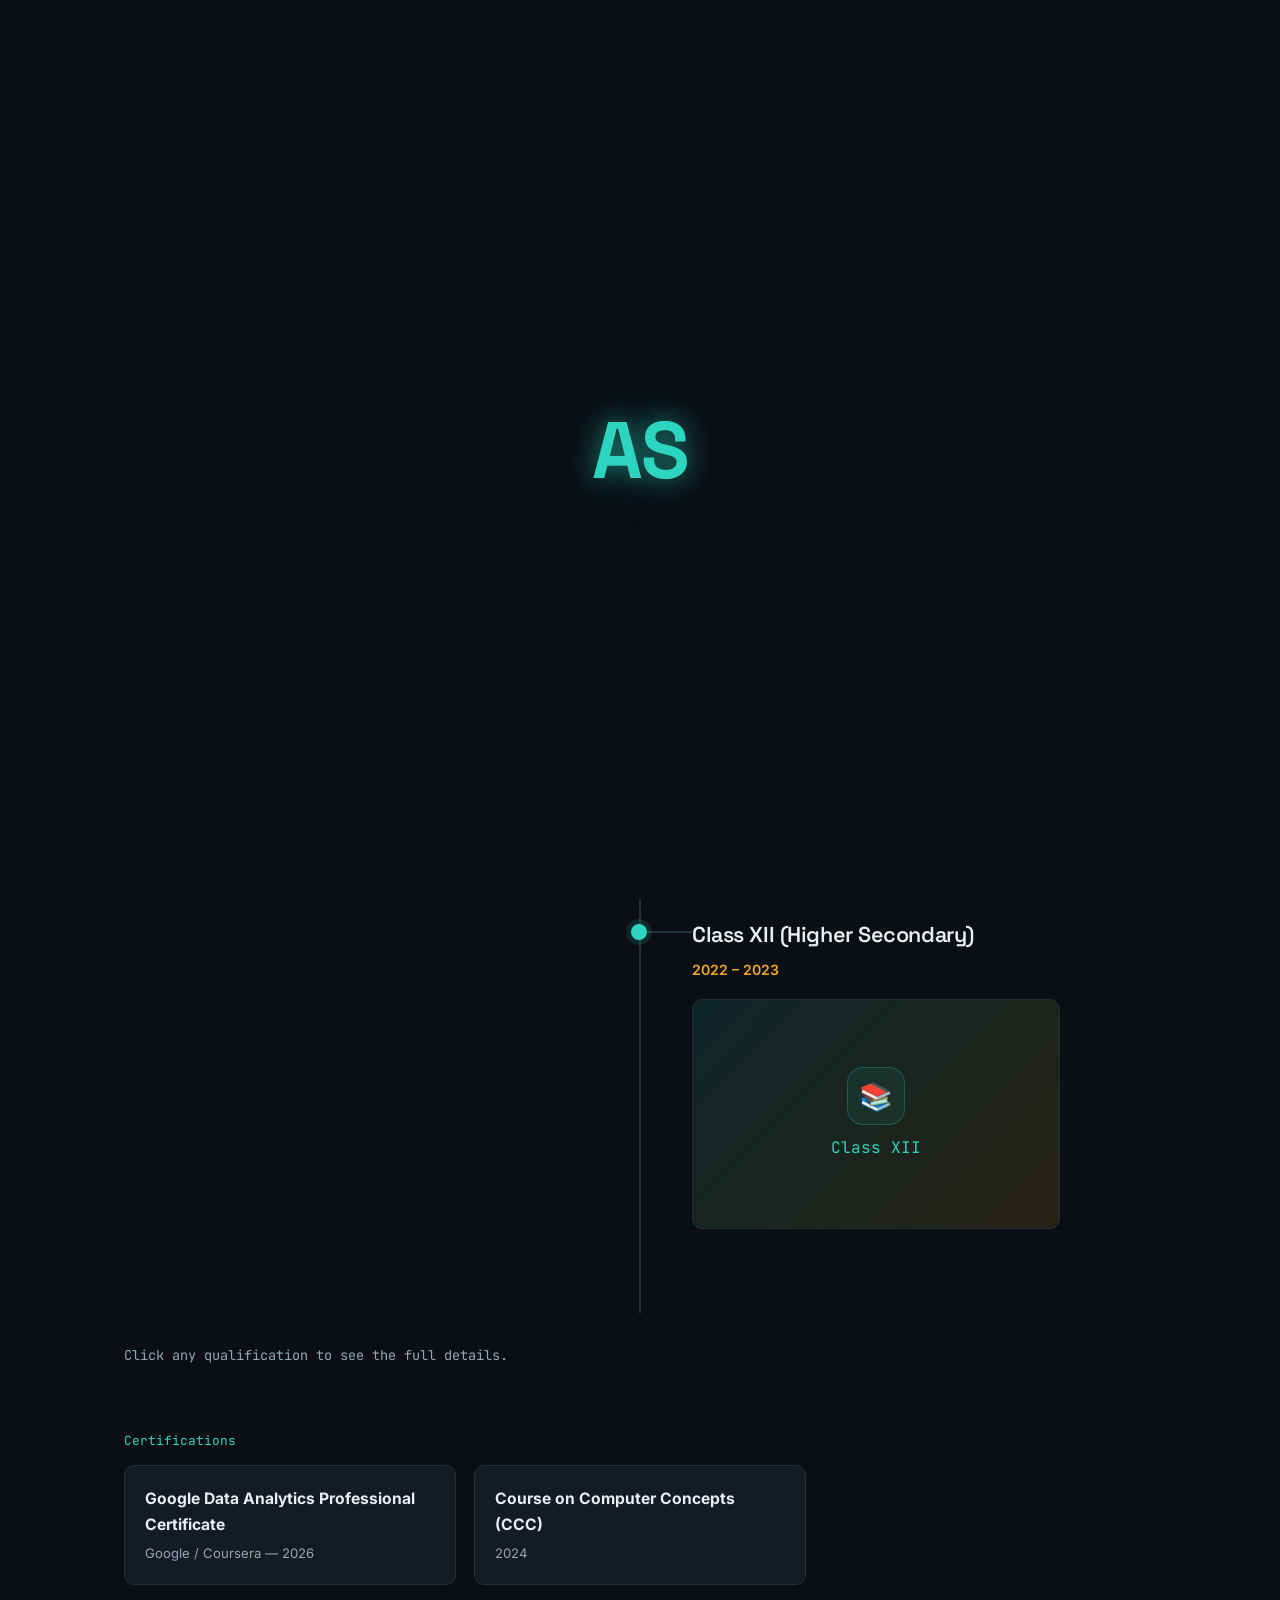
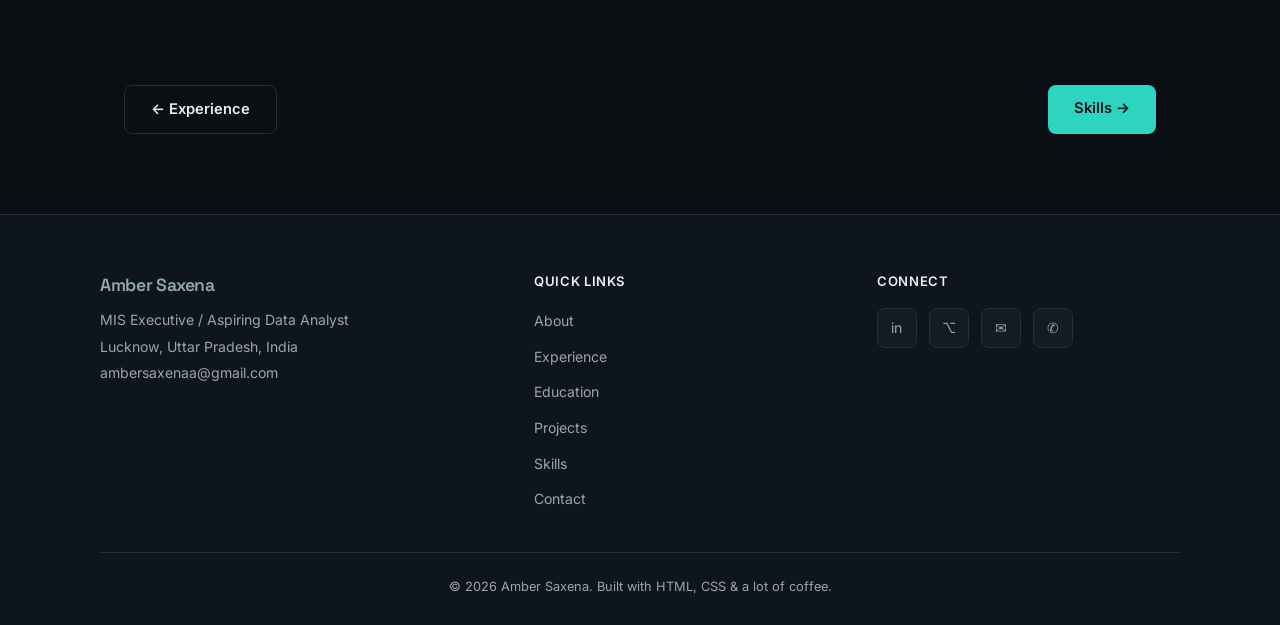
<file: education.html>
<!DOCTYPE html>
<html lang="en">
<head>
<meta charset="UTF-8">
<meta name="viewport" content="width=device-width, initial-scale=1.0">
<title>Education | Amber Saxena</title>
<link rel="preconnect" href="https://fonts.googleapis.com">
<link rel="preconnect" href="https://fonts.gstatic.com" crossorigin>
<link href="https://fonts.googleapis.com/css2?family=Space+Grotesk:wght@400;500;600;700&family=Inter:wght@400;500;600;700&family=JetBrains+Mono:wght@400;500&display=swap" rel="stylesheet">
<link rel="stylesheet" href="style.css?v=48">
</head>
<body class="page-loading">

<div class="preloader" id="preloader"><span class="preloader-logo">AS</span></div>
<script>if(sessionStorage.getItem("as_preloader_shown")){document.getElementById("preloader").classList.add("hide");}</script>

<div class="scroll-progress" id="scrollProgress"></div>
<div class="cursor-glow" id="cursorGlow"></div>
<header class="nav" id="nav">
  <a href="index.html" class="nav-logo">AS<span>.</span></a>
  <nav class="nav-links" id="navLinks">
    <a href="index.html">Home</a>
    <a href="experience.html">Experience</a>
    <a href="education.html" class="active">Education</a>
    <a href="skills.html">Skills</a>
    <a href="projects.html">Projects</a>
    <a href="index.html#contact" class="nav-cta">Let's Connect</a>
  </nav>
  <button class="nav-toggle" id="navToggle" aria-label="Toggle menu">
    <span></span><span></span><span></span>
  </button>
</header>

<section class="page-hero">
  <p class="section-eyebrow reveal-up" style="--d:0s">Academic foundation</p>
  <h1 class="reveal-up" style="--d:.1s">Education</h1>
  <p class="page-hero-desc reveal-up" style="--d:.2s">
    The coursework and academic path behind the skills on this site.
  </p>
</section>

<section class="section">
  <div class="timeline-center">

    <!-- Education 1 — LEFT -->
    <div class="timeline-center-item left reveal edu-timeline-item" data-edu="edu1" tabindex="0" role="button" aria-label="Open BCA education details">
      <div class="timeline-center-dot"></div>
      <div class="timeline-center-content">
        <h3>Bachelor of Computer Applications (BCA)</h3>
        <p class="timeline-date-big">2025 – Present</p>
        <div class="timeline-thumb-big tilt-el" data-tag="">
          <div class="education-thumb-content">
            <div class="education-icon">🎓</div>
            <span class="education-thumb-label">BCA</span>
          </div>
        </div>
      </div>
    </div>

    <!-- Education 2 — RIGHT -->
    <div class="timeline-center-item right reveal edu-timeline-item" data-edu="edu2" tabindex="0" role="button" aria-label="Open Class XII education details">
      <div class="timeline-center-dot"></div>
      <div class="timeline-center-content">
        <h3>Class XII (Higher Secondary)</h3>
        <p class="timeline-date-big">2022 – 2023</p>
        <div class="timeline-thumb-big tilt-el" data-tag="">
          <div class="education-thumb-content">
            <div class="education-icon">📚</div>
            <span class="education-thumb-label">Class XII</span>
          </div>
        </div>
      </div>
    </div>

  </div>

  <p class="projects-note">Click any qualification to see the full details.</p>

  <div class="cert-block reveal">
    <p class="stack-label">Certifications</p>
    <div class="cert-grid">
      <div class="cert-card">
        <h4>Google Data Analytics Professional Certificate</h4>
        <p>Google / Coursera — 2026</p>
      </div>
      <div class="cert-card">
        <h4>Course on Computer Concepts (CCC)</h4>
        <p>2024</p>
      </div>
    </div>
  </div>
</section>

<section class="page-nav-footer reveal">
  <a href="experience.html" class="btn btn-ghost">← Experience</a>
  <a href="skills.html" class="btn btn-primary">Skills →</a>
</section>

<footer class="footer">
  <div class="footer-grid">
    <div class="footer-brand">
      <h3>Amber Saxena</h3>
      <p>MIS Executive / Aspiring Data Analyst</p>
      <p>Lucknow, Uttar Pradesh, India</p>
      <p><a href="mailto:ambersaxenaa@gmail.com">ambersaxenaa@gmail.com</a></p>
    </div>
    <div class="footer-col">
      <h4>Quick Links</h4>
      <ul>
        <li><a href="index.html#about">About</a></li>
        <li><a href="experience.html">Experience</a></li>
        <li><a href="education.html">Education</a></li>
        <li><a href="projects.html">Projects</a></li>
        <li><a href="skills.html">Skills</a></li>
        <li><a href="index.html#contact">Contact</a></li>
      </ul>
    </div>
    <div class="footer-col">
      <h4>Connect</h4>
      <div class="footer-social">
        <a href="https://www.linkedin.com/in/amber--saxena" target="_blank" rel="noopener" class="social-btn" aria-label="LinkedIn">in</a>
        <a href="https://github.com/Amber-Saxenaa" target="_blank" rel="noopener" class="social-btn" aria-label="GitHub">⌥</a>
        <a href="https://mail.google.com/mail/?view=cm&fs=1&to=ambersaxenaa%40gmail.com&su=Portfolio%20Contact" class="social-btn" aria-label="Email" target="_blank" rel="noopener noreferrer">✉</a>
        <a href="https://wa.me/916392905853" target="_blank" rel="noopener" class="social-btn" aria-label="WhatsApp">✆</a>
      </div>
    </div>
  </div>
  <div class="footer-bottom">
    <p>© <span id="year"></span> Amber Saxena. Built with HTML, CSS &amp; a lot of coffee.</p>
  </div>
</footer>

<!-- EDUCATION DETAIL MODAL -->

<script src="script.js?v=9"></script>
<script src="card-interactions.js?v=2"></script>
<script>
/* Unified portfolio card interactions
   Makes Home, Experience, Projects and Education cards behave consistently.
*/
(() => {
  const details = {
    exp1: {
      type: 'Experience', icon: '◈', tag: 'NOW',
      title: "Dellish Baker's | MIS Executive",
      meta: 'Apr 2025 – Present',
      description: 'Current MIS role focused on turning operational data into reporting and dashboards that support day-to-day business decisions.',
      points: ['MIS reporting and recurring operational reporting workflows.', 'Working with Excel, dashboards and structured business data.', 'Translating raw information into clear, decision-ready reporting.']
    },
    exp2: {
      type: 'Experience', icon: '◈', tag: '2024',
      title: 'Know Finity | MIS Executive',
      meta: 'Aug 2024 – Apr 2025',
      description: 'MIS experience centered on reporting, data handling and building a stronger foundation in business analytics.',
      points: ['Prepared and worked with structured MIS reports.', 'Used spreadsheet-based analysis to organize operational data.', 'Built practical experience connecting data with business reporting.']
    },
    exp3: {
      type: 'Experience', icon: '◈', tag: '2024',
      title: 'Grow Enterprises | MIS Executive',
      meta: 'Nov 2024 – Dec 2024',
      description: 'A hands-on MIS experience that added practical exposure to reporting and operational data workflows.',
      points: ['Worked with business data and recurring reporting tasks.', 'Strengthened practical spreadsheet and MIS skills.', 'Gained additional exposure to real-world reporting requirements.']
    },
    edu1: {
      type: 'Education', icon: 'EDU', tag: 'BCA',
      title: 'Bachelor of Computer Applications (BCA)',
      meta: 'Amity University • 2025 – Present',
      description: 'Pursuing BCA alongside professional MIS and data analytics work, building on a foundation already applied in real reporting and dashboard projects.',
      points: ['Building a stronger foundation in programming and computer applications.', 'Developing skills that complement Excel, Power BI, SQL and Python work.', 'Applying academic learning through practical dashboards, reporting and analytics projects.']
    },
    edu2: {
      type: 'Education', icon: 'EDU', tag: 'XII',
      title: 'Class XII (Higher Secondary)',
      meta: 'Your School • 2022 – 2023',
      description: 'Completed higher secondary education and built the academic foundation that led into the current BCA and analytics journey.',
      points: ['Higher secondary academic foundation completed in 2022 – 2023.', 'Academic background as represented on the portfolio.', 'Built the foundation for continued learning in technology and data.']
    },
    proj1: {
      type: 'Project', icon: 'PRJ', tag: 'RET',
      title: 'Store Performance Analytics Dashboard', meta: 'Excel • Power BI',
      description: 'A dashboard project focused on turning store-level performance data into a clear view of business KPIs and trends.',
      points: ['Built around store performance and operational KPIs.', 'Uses Excel and Power BI for analysis and visualization.', 'Designed to make performance patterns easier to review and act on.']
    },
    proj2: {
      type: 'Project', icon: 'PRJ', tag: 'HR',
      title: 'HR Analytics Dashboard', meta: 'Excel • Power BI',
      description: 'An HR-focused dashboard concept for organizing people data into useful metrics and management views.',
      points: ['Uses Excel and Power BI for reporting and visualization.', 'Structures HR information into readable KPI views.', 'Designed to support quick comparison and trend review.']
    },
    proj3: {
      type: 'Project', icon: 'PRJ', tag: 'DASH',
      title: 'Interactive Sales Dashboard', meta: 'Power BI • DAX',
      description: 'An interactive sales reporting project using Power BI and DAX to turn sales data into dynamic business insights.',
      points: ['Built with Power BI and DAX.', 'Uses interactive reporting to explore sales performance.', 'Focuses on KPI visibility, comparisons and trend analysis.']
    },
    proj4: {
      type: 'Project', icon: 'PRJ', tag: 'ML',
      title: 'Prediction Model (Beginner ML)', meta: 'Python • Scikit-learn',
      description: 'A beginner machine-learning project using Python and Scikit-learn to explore predictive modeling.',
      points: ['Uses Python for data preparation and modeling.', 'Introduces a practical Scikit-learn workflow.', 'Designed as an entry point into applied machine learning.']
    },
    proj5: {
      type: 'Project', icon: 'PRJ', tag: 'TS',
      title: 'Time Series Forecasting', meta: 'Tools to be added',
      description: 'A planned project slot for a forecasting workflow using time-based data.',
      points: ['Project slot is already part of the portfolio structure.', 'Tools and final implementation can be added as the project is built.', 'Intended to demonstrate forecasting and trend analysis.']
    },
    proj6: {
      type: 'Project', icon: 'PRJ', tag: 'SEG',
      title: 'Customer Segmentation', meta: 'Tools to be added',
      description: 'A planned analytics project for grouping customers into meaningful segments based on their data.',
      points: ['Project slot is already part of the portfolio structure.', 'Tools and final implementation can be added later.', 'Intended to demonstrate customer analytics and segmentation.']
    },
    proj7: {
      type: 'Project', icon: 'PRJ', tag: 'ETL',
      title: 'Web Scraping / ETL Pipeline', meta: 'Tools to be added',
      description: 'A planned data-engineering style project for collecting, transforming and preparing data for analysis.',
      points: ['Project slot is already part of the portfolio structure.', 'Tools and final implementation can be added later.', 'Intended to demonstrate practical ETL and data preparation.']
    }
  };

  const cards = document.querySelectorAll('.carousel-card[data-exp], .carousel-card[data-proj], .carousel-card[data-edu], .timeline-center-item[data-exp], .timeline-center-item[data-proj], .edu-timeline-item[data-edu]');
  if (!cards.length) return;

  // Prevent the older generic modal from leaving a second overlay behind our unified modal.
  const closeLegacyModal = () => {
    const legacy = document.getElementById('detailModal');
    if (legacy) {
      legacy.classList.remove('open');
      legacy.setAttribute('aria-hidden', 'true');
    }
  };

  let modal = document.getElementById('portfolioDetailModal');
  if (!modal) {
    modal = document.createElement('div');
    modal.className = 'portfolio-detail-modal';
    modal.id = 'portfolioDetailModal';
    modal.setAttribute('aria-hidden', 'true');
    modal.innerHTML = `
      <div class="portfolio-detail-inner" role="dialog" aria-modal="true" aria-labelledby="portfolioDetailTitle">
        <button class="portfolio-detail-back" type="button" aria-label="Close details">← Back</button>
        <div class="portfolio-detail-grid">
          <div class="portfolio-detail-visual" id="portfolioDetailVisual"></div>
          <div class="portfolio-detail-copy">
            <span class="portfolio-detail-type" id="portfolioDetailType"></span>
            <h2 id="portfolioDetailTitle"></h2>
            <p class="portfolio-detail-meta" id="portfolioDetailMeta"></p>
            <p class="portfolio-detail-description" id="portfolioDetailDescription"></p>
            <ul class="portfolio-detail-list" id="portfolioDetailList"></ul>
          </div>
        </div>
      </div>`;
    document.body.appendChild(modal);
  }

  const back = modal.querySelector('.portfolio-detail-back');
  const visual = modal.querySelector('#portfolioDetailVisual');
  const type = modal.querySelector('#portfolioDetailType');
  const title = modal.querySelector('#portfolioDetailTitle');
  const meta = modal.querySelector('#portfolioDetailMeta');
  const desc = modal.querySelector('#portfolioDetailDescription');
  const list = modal.querySelector('#portfolioDetailList');
  let timers = [];
  let previousFocus = null;

  const stopTyping = () => { timers.forEach(clearTimeout); timers = []; };
  const typeText = (el, text, speed, delay) => {
    const token = document.createElement('span');
    const caret = document.createElement('span');
    token.className = 'portfolio-typewriter';
    caret.className = 'portfolio-caret';
    el.innerHTML = '';
    el.append(token, caret);
    let i = 0;
    const run = () => {
      token.textContent = text.slice(0, i++);
      if (i <= text.length) timers.push(setTimeout(run, speed));
      else caret.remove();
    };
    timers.push(setTimeout(run, delay));
  };

  const open = (key, card) => {
    const d = details[key];
    if (!d) return;
    closeLegacyModal();
    previousFocus = card || document.activeElement;
    stopTyping();
    type.textContent = d.type;
    visual.innerHTML = `<span class="portfolio-detail-icon">${d.icon}</span><span class="portfolio-detail-tag">${d.tag}</span>`;
    list.innerHTML = '';
    modal.classList.add('open');
    modal.setAttribute('aria-hidden', 'false');
    document.body.style.overflow = 'hidden';

    typeText(title, d.title, 24, 90);
    typeText(meta, d.meta, 17, 600);
    typeText(desc, d.description, 10, 980);

    d.points.forEach((point, i) => {
      const li = document.createElement('li');
      li.textContent = point;
      li.style.opacity = '0';
      li.style.transform = 'translateY(8px)';
      list.appendChild(li);
      timers.push(setTimeout(() => {
        li.style.opacity = '1';
        li.style.transform = 'translateY(0)';
      }, 1450 + i * 220));
    });
    setTimeout(() => back.focus(), 80);
  };

  const close = () => {
    modal.classList.remove('open');
    modal.setAttribute('aria-hidden', 'true');
    document.body.style.overflow = '';
    stopTyping();
    if (previousFocus && typeof previousFocus.focus === 'function') previousFocus.focus();
  };

  cards.forEach(card => {
    const key = card.dataset.exp || card.dataset.proj || card.dataset.edu;
    card.classList.add('portfolio-clickable');
    card.setAttribute('aria-label', `Open ${details[key]?.title || 'details'}`);
    card.addEventListener('click', e => { e.preventDefault(); e.stopPropagation(); open(key, card); });
    card.addEventListener('keydown', e => {
      if (e.key === 'Enter' || e.key === ' ') {
        e.preventDefault();
        e.stopPropagation();
        open(key, card);
      }
    });
  });

  back.addEventListener('click', close);
  modal.addEventListener('click', e => { if (e.target === modal) close(); });
  document.addEventListener('keydown', e => { if (e.key === 'Escape' && modal.classList.contains('open')) close(); });
})();

</script>
  <script src="drag-swipe.js?v=2"></script>
</body>
</html>
</file>
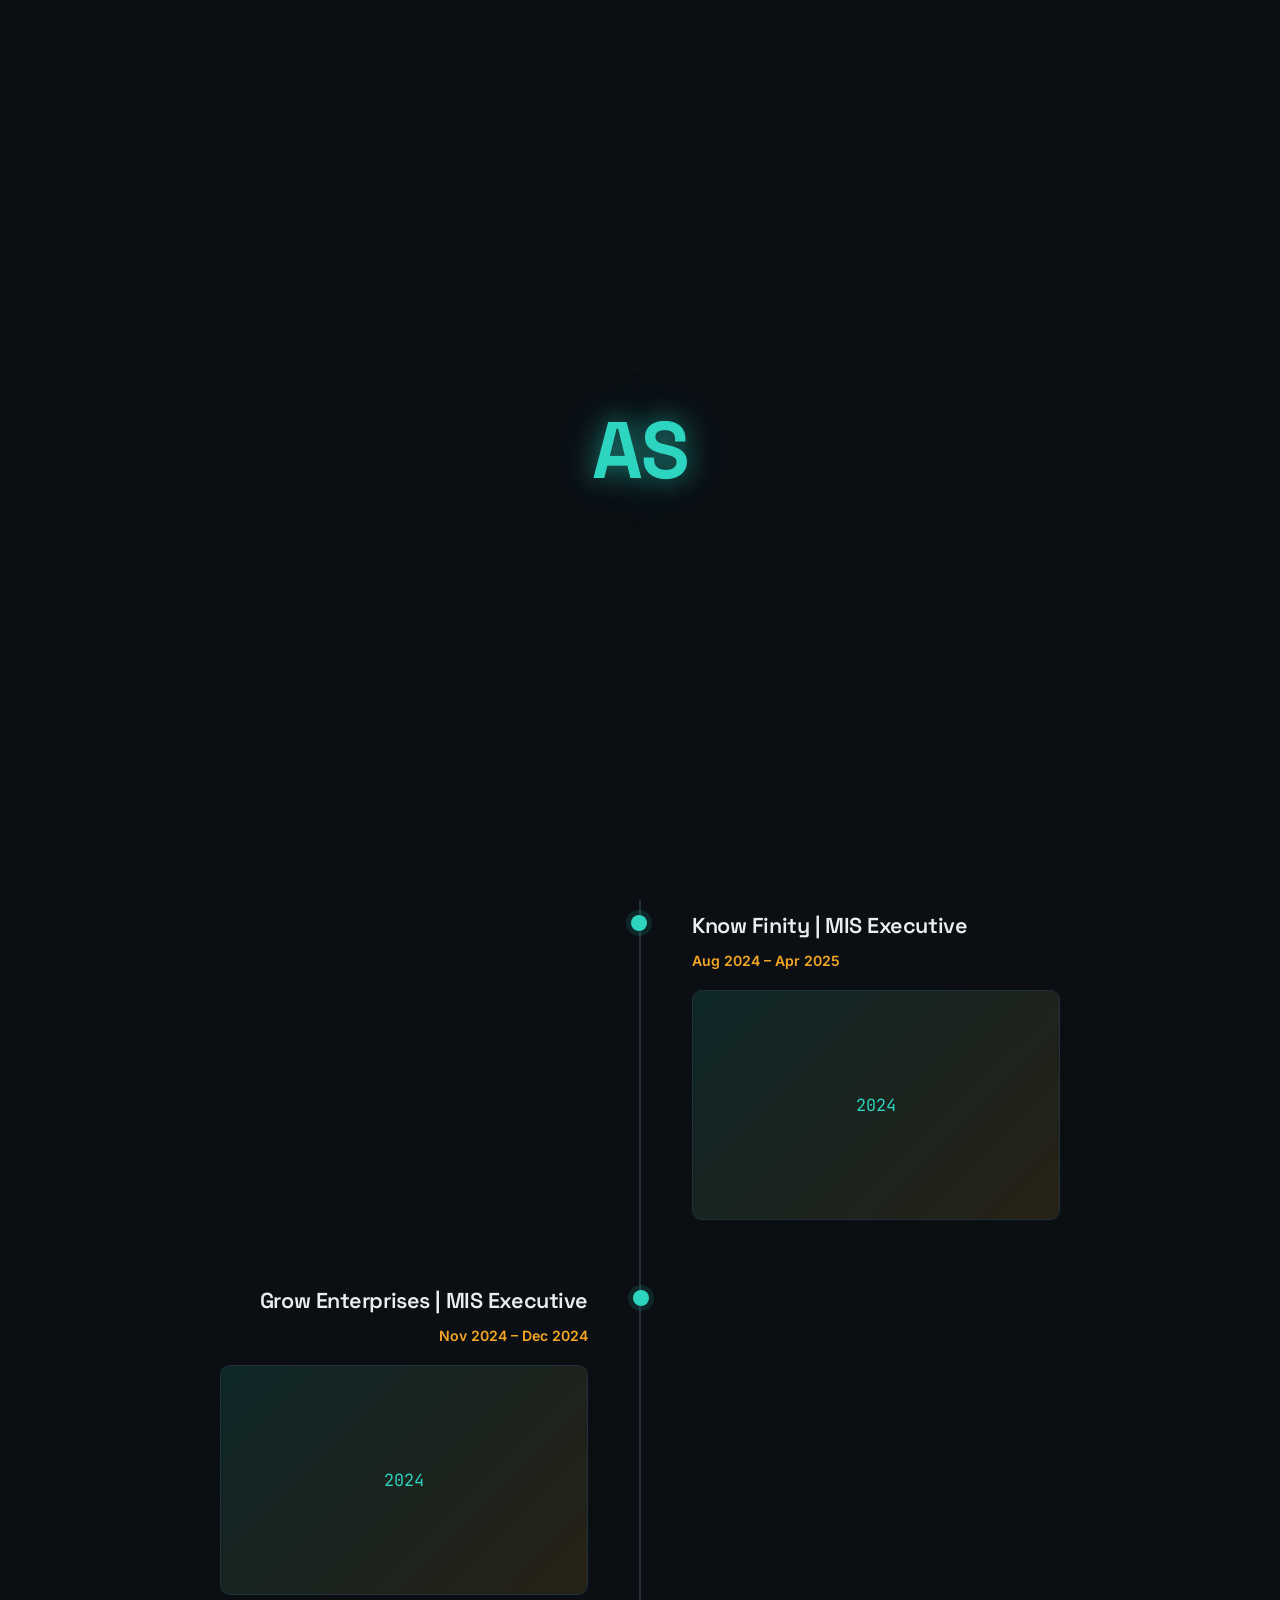
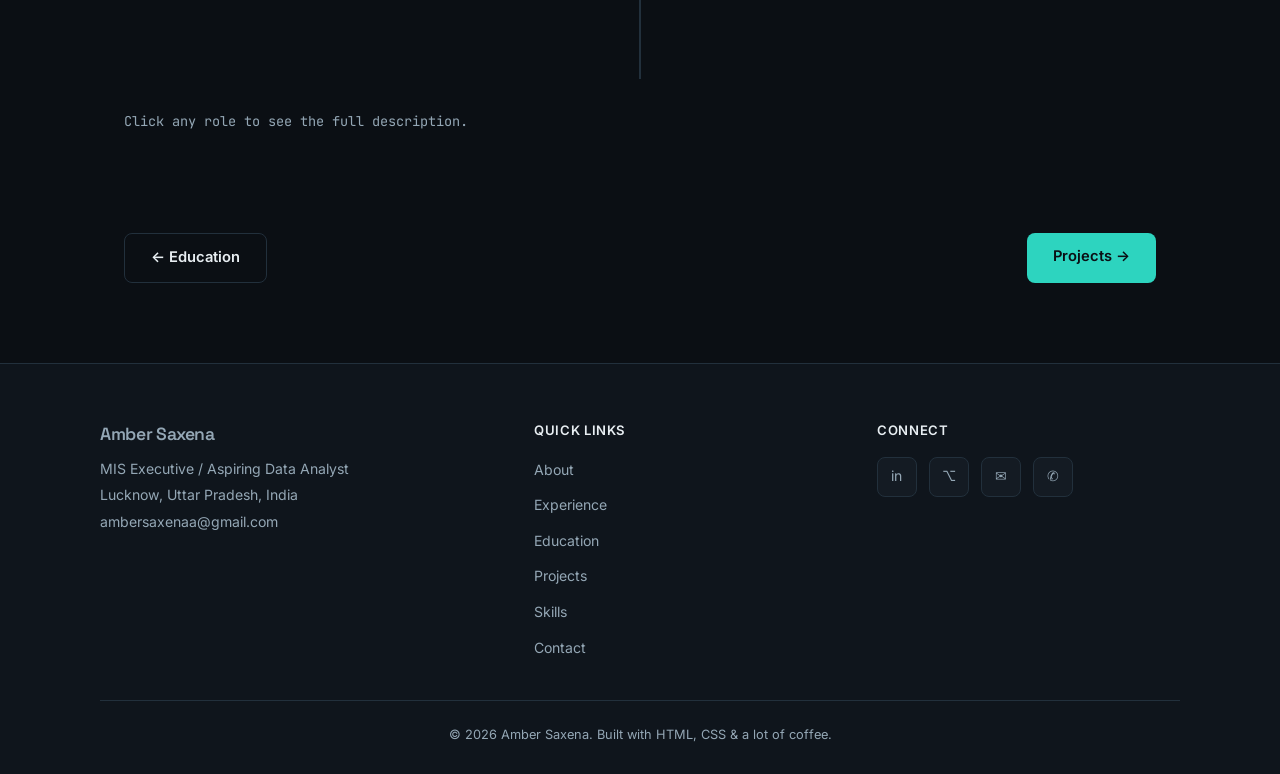
<file: experience.html>
<!DOCTYPE html>
<html lang="en">
<head>
<meta charset="UTF-8">
<meta name="viewport" content="width=device-width, initial-scale=1.0">
<title>Experience | Amber Saxena</title>
<link rel="preconnect" href="https://fonts.googleapis.com">
<link rel="preconnect" href="https://fonts.gstatic.com" crossorigin>
<link href="https://fonts.googleapis.com/css2?family=Space+Grotesk:wght@400;500;600;700&family=Inter:wght@400;500;600;700&family=JetBrains+Mono:wght@400;500&display=swap" rel="stylesheet">
<link rel="stylesheet" href="style.css?v=50">
<style>
</style>
</head>
<body class="page-loading">

<div class="preloader" id="preloader"><span class="preloader-logo">AS</span></div>
<script>if(sessionStorage.getItem("as_preloader_shown")){document.getElementById("preloader").classList.add("hide");}</script>

<div class="scroll-progress" id="scrollProgress"></div>



<div class="cursor-glow" id="cursorGlow"></div>
<header class="nav" id="nav">
  <a href="index.html" class="nav-logo">AS<span>.</span></a>
  <nav class="nav-links" id="navLinks">
    <a href="index.html">Home</a>
    <a href="experience.html" class="active">Experience</a>
    <a href="education.html">Education</a>
    <a href="skills.html">Skills</a>
    <a href="projects.html">Projects</a>
    <a href="index.html#contact" class="nav-cta">Let's Connect</a>
  </nav>
  <button class="nav-toggle" id="navToggle" aria-label="Toggle menu">
    <span></span><span></span><span></span>
  </button>
</header>

<section class="page-hero">
  <p class="section-eyebrow reveal-up" style="--d:0s">Where I've applied what I'm learning</p>
  <h1 class="reveal-up" style="--d:.1s">Experience</h1>
  <p class="page-hero-desc reveal-up" style="--d:.2s">
    Internships, freelance work, and hands-on projects that took me past tutorials
    and into real data.
  </p>
</section>

<section class="section timeline-section">
<div class="timeline-center">
    <div class="timeline-center-item left reveal" data-exp="exp1" tabindex="0" role="button">
      <div class="timeline-center-dot"></div>
      <div class="timeline-center-content">
        <h3>Dellish Baker's | MIS Executive</h3>
        <p class="timeline-date-big">Apr 2025 – Present</p>
        <div class="timeline-thumb-big tilt-el" data-tag="Now"></div>
      </div>
    </div>

    <div class="timeline-center-item right reveal" data-exp="exp2" tabindex="0" role="button">
      <div class="timeline-center-dot"></div>
      <div class="timeline-center-content">
        <h3>Know Finity | MIS Executive</h3>
        <p class="timeline-date-big">Aug 2024 – Apr 2025</p>
        <div class="timeline-thumb-big tilt-el" data-tag="2024"></div>
      </div>
    </div>

    <div class="timeline-center-item left reveal" data-exp="exp3" tabindex="0" role="button">
      <div class="timeline-center-dot"></div>
      <div class="timeline-center-content">
        <h3>Grow Enterprises | MIS Executive</h3>
        <p class="timeline-date-big">Nov 2024 – Dec 2024</p>
        <div class="timeline-thumb-big tilt-el" data-tag="2024"></div>
      </div>
    </div>
  </div>
  <p class="projects-note">Click any role to see the full description.</p>
</section>

<section class="page-nav-footer reveal">
  <a href="education.html" class="btn btn-ghost">← Education</a>
  <a href="projects.html" class="btn btn-primary">Projects →</a>
</section>

<div class="image-lightbox" id="imageLightbox" aria-hidden="true">
  <div class="image-lightbox-inner" id="lightboxInner"></div>
</div>

<div class="detail-modal" id="detailModal">
  <div class="detail-modal-inner">
    <button class="detail-back" id="detailBack">← Back</button>
    <div class="detail-content" id="detailContent"></div>
  </div>
</div>

<footer class="footer">
  <div class="footer-grid">
    <div class="footer-brand">
      <h3>Amber Saxena</h3>
      <p>MIS Executive / Aspiring Data Analyst</p>
      <p>Lucknow, Uttar Pradesh, India</p>
      <p><a href="mailto:ambersaxenaa@gmail.com">ambersaxenaa@gmail.com</a></p>
    </div>
    <div class="footer-col">
      <h4>Quick Links</h4>
      <ul>
        <li><a href="index.html#about">About</a></li>
        <li><a href="experience.html">Experience</a></li>
        <li><a href="education.html">Education</a></li>
        <li><a href="projects.html">Projects</a></li>
        <li><a href="skills.html">Skills</a></li>
        <li><a href="index.html#contact">Contact</a></li>
      </ul>
    </div>
    <div class="footer-col">
      <h4>Connect</h4>
      <div class="footer-social">
        <a href="https://www.linkedin.com/in/amber--saxena" target="_blank" rel="noopener" class="social-btn" aria-label="LinkedIn">in</a>
        <a href="https://github.com/Amber-Saxenaa" target="_blank" rel="noopener" class="social-btn" aria-label="GitHub">⌥</a>
        <a href="https://mail.google.com/mail/?view=cm&fs=1&to=ambersaxenaa%40gmail.com&su=Portfolio%20Contact" class="social-btn" aria-label="Email" target="_blank" rel="noopener noreferrer">✉</a>
        <a href="https://wa.me/916392905853" target="_blank" rel="noopener" class="social-btn" aria-label="WhatsApp">✆</a>
      </div>
    </div>
  </div>
  <div class="footer-bottom">
    <p>© <span id="year"></span> Amber Saxena. Built with HTML, CSS &amp; a lot of coffee.</p>
  </div>
</footer>

<script src="script.js?v=9"></script>
<script src="card-interactions.js?v=2"></script>
<script>
/* Unified portfolio card interactions
   Makes Home, Experience, Projects and Education cards behave consistently.
*/
(() => {
  const details = {
    exp1: {
      type: 'Experience', icon: '◈', tag: 'NOW',
      title: "Dellish Baker's | MIS Executive",
      meta: 'Apr 2025 – Present',
      description: 'Current MIS role focused on turning operational data into reporting and dashboards that support day-to-day business decisions.',
      points: ['MIS reporting and recurring operational reporting workflows.', 'Working with Excel, dashboards and structured business data.', 'Translating raw information into clear, decision-ready reporting.']
    },
    exp2: {
      type: 'Experience', icon: '◈', tag: '2024',
      title: 'Know Finity | MIS Executive',
      meta: 'Aug 2024 – Apr 2025',
      description: 'MIS experience centered on reporting, data handling and building a stronger foundation in business analytics.',
      points: ['Prepared and worked with structured MIS reports.', 'Used spreadsheet-based analysis to organize operational data.', 'Built practical experience connecting data with business reporting.']
    },
    exp3: {
      type: 'Experience', icon: '◈', tag: '2024',
      title: 'Grow Enterprises | MIS Executive',
      meta: 'Nov 2024 – Dec 2024',
      description: 'A hands-on MIS experience that added practical exposure to reporting and operational data workflows.',
      points: ['Worked with business data and recurring reporting tasks.', 'Strengthened practical spreadsheet and MIS skills.', 'Gained additional exposure to real-world reporting requirements.']
    },
    edu1: {
      type: 'Education', icon: 'EDU', tag: 'BCA',
      title: 'Bachelor of Computer Applications (BCA)',
      meta: 'Amity University • 2025 – Present',
      description: 'Pursuing BCA alongside professional MIS and data analytics work, building on a foundation already applied in real reporting and dashboard projects.',
      points: ['Building a stronger foundation in programming and computer applications.', 'Developing skills that complement Excel, Power BI, SQL and Python work.', 'Applying academic learning through practical dashboards, reporting and analytics projects.']
    },
    edu2: {
      type: 'Education', icon: 'EDU', tag: 'XII',
      title: 'Class XII (Higher Secondary)',
      meta: 'Your School • 2022 – 2023',
      description: 'Completed higher secondary education and built the academic foundation that led into the current BCA and analytics journey.',
      points: ['Higher secondary academic foundation completed in 2022 – 2023.', 'Academic background as represented on the portfolio.', 'Built the foundation for continued learning in technology and data.']
    },
    proj1: {
      type: 'Project', icon: 'PRJ', tag: 'RET',
      title: 'Store Performance Analytics Dashboard', meta: 'Excel • Power BI',
      description: 'A dashboard project focused on turning store-level performance data into a clear view of business KPIs and trends.',
      points: ['Built around store performance and operational KPIs.', 'Uses Excel and Power BI for analysis and visualization.', 'Designed to make performance patterns easier to review and act on.']
    },
    proj2: {
      type: 'Project', icon: 'PRJ', tag: 'HR',
      title: 'HR Analytics Dashboard', meta: 'Excel • Power BI',
      description: 'An HR-focused dashboard concept for organizing people data into useful metrics and management views.',
      points: ['Uses Excel and Power BI for reporting and visualization.', 'Structures HR information into readable KPI views.', 'Designed to support quick comparison and trend review.']
    },
    proj3: {
      type: 'Project', icon: 'PRJ', tag: 'DASH',
      title: 'Interactive Sales Dashboard', meta: 'Power BI • DAX',
      description: 'An interactive sales reporting project using Power BI and DAX to turn sales data into dynamic business insights.',
      points: ['Built with Power BI and DAX.', 'Uses interactive reporting to explore sales performance.', 'Focuses on KPI visibility, comparisons and trend analysis.']
    },
    proj4: {
      type: 'Project', icon: 'PRJ', tag: 'ML',
      title: 'Prediction Model (Beginner ML)', meta: 'Python • Scikit-learn',
      description: 'A beginner machine-learning project using Python and Scikit-learn to explore predictive modeling.',
      points: ['Uses Python for data preparation and modeling.', 'Introduces a practical Scikit-learn workflow.', 'Designed as an entry point into applied machine learning.']
    },
    proj5: {
      type: 'Project', icon: 'PRJ', tag: 'TS',
      title: 'Time Series Forecasting', meta: 'Tools to be added',
      description: 'A planned project slot for a forecasting workflow using time-based data.',
      points: ['Project slot is already part of the portfolio structure.', 'Tools and final implementation can be added as the project is built.', 'Intended to demonstrate forecasting and trend analysis.']
    },
    proj6: {
      type: 'Project', icon: 'PRJ', tag: 'SEG',
      title: 'Customer Segmentation', meta: 'Tools to be added',
      description: 'A planned analytics project for grouping customers into meaningful segments based on their data.',
      points: ['Project slot is already part of the portfolio structure.', 'Tools and final implementation can be added later.', 'Intended to demonstrate customer analytics and segmentation.']
    },
    proj7: {
      type: 'Project', icon: 'PRJ', tag: 'ETL',
      title: 'Web Scraping / ETL Pipeline', meta: 'Tools to be added',
      description: 'A planned data-engineering style project for collecting, transforming and preparing data for analysis.',
      points: ['Project slot is already part of the portfolio structure.', 'Tools and final implementation can be added later.', 'Intended to demonstrate practical ETL and data preparation.']
    }
  };

  const cards = document.querySelectorAll('.carousel-card[data-exp], .carousel-card[data-proj], .carousel-card[data-edu], .timeline-center-item[data-exp], .timeline-center-item[data-proj], .edu-timeline-item[data-edu]');
  if (!cards.length) return;

  // Prevent the older generic modal from leaving a second overlay behind our unified modal.
  const closeLegacyModal = () => {
    const legacy = document.getElementById('detailModal');
    if (legacy) {
      legacy.classList.remove('open');
      legacy.setAttribute('aria-hidden', 'true');
    }
  };

  let modal = document.getElementById('portfolioDetailModal');
  if (!modal) {
    modal = document.createElement('div');
    modal.className = 'portfolio-detail-modal';
    modal.id = 'portfolioDetailModal';
    modal.setAttribute('aria-hidden', 'true');
    modal.innerHTML = `
      <div class="portfolio-detail-inner" role="dialog" aria-modal="true" aria-labelledby="portfolioDetailTitle">
        <button class="portfolio-detail-back" type="button" aria-label="Close details">← Back</button>
        <div class="portfolio-detail-grid">
          <div class="portfolio-detail-visual" id="portfolioDetailVisual"></div>
          <div class="portfolio-detail-copy">
            <span class="portfolio-detail-type" id="portfolioDetailType"></span>
            <h2 id="portfolioDetailTitle"></h2>
            <p class="portfolio-detail-meta" id="portfolioDetailMeta"></p>
            <p class="portfolio-detail-description" id="portfolioDetailDescription"></p>
            <ul class="portfolio-detail-list" id="portfolioDetailList"></ul>
          </div>
        </div>
      </div>`;
    document.body.appendChild(modal);
  }

  const back = modal.querySelector('.portfolio-detail-back');
  const visual = modal.querySelector('#portfolioDetailVisual');
  const type = modal.querySelector('#portfolioDetailType');
  const title = modal.querySelector('#portfolioDetailTitle');
  const meta = modal.querySelector('#portfolioDetailMeta');
  const desc = modal.querySelector('#portfolioDetailDescription');
  const list = modal.querySelector('#portfolioDetailList');
  let timers = [];
  let previousFocus = null;

  const stopTyping = () => { timers.forEach(clearTimeout); timers = []; };
  const typeText = (el, text, speed, delay) => {
    const token = document.createElement('span');
    const caret = document.createElement('span');
    token.className = 'portfolio-typewriter';
    caret.className = 'portfolio-caret';
    el.innerHTML = '';
    el.append(token, caret);
    let i = 0;
    const run = () => {
      token.textContent = text.slice(0, i++);
      if (i <= text.length) timers.push(setTimeout(run, speed));
      else caret.remove();
    };
    timers.push(setTimeout(run, delay));
  };

  const open = (key, card) => {
    const d = details[key];
    if (!d) return;
    closeLegacyModal();
    previousFocus = card || document.activeElement;
    stopTyping();
    type.textContent = d.type;
    visual.innerHTML = `<span class="portfolio-detail-icon">${d.icon}</span><span class="portfolio-detail-tag">${d.tag}</span>`;
    list.innerHTML = '';
    modal.classList.add('open');
    modal.setAttribute('aria-hidden', 'false');
    document.body.style.overflow = 'hidden';

    typeText(title, d.title, 24, 90);
    typeText(meta, d.meta, 17, 600);
    typeText(desc, d.description, 10, 980);

    d.points.forEach((point, i) => {
      const li = document.createElement('li');
      li.textContent = point;
      li.style.opacity = '0';
      li.style.transform = 'translateY(8px)';
      list.appendChild(li);
      timers.push(setTimeout(() => {
        li.style.opacity = '1';
        li.style.transform = 'translateY(0)';
      }, 1450 + i * 220));
    });
    setTimeout(() => back.focus(), 80);
  };

  const close = () => {
    modal.classList.remove('open');
    modal.setAttribute('aria-hidden', 'true');
    document.body.style.overflow = '';
    stopTyping();
    if (previousFocus && typeof previousFocus.focus === 'function') previousFocus.focus();
  };

  cards.forEach(card => {
    const key = card.dataset.exp || card.dataset.proj || card.dataset.edu;
    card.classList.add('portfolio-clickable');
    card.setAttribute('aria-label', `Open ${details[key]?.title || 'details'}`);
    card.addEventListener('click', e => { e.preventDefault(); e.stopPropagation(); open(key, card); });
    card.addEventListener('keydown', e => {
      if (e.key === 'Enter' || e.key === ' ') {
        e.preventDefault();
        e.stopPropagation();
        open(key, card);
      }
    });
  });

  back.addEventListener('click', close);
  modal.addEventListener('click', e => { if (e.target === modal) close(); });
  document.addEventListener('keydown', e => { if (e.key === 'Escape' && modal.classList.contains('open')) close(); });
})();

</script>
  <script src="drag-swipe.js?v=2"></script>

<script>
</script>
</body>
</html>
</file>
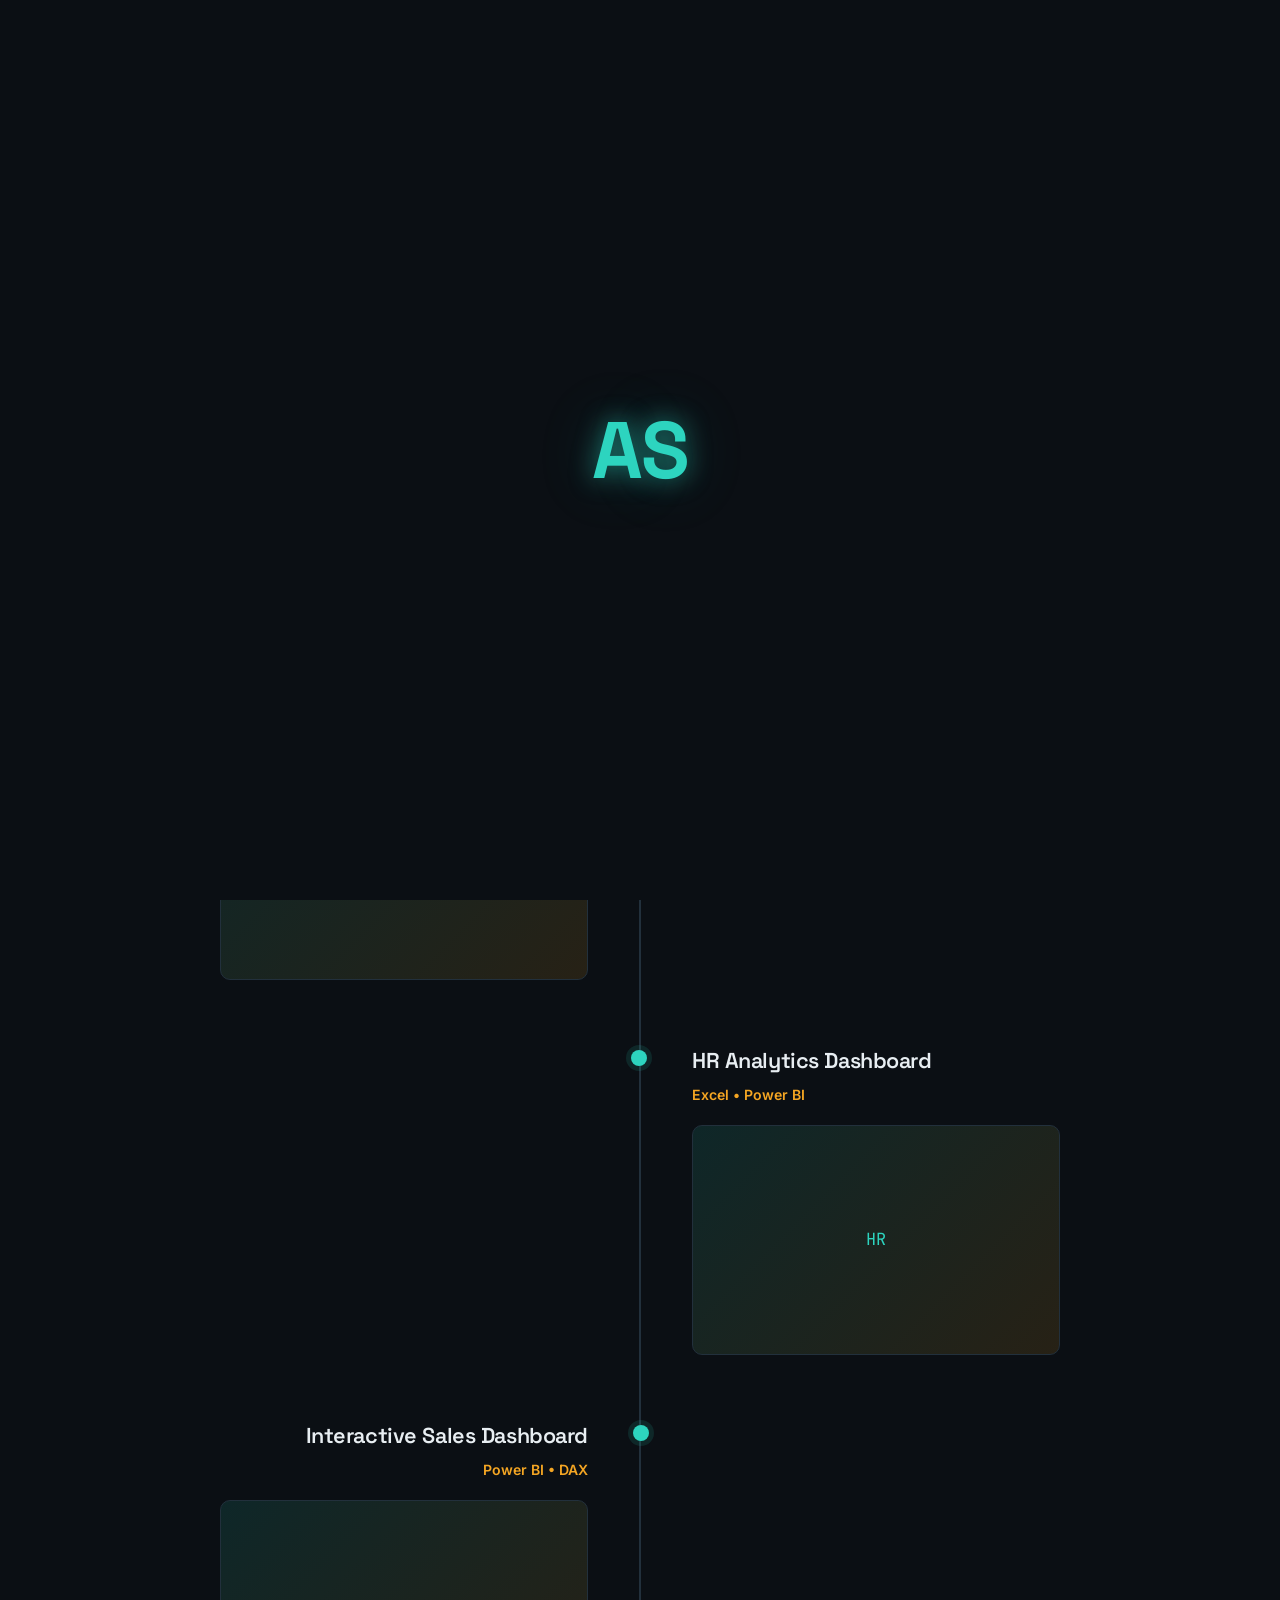
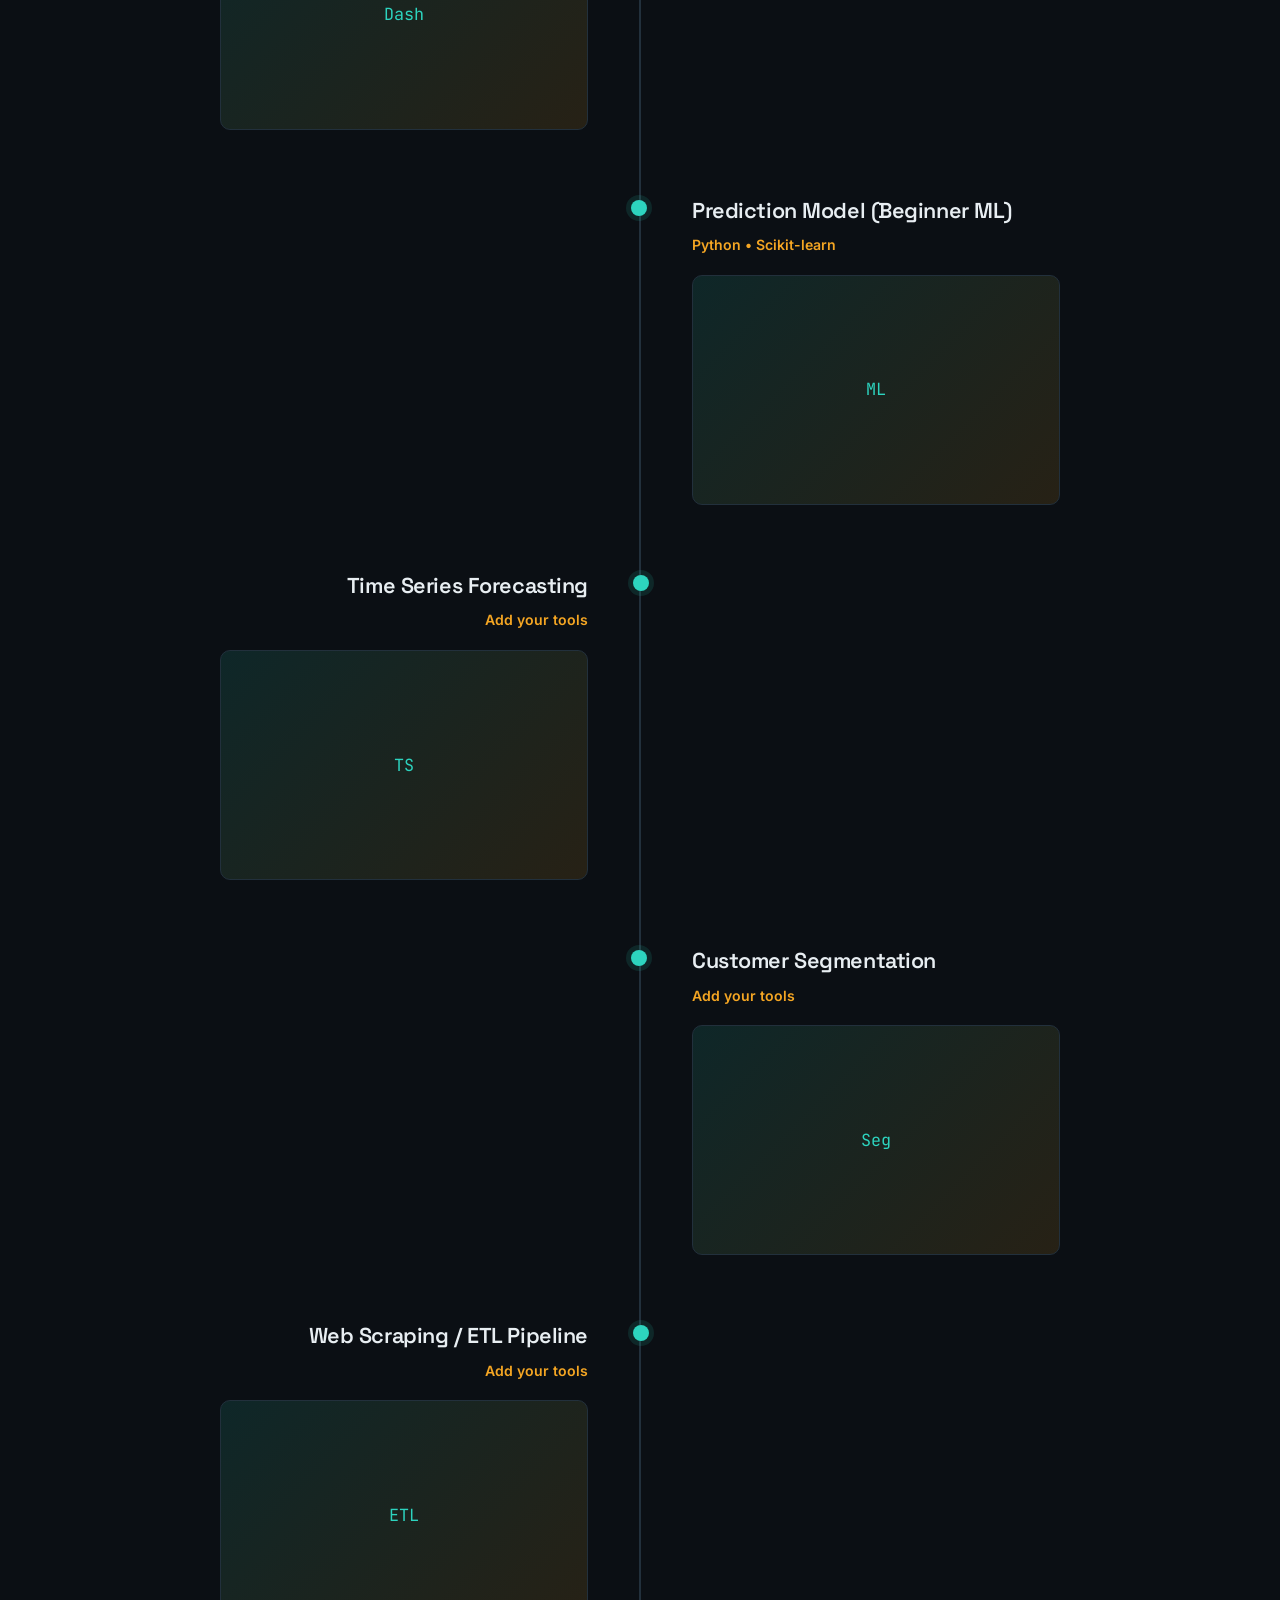
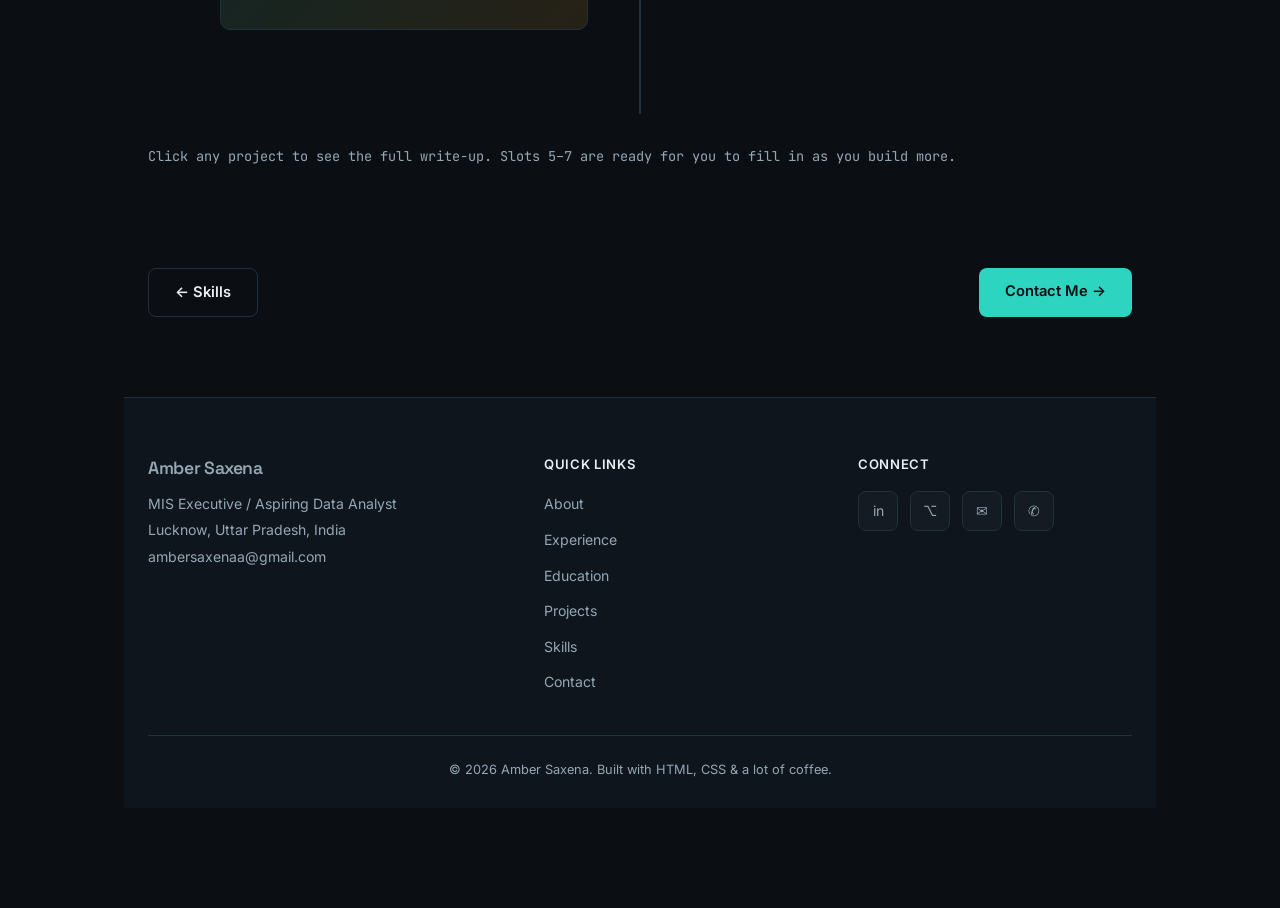
<file: projects.html>
<!DOCTYPE html>
<html lang="en">
<head>
<meta charset="UTF-8">
<meta name="viewport" content="width=device-width, initial-scale=1.0">
<title>Projects | Amber Saxena</title>
<link rel="preconnect" href="https://fonts.googleapis.com">
<link rel="preconnect" href="https://fonts.gstatic.com" crossorigin>
<link href="https://fonts.googleapis.com/css2?family=Space+Grotesk:wght@400;500;600;700&family=Inter:wght@400;500;600;700&family=JetBrains+Mono:wght@400;500&display=swap" rel="stylesheet">
<link rel="stylesheet" href="style.css?v=50">
</head>
<body class="page-loading">

<div class="preloader" id="preloader"><span class="preloader-logo">AS</span></div>
<script>if(sessionStorage.getItem("as_preloader_shown")){document.getElementById("preloader").classList.add("hide");}</script>

<div class="scroll-progress" id="scrollProgress"></div>
<div class="cursor-glow" id="cursorGlow"></div>
<header class="nav" id="nav">
  <a href="index.html" class="nav-logo">AS<span>.</span></a>
  <nav class="nav-links" id="navLinks">
    <a href="index.html">Home</a>
    <a href="experience.html">Experience</a>
    <a href="education.html">Education</a>
    <a href="skills.html">Skills</a>
    <a href="projects.html" class="active">Projects</a>
    <a href="index.html#contact" class="nav-cta">Let's Connect</a>
  </nav>
  <button class="nav-toggle" id="navToggle" aria-label="Toggle menu">
    <span></span><span></span><span></span>
  </button>
</header>

<section class="page-hero">
  <p class="section-eyebrow reveal-up" style="--d:0s">Things I've actually built</p>
  <h1 class="reveal-up" style="--d:.1s">Projects</h1>
  <p class="page-hero-desc reveal-up" style="--d:.2s">
    Start simple, add complexity as you grow — an EDA project, a SQL case study,
    a dashboard, and eventually a beginner ML model.
  </p>
</section>

<section class="section">
<section class="section">
  <div class="timeline-center">
    <div class="timeline-center-item left reveal" data-proj="proj1" tabindex="0" role="button">
      <div class="timeline-center-dot"></div>
      <div class="timeline-center-content">
        <h3>Store Performance Analytics Dashboard</h3>
        <p class="timeline-date-big">Excel • Power BI</p>
        <div class="timeline-thumb-big tilt-el" data-tag="Ret"></div>
      </div>
    </div>

    <div class="timeline-center-item right reveal" data-proj="proj2" tabindex="0" role="button">
      <div class="timeline-center-dot"></div>
      <div class="timeline-center-content">
        <h3>HR Analytics Dashboard</h3>
        <p class="timeline-date-big">Excel • Power BI</p>
        <div class="timeline-thumb-big tilt-el" data-tag="HR"></div>
      </div>
    </div>

    <div class="timeline-center-item left reveal" data-proj="proj3" tabindex="0" role="button">
      <div class="timeline-center-dot"></div>
      <div class="timeline-center-content">
        <h3>Interactive Sales Dashboard</h3>
        <p class="timeline-date-big">Power BI • DAX</p>
        <div class="timeline-thumb-big tilt-el" data-tag="Dash"></div>
      </div>
    </div>

    <div class="timeline-center-item right reveal" data-proj="proj4" tabindex="0" role="button">
      <div class="timeline-center-dot"></div>
      <div class="timeline-center-content">
        <h3>Prediction Model (Beginner ML)</h3>
        <p class="timeline-date-big">Python • Scikit-learn</p>
        <div class="timeline-thumb-big tilt-el" data-tag="ML"></div>
      </div>
    </div>

    <div class="timeline-center-item left reveal" data-proj="proj5" tabindex="0" role="button">
      <div class="timeline-center-dot"></div>
      <div class="timeline-center-content">
        <h3>Time Series Forecasting</h3>
        <p class="timeline-date-big">Add your tools</p>
        <div class="timeline-thumb-big tilt-el" data-tag="TS"></div>
      </div>
    </div>

    <div class="timeline-center-item right reveal" data-proj="proj6" tabindex="0" role="button">
      <div class="timeline-center-dot"></div>
      <div class="timeline-center-content">
        <h3>Customer Segmentation</h3>
        <p class="timeline-date-big">Add your tools</p>
        <div class="timeline-thumb-big tilt-el" data-tag="Seg"></div>
      </div>
    </div>

    <div class="timeline-center-item left reveal" data-proj="proj7" tabindex="0" role="button">
      <div class="timeline-center-dot"></div>
      <div class="timeline-center-content">
        <h3>Web Scraping / ETL Pipeline</h3>
        <p class="timeline-date-big">Add your tools</p>
        <div class="timeline-thumb-big tilt-el" data-tag="ETL"></div>
      </div>
    </div>
  </div>
  <p class="projects-note reveal">Click any project to see the full write-up. Slots 5–7 are ready for you to fill in as you build more.</p>
</section>

<section class="page-nav-footer reveal">
  <a href="skills.html" class="btn btn-ghost">← Skills</a>
  <a href="index.html#contact" class="btn btn-primary">Contact Me →</a>
</section>

<div class="image-lightbox" id="imageLightbox" aria-hidden="true">
  <div class="image-lightbox-inner" id="lightboxInner"></div>
</div>

<div class="detail-modal" id="detailModal">
  <div class="detail-modal-inner">
    <button class="detail-back" id="detailBack">← Back</button>
    <div class="detail-content" id="detailContent"></div>
  </div>
</div>

<footer class="footer">
  <div class="footer-grid">
    <div class="footer-brand">
      <h3>Amber Saxena</h3>
      <p>MIS Executive / Aspiring Data Analyst</p>
      <p>Lucknow, Uttar Pradesh, India</p>
      <p><a href="mailto:ambersaxenaa@gmail.com">ambersaxenaa@gmail.com</a></p>
    </div>
    <div class="footer-col">
      <h4>Quick Links</h4>
      <ul>
        <li><a href="index.html#about">About</a></li>
        <li><a href="experience.html">Experience</a></li>
        <li><a href="education.html">Education</a></li>
        <li><a href="projects.html">Projects</a></li>
        <li><a href="skills.html">Skills</a></li>
        <li><a href="index.html#contact">Contact</a></li>
      </ul>
    </div>
    <div class="footer-col">
      <h4>Connect</h4>
      <div class="footer-social">
        <a href="https://www.linkedin.com/in/amber--saxena" target="_blank" rel="noopener" class="social-btn" aria-label="LinkedIn">in</a>
        <a href="https://github.com/Amber-Saxenaa" target="_blank" rel="noopener" class="social-btn" aria-label="GitHub">⌥</a>
        <a href="https://mail.google.com/mail/?view=cm&fs=1&to=ambersaxenaa%40gmail.com&su=Portfolio%20Contact" class="social-btn" aria-label="Email" target="_blank" rel="noopener noreferrer">✉</a>
        <a href="https://wa.me/916392905853" target="_blank" rel="noopener" class="social-btn" aria-label="WhatsApp">✆</a>
      </div>
    </div>
  </div>
  <div class="footer-bottom">
    <p>© <span id="year"></span> Amber Saxena. Built with HTML, CSS &amp; a lot of coffee.</p>
  </div>
</footer>

<script src="script.js?v=9"></script>
<script src="card-interactions.js?v=2"></script>
<script>
/* Unified portfolio card interactions
   Makes Home, Experience, Projects and Education cards behave consistently.
*/
(() => {
  const details = {
    exp1: {
      type: 'Experience', icon: '◈', tag: 'NOW',
      title: "Dellish Baker's | MIS Executive",
      meta: 'Apr 2025 – Present',
      description: 'Current MIS role focused on turning operational data into reporting and dashboards that support day-to-day business decisions.',
      points: ['MIS reporting and recurring operational reporting workflows.', 'Working with Excel, dashboards and structured business data.', 'Translating raw information into clear, decision-ready reporting.']
    },
    exp2: {
      type: 'Experience', icon: '◈', tag: '2024',
      title: 'Know Finity | MIS Executive',
      meta: 'Aug 2024 – Apr 2025',
      description: 'MIS experience centered on reporting, data handling and building a stronger foundation in business analytics.',
      points: ['Prepared and worked with structured MIS reports.', 'Used spreadsheet-based analysis to organize operational data.', 'Built practical experience connecting data with business reporting.']
    },
    exp3: {
      type: 'Experience', icon: '◈', tag: '2024',
      title: 'Grow Enterprises | MIS Executive',
      meta: 'Nov 2024 – Dec 2024',
      description: 'A hands-on MIS experience that added practical exposure to reporting and operational data workflows.',
      points: ['Worked with business data and recurring reporting tasks.', 'Strengthened practical spreadsheet and MIS skills.', 'Gained additional exposure to real-world reporting requirements.']
    },
    edu1: {
      type: 'Education', icon: 'EDU', tag: 'BCA',
      title: 'Bachelor of Computer Applications (BCA)',
      meta: 'Amity University • 2025 – Present',
      description: 'Pursuing BCA alongside professional MIS and data analytics work, building on a foundation already applied in real reporting and dashboard projects.',
      points: ['Building a stronger foundation in programming and computer applications.', 'Developing skills that complement Excel, Power BI, SQL and Python work.', 'Applying academic learning through practical dashboards, reporting and analytics projects.']
    },
    edu2: {
      type: 'Education', icon: 'EDU', tag: 'XII',
      title: 'Class XII (Higher Secondary)',
      meta: 'Your School • 2022 – 2023',
      description: 'Completed higher secondary education and built the academic foundation that led into the current BCA and analytics journey.',
      points: ['Higher secondary academic foundation completed in 2022 – 2023.', 'Academic background as represented on the portfolio.', 'Built the foundation for continued learning in technology and data.']
    },
    proj1: {
      type: 'Project', icon: 'PRJ', tag: 'RET',
      title: 'Store Performance Analytics Dashboard', meta: 'Excel • Power BI',
      description: 'A dashboard project focused on turning store-level performance data into a clear view of business KPIs and trends.',
      points: ['Built around store performance and operational KPIs.', 'Uses Excel and Power BI for analysis and visualization.', 'Designed to make performance patterns easier to review and act on.']
    },
    proj2: {
      type: 'Project', icon: 'PRJ', tag: 'HR',
      title: 'HR Analytics Dashboard', meta: 'Excel • Power BI',
      description: 'An HR-focused dashboard concept for organizing people data into useful metrics and management views.',
      points: ['Uses Excel and Power BI for reporting and visualization.', 'Structures HR information into readable KPI views.', 'Designed to support quick comparison and trend review.']
    },
    proj3: {
      type: 'Project', icon: 'PRJ', tag: 'DASH',
      title: 'Interactive Sales Dashboard', meta: 'Power BI • DAX',
      description: 'An interactive sales reporting project using Power BI and DAX to turn sales data into dynamic business insights.',
      points: ['Built with Power BI and DAX.', 'Uses interactive reporting to explore sales performance.', 'Focuses on KPI visibility, comparisons and trend analysis.']
    },
    proj4: {
      type: 'Project', icon: 'PRJ', tag: 'ML',
      title: 'Prediction Model (Beginner ML)', meta: 'Python • Scikit-learn',
      description: 'A beginner machine-learning project using Python and Scikit-learn to explore predictive modeling.',
      points: ['Uses Python for data preparation and modeling.', 'Introduces a practical Scikit-learn workflow.', 'Designed as an entry point into applied machine learning.']
    },
    proj5: {
      type: 'Project', icon: 'PRJ', tag: 'TS',
      title: 'Time Series Forecasting', meta: 'Tools to be added',
      description: 'A planned project slot for a forecasting workflow using time-based data.',
      points: ['Project slot is already part of the portfolio structure.', 'Tools and final implementation can be added as the project is built.', 'Intended to demonstrate forecasting and trend analysis.']
    },
    proj6: {
      type: 'Project', icon: 'PRJ', tag: 'SEG',
      title: 'Customer Segmentation', meta: 'Tools to be added',
      description: 'A planned analytics project for grouping customers into meaningful segments based on their data.',
      points: ['Project slot is already part of the portfolio structure.', 'Tools and final implementation can be added later.', 'Intended to demonstrate customer analytics and segmentation.']
    },
    proj7: {
      type: 'Project', icon: 'PRJ', tag: 'ETL',
      title: 'Web Scraping / ETL Pipeline', meta: 'Tools to be added',
      description: 'A planned data-engineering style project for collecting, transforming and preparing data for analysis.',
      points: ['Project slot is already part of the portfolio structure.', 'Tools and final implementation can be added later.', 'Intended to demonstrate practical ETL and data preparation.']
    }
  };

  const cards = document.querySelectorAll('.carousel-card[data-exp], .carousel-card[data-proj], .carousel-card[data-edu], .timeline-center-item[data-exp], .timeline-center-item[data-proj], .edu-timeline-item[data-edu]');
  if (!cards.length) return;

  // Prevent the older generic modal from leaving a second overlay behind our unified modal.
  const closeLegacyModal = () => {
    const legacy = document.getElementById('detailModal');
    if (legacy) {
      legacy.classList.remove('open');
      legacy.setAttribute('aria-hidden', 'true');
    }
  };

  let modal = document.getElementById('portfolioDetailModal');
  if (!modal) {
    modal = document.createElement('div');
    modal.className = 'portfolio-detail-modal';
    modal.id = 'portfolioDetailModal';
    modal.setAttribute('aria-hidden', 'true');
    modal.innerHTML = `
      <div class="portfolio-detail-inner" role="dialog" aria-modal="true" aria-labelledby="portfolioDetailTitle">
        <button class="portfolio-detail-back" type="button" aria-label="Close details">← Back</button>
        <div class="portfolio-detail-grid">
          <div class="portfolio-detail-visual" id="portfolioDetailVisual"></div>
          <div class="portfolio-detail-copy">
            <span class="portfolio-detail-type" id="portfolioDetailType"></span>
            <h2 id="portfolioDetailTitle"></h2>
            <p class="portfolio-detail-meta" id="portfolioDetailMeta"></p>
            <p class="portfolio-detail-description" id="portfolioDetailDescription"></p>
            <ul class="portfolio-detail-list" id="portfolioDetailList"></ul>
          </div>
        </div>
      </div>`;
    document.body.appendChild(modal);
  }

  const back = modal.querySelector('.portfolio-detail-back');
  const visual = modal.querySelector('#portfolioDetailVisual');
  const type = modal.querySelector('#portfolioDetailType');
  const title = modal.querySelector('#portfolioDetailTitle');
  const meta = modal.querySelector('#portfolioDetailMeta');
  const desc = modal.querySelector('#portfolioDetailDescription');
  const list = modal.querySelector('#portfolioDetailList');
  let timers = [];
  let previousFocus = null;

  const stopTyping = () => { timers.forEach(clearTimeout); timers = []; };
  const typeText = (el, text, speed, delay) => {
    const token = document.createElement('span');
    const caret = document.createElement('span');
    token.className = 'portfolio-typewriter';
    caret.className = 'portfolio-caret';
    el.innerHTML = '';
    el.append(token, caret);
    let i = 0;
    const run = () => {
      token.textContent = text.slice(0, i++);
      if (i <= text.length) timers.push(setTimeout(run, speed));
      else caret.remove();
    };
    timers.push(setTimeout(run, delay));
  };

  const open = (key, card) => {
    const d = details[key];
    if (!d) return;
    closeLegacyModal();
    previousFocus = card || document.activeElement;
    stopTyping();
    type.textContent = d.type;
    visual.innerHTML = `<span class="portfolio-detail-icon">${d.icon}</span><span class="portfolio-detail-tag">${d.tag}</span>`;
    list.innerHTML = '';
    modal.classList.add('open');
    modal.setAttribute('aria-hidden', 'false');
    document.body.style.overflow = 'hidden';

    typeText(title, d.title, 24, 90);
    typeText(meta, d.meta, 17, 600);
    typeText(desc, d.description, 10, 980);

    d.points.forEach((point, i) => {
      const li = document.createElement('li');
      li.textContent = point;
      li.style.opacity = '0';
      li.style.transform = 'translateY(8px)';
      list.appendChild(li);
      timers.push(setTimeout(() => {
        li.style.opacity = '1';
        li.style.transform = 'translateY(0)';
      }, 1450 + i * 220));
    });
    setTimeout(() => back.focus(), 80);
  };

  const close = () => {
    modal.classList.remove('open');
    modal.setAttribute('aria-hidden', 'true');
    document.body.style.overflow = '';
    stopTyping();
    if (previousFocus && typeof previousFocus.focus === 'function') previousFocus.focus();
  };

  cards.forEach(card => {
    const key = card.dataset.exp || card.dataset.proj || card.dataset.edu;
    card.classList.add('portfolio-clickable');
    card.setAttribute('aria-label', `Open ${details[key]?.title || 'details'}`);
    card.addEventListener('click', e => { e.preventDefault(); e.stopPropagation(); open(key, card); });
    card.addEventListener('keydown', e => {
      if (e.key === 'Enter' || e.key === ' ') {
        e.preventDefault();
        e.stopPropagation();
        open(key, card);
      }
    });
  });

  back.addEventListener('click', close);
  modal.addEventListener('click', e => { if (e.target === modal) close(); });
  document.addEventListener('keydown', e => { if (e.key === 'Escape' && modal.classList.contains('open')) close(); });
})();

</script>
  <script src="drag-swipe.js?v=2"></script>
</body>
</html>
</file>
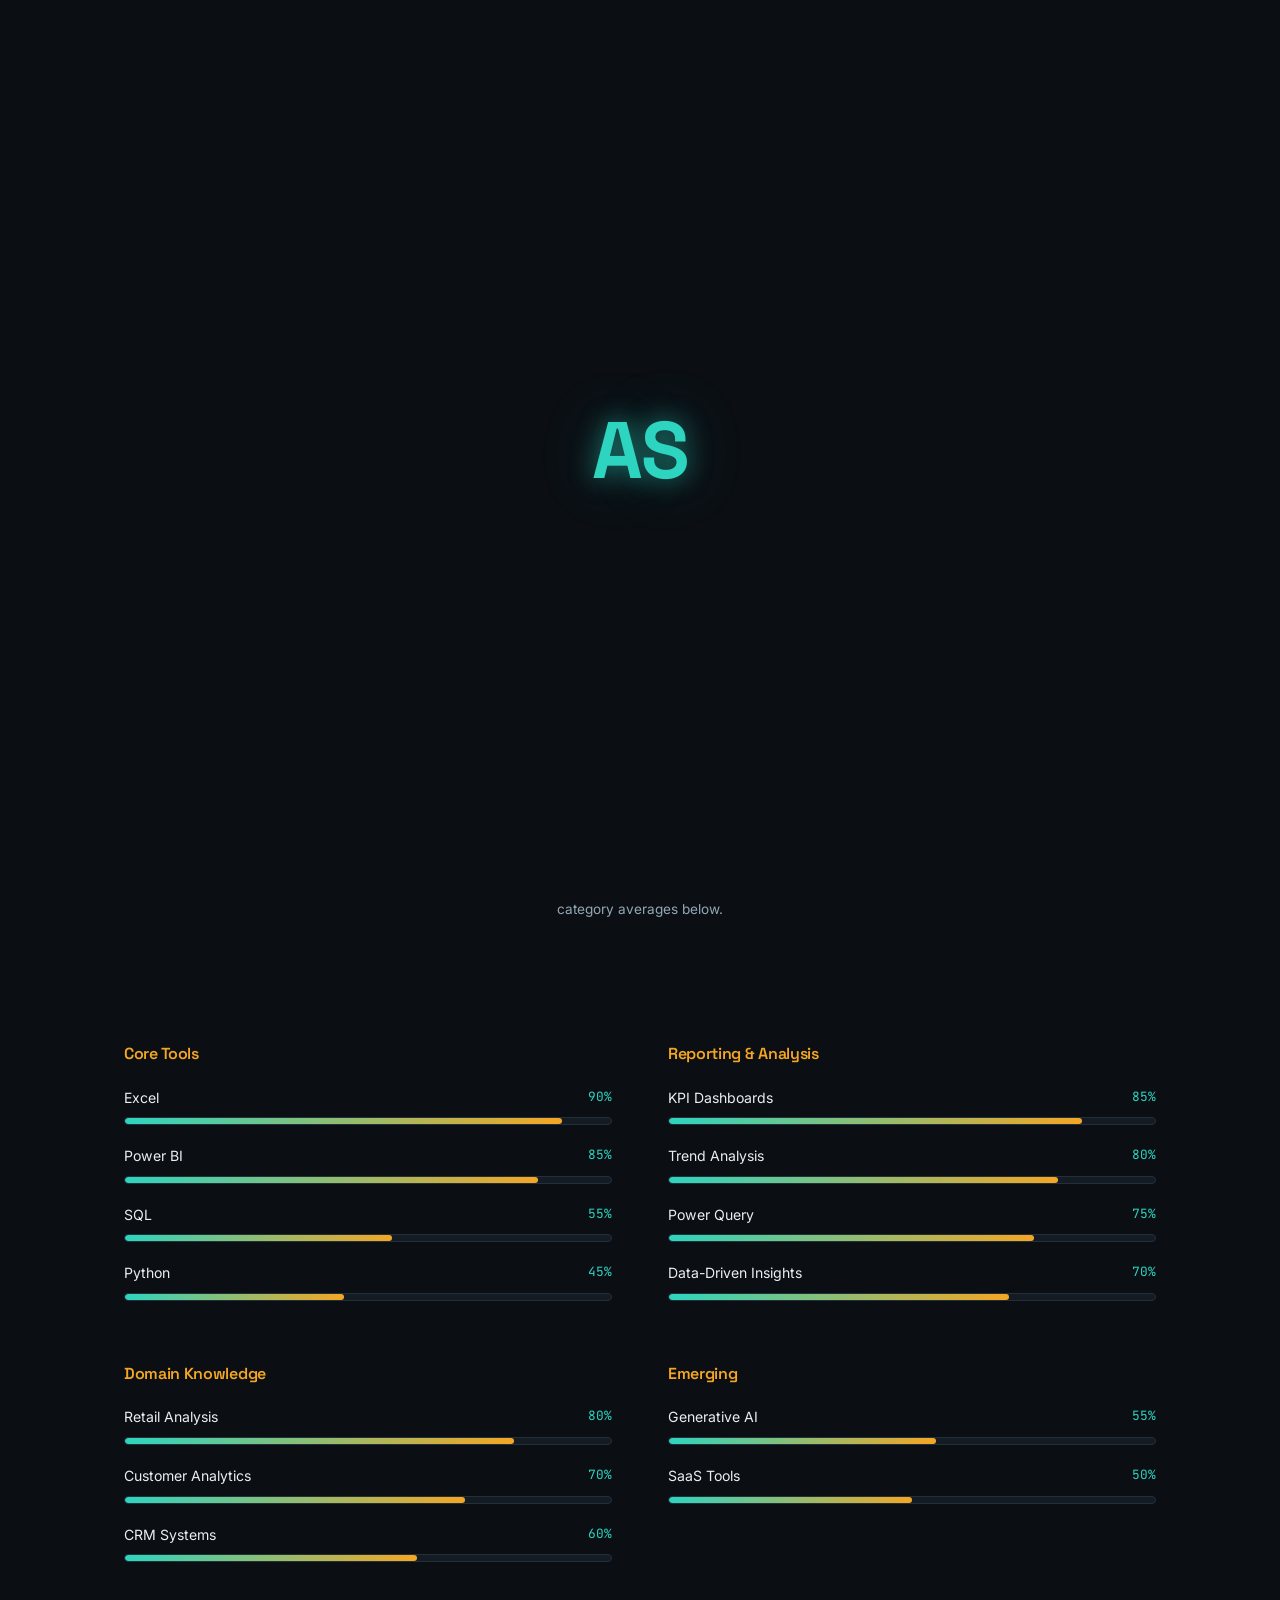
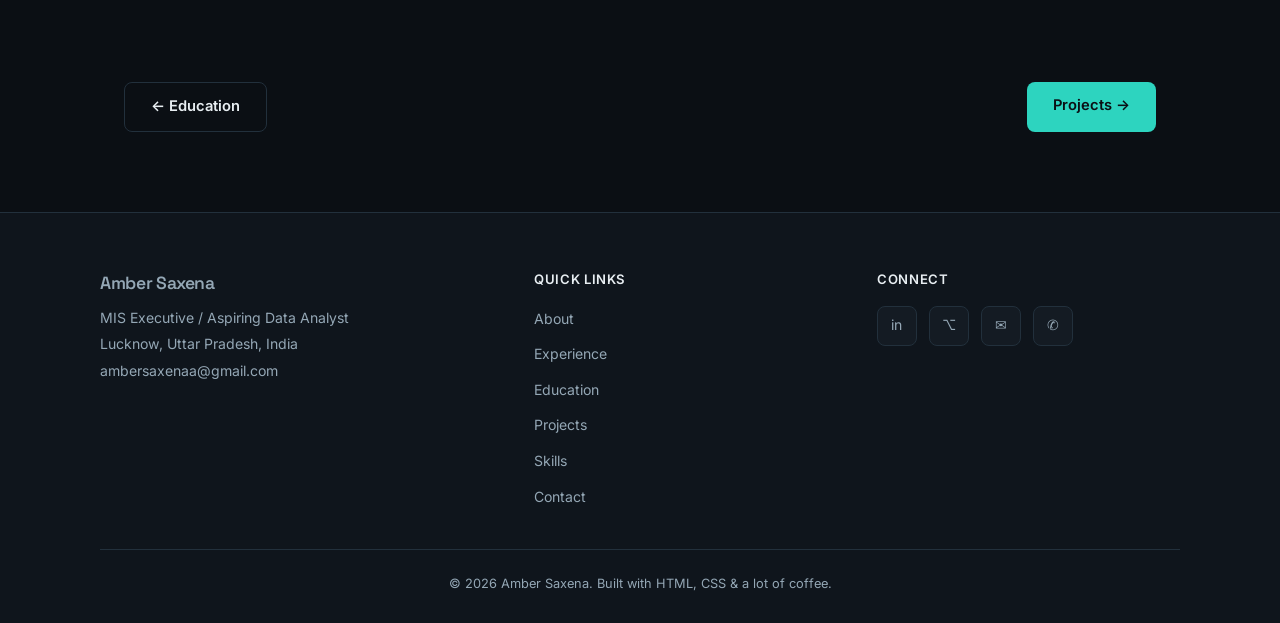
<file: skills.html>
<!DOCTYPE html>
<html lang="en">
<head>
<meta charset="UTF-8">
<meta name="viewport" content="width=device-width, initial-scale=1.0">
<title>Skills | Amber Saxena</title>
<link rel="preconnect" href="https://fonts.googleapis.com">
<link rel="preconnect" href="https://fonts.gstatic.com" crossorigin>
<link href="https://fonts.googleapis.com/css2?family=Space+Grotesk:wght@400;500;600;700&family=Inter:wght@400;500;600;700&family=JetBrains+Mono:wght@400;500&display=swap" rel="stylesheet">
<link rel="stylesheet" href="style.css?v=50">
</head>
<body class="page-loading">

<div class="preloader" id="preloader"><span class="preloader-logo">AS</span></div>
<script>if(sessionStorage.getItem("as_preloader_shown")){document.getElementById("preloader").classList.add("hide");}</script>

<div class="scroll-progress" id="scrollProgress"></div>
<div class="cursor-glow" id="cursorGlow"></div>
<header class="nav" id="nav">
  <a href="index.html" class="nav-logo">AS<span>.</span></a>
  <nav class="nav-links" id="navLinks">
    <a href="index.html">Home</a>
    <a href="experience.html">Experience</a>
    <a href="education.html">Education</a>
    <a href="skills.html" class="active">Skills</a>
    <a href="projects.html">Projects</a>
    <a href="index.html#contact" class="nav-cta">Let's Connect</a>
  </nav>
  <button class="nav-toggle" id="navToggle" aria-label="Toggle menu">
    <span></span><span></span><span></span>
  </button>
</header>

<section class="page-hero">
  <p class="section-eyebrow reveal-up" style="--d:0s">What I bring to the table</p>
  <h1 class="reveal-up" style="--d:.1s">Skills</h1>
  <p class="page-hero-desc reveal-up" style="--d:.2s">
    Honest levels, not inflated ones — bars fill based on how comfortable I
    actually am with each tool, so update the data-level values as you grow.
  </p>
</section>

<section class="section radar-section">
  <div class="radar-wrap reveal">
    <svg class="radar-chart" viewBox="0 0 300 300" xmlns="http://www.w3.org/2000/svg">
      <!-- background grid rings -->
      <polygon points="150,60 240,150 150,240 60,150" class="radar-grid" />
      <polygon points="150,82.5 217.5,150 150,217.5 82.5,150" class="radar-grid" />
      <polygon points="150,105 195,150 150,195 105,150" class="radar-grid" />
      <polygon points="150,127.5 172.5,150 150,172.5 127.5,150" class="radar-grid" />
      <!-- axis lines -->
      <line x1="150" y1="150" x2="150" y2="60" class="radar-axis" />
      <line x1="150" y1="150" x2="240" y2="150" class="radar-axis" />
      <line x1="150" y1="150" x2="150" y2="240" class="radar-axis" />
      <line x1="150" y1="150" x2="60" y2="150" class="radar-axis" />
      <!-- data polygon: Core Tools (top) 69%, Reporting (right) 78%, Domain (bottom) 70%, Emerging (left) 53% -->
      <polygon points="150,67.2 243.6,150 150,234 86.4,150" class="radar-shape" />
      <circle cx="150" cy="67.2" r="4" class="radar-point" />
      <circle cx="243.6" cy="150" r="4" class="radar-point" />
      <circle cx="150" cy="234" r="4" class="radar-point" />
      <circle cx="86.4" cy="150" r="4" class="radar-point" />
      <!-- labels -->
      <text x="150" y="42" class="radar-label" text-anchor="middle">Core Tools</text>
      <text x="262" y="154" class="radar-label" text-anchor="start">Reporting</text>
      <text x="150" y="266" class="radar-label" text-anchor="middle">Domain</text>
      <text x="38" y="154" class="radar-label" text-anchor="end">Emerging</text>
    </svg>
    <p class="radar-caption">A rough shape of where my strengths sit today — based on the category averages below.</p>
  </div>
</section>


<section class="section skills-page">
  <div class="skill-block reveal">
    <h3>Core Tools</h3>
    <div class="skill-bar" data-level="90"><div class="skill-bar-label"><span>Excel</span><span class="skill-pct"></span></div><div class="skill-bar-track"><div class="skill-bar-fill"></div></div></div>
    <div class="skill-bar" data-level="85"><div class="skill-bar-label"><span>Power BI</span><span class="skill-pct"></span></div><div class="skill-bar-track"><div class="skill-bar-fill"></div></div></div>
    <div class="skill-bar" data-level="55"><div class="skill-bar-label"><span>SQL</span><span class="skill-pct"></span></div><div class="skill-bar-track"><div class="skill-bar-fill"></div></div></div>
    <div class="skill-bar" data-level="45"><div class="skill-bar-label"><span>Python</span><span class="skill-pct"></span></div><div class="skill-bar-track"><div class="skill-bar-fill"></div></div></div>
  </div>

  <div class="skill-block reveal">
    <h3>Reporting & Analysis</h3>
    <div class="skill-bar" data-level="85"><div class="skill-bar-label"><span>KPI Dashboards</span><span class="skill-pct"></span></div><div class="skill-bar-track"><div class="skill-bar-fill"></div></div></div>
    <div class="skill-bar" data-level="80"><div class="skill-bar-label"><span>Trend Analysis</span><span class="skill-pct"></span></div><div class="skill-bar-track"><div class="skill-bar-fill"></div></div></div>
    <div class="skill-bar" data-level="75"><div class="skill-bar-label"><span>Power Query</span><span class="skill-pct"></span></div><div class="skill-bar-track"><div class="skill-bar-fill"></div></div></div>
    <div class="skill-bar" data-level="70"><div class="skill-bar-label"><span>Data-Driven Insights</span><span class="skill-pct"></span></div><div class="skill-bar-track"><div class="skill-bar-fill"></div></div></div>
  </div>

  <div class="skill-block reveal">
    <h3>Domain Knowledge</h3>
    <div class="skill-bar" data-level="80"><div class="skill-bar-label"><span>Retail Analysis</span><span class="skill-pct"></span></div><div class="skill-bar-track"><div class="skill-bar-fill"></div></div></div>
    <div class="skill-bar" data-level="70"><div class="skill-bar-label"><span>Customer Analytics</span><span class="skill-pct"></span></div><div class="skill-bar-track"><div class="skill-bar-fill"></div></div></div>
    <div class="skill-bar" data-level="60"><div class="skill-bar-label"><span>CRM Systems</span><span class="skill-pct"></span></div><div class="skill-bar-track"><div class="skill-bar-fill"></div></div></div>
  </div>

  <div class="skill-block reveal">
    <h3>Emerging</h3>
    <div class="skill-bar" data-level="55"><div class="skill-bar-label"><span>Generative AI</span><span class="skill-pct"></span></div><div class="skill-bar-track"><div class="skill-bar-fill"></div></div></div>
    <div class="skill-bar" data-level="50"><div class="skill-bar-label"><span>SaaS Tools</span><span class="skill-pct"></span></div><div class="skill-bar-track"><div class="skill-bar-fill"></div></div></div>
  </div>
</section>

<section class="page-nav-footer reveal">
  <a href="education.html" class="btn btn-ghost">← Education</a>
  <a href="projects.html" class="btn btn-primary">Projects →</a>
</section>

<footer class="footer">
  <div class="footer-grid">
    <div class="footer-brand">
      <h3>Amber Saxena</h3>
      <p>MIS Executive / Aspiring Data Analyst</p>
      <p>Lucknow, Uttar Pradesh, India</p>
      <p><a href="mailto:ambersaxenaa@gmail.com">ambersaxenaa@gmail.com</a></p>
    </div>
    <div class="footer-col">
      <h4>Quick Links</h4>
      <ul>
        <li><a href="index.html#about">About</a></li>
        <li><a href="experience.html">Experience</a></li>
        <li><a href="education.html">Education</a></li>
        <li><a href="projects.html">Projects</a></li>
        <li><a href="skills.html">Skills</a></li>
        <li><a href="index.html#contact">Contact</a></li>
      </ul>
    </div>
    <div class="footer-col">
      <h4>Connect</h4>
      <div class="footer-social">
        <a href="https://www.linkedin.com/in/amber--saxena" target="_blank" rel="noopener" class="social-btn" aria-label="LinkedIn">in</a>
        <a href="https://github.com/Amber-Saxenaa" target="_blank" rel="noopener" class="social-btn" aria-label="GitHub">⌥</a>
        <a href="https://mail.google.com/mail/?view=cm&fs=1&to=ambersaxenaa%40gmail.com&su=Portfolio%20Contact" class="social-btn" aria-label="Email" target="_blank" rel="noopener noreferrer">✉</a>
        <a href="https://wa.me/916392905853" target="_blank" rel="noopener" class="social-btn" aria-label="WhatsApp">✆</a>
      </div>
    </div>
  </div>
  <div class="footer-bottom">
    <p>© <span id="year"></span> Amber Saxena. Built with HTML, CSS &amp; a lot of coffee.</p>
  </div>
</footer>


<script src="script.js?v=9"></script>
  <script src="drag-swipe.js?v=2"></script>
</body>
</html>
</file>
<file: style.css>
:root{
  --bg:#0b0f14;
  --bg-alt:#0f151c;
  --surface:#141b23;
  --border:#22303c;
  --text:#e8eef2;
  --text-dim:#94a7b5;
  --accent:#2dd4bf;
  --accent-soft:rgba(45,212,191,.12);
  --amber:#f5a623;
  --radius:10px;
  --maxw:1080px;
}

*{box-sizing:border-box; margin:0; padding:0;}
html{scroll-behavior:smooth;}
body{
  background:var(--bg);
  color:var(--text);
  font-family:'Inter', sans-serif;
  line-height:1.6;
  -webkit-font-smoothing:antialiased;
  overflow-x:hidden;
}
body.page-loading{animation:pageFade .6s ease both;}
@keyframes pageFade{from{opacity:0;} to{opacity:1;}}

img{max-width:100%; display:block;}
a{color:inherit; text-decoration:none;}
ul{list-style:none;}

h1,h2,h3{font-family:'Space Grotesk', sans-serif; font-weight:600; letter-spacing:-0.02em;}

.section{
  max-width:var(--maxw);
  margin:0 auto;
  padding:100px 24px;
}
.section.alt{
  max-width:none;
  background:var(--bg-alt);
  border-top:1px solid var(--border);
  border-bottom:1px solid var(--border);
}
.section.alt > *{
  max-width:var(--maxw);
  margin-left:auto;
  margin-right:auto;
}
.section-head{margin-bottom:56px;}
.section-eyebrow{
  font-family:'JetBrains Mono', monospace;
  font-size:.8rem;
  color:var(--accent);
  letter-spacing:.08em;
  margin-bottom:10px;
}
.section-head h2{font-size:clamp(1.6rem, 3vw, 2.3rem);}

/* ===== SCROLL REVEAL SYSTEM ===== */
.reveal, .reveal-up, .from-left, .from-right{
  opacity:0;
  transition:opacity .7s cubic-bezier(.2,.7,.2,1), transform .7s cubic-bezier(.2,.7,.2,1);
  transition-delay:var(--d, 0s);
}
.reveal{transform:translateY(24px);}
.reveal-up{transform:translateY(18px);}
.from-left{transform:translateX(-32px);}
.from-right{transform:translateX(32px);}
.reveal.in-view, .reveal-up.in-view, .from-left.in-view, .from-right.in-view{
  opacity:1;
  transform:translate(0,0);
}
@media (prefers-reduced-motion:reduce){
  .reveal, .reveal-up, .from-left, .from-right{opacity:1; transform:none; transition:none;}
}

/* cursor glow */
.cursor-glow{
  position:fixed; width:340px; height:340px; border-radius:50%;
  background:radial-gradient(circle, rgba(45,212,191,.08), transparent 70%);
  pointer-events:none; z-index:1; transform:translate(-50%,-50%);
  left:50%; top:30%; transition:left .15s ease-out, top .15s ease-out;
}
@media (max-width:860px){.cursor-glow{display:none;}}

/* peeking robot (home page only) */
.peeking-robot{
  position:fixed; top:100px; left:24px; z-index:150;
  width:120px; height:150px; pointer-events:auto; cursor:pointer;
  transition:top .15s linear;
  animation:robotBob 3.6s ease-in-out infinite;
}
@keyframes robotBob{
  0%,100%{transform:translateY(0);}
  50%{transform:translateY(-8px);}
}
.peeking-robot:focus-visible{outline:2px solid var(--accent); outline-offset:4px; border-radius:20px;}
.robot-body{
  position:relative; width:100%; height:100%;
}
.robot-body::before{
  /* soft ground shadow for depth */
  content:''; position:absolute; left:50%; bottom:8px; width:70px; height:14px;
  background:radial-gradient(ellipse, rgba(0,0,0,.35), transparent 70%);
  transform:translateX(-50%);
}
.robot-face{
  position:absolute; left:26px; top:34px; width:82px; height:78px;
  background:linear-gradient(145deg, #2a3540, #161d24);
  border:2px solid rgba(45,212,191,.35);
  border-radius:34px 40px 40px 34px;
  box-shadow:inset -6px -6px 14px rgba(0,0,0,.4), inset 6px 6px 14px rgba(255,255,255,.04), 0 8px 24px rgba(0,0,0,.5);
  display:flex; align-items:center; justify-content:center; gap:12px;
  transition:transform .4s ease;
}
[data-state="education"] .robot-face{animation:robotNod 1.6s ease-in-out infinite;}
@keyframes robotNod{0%,100%{transform:rotate(0deg);} 50%{transform:rotate(5deg);}}
.robot-eye{
  width:14px; height:18px; border-radius:50%;
  background:var(--accent);
  box-shadow:0 0 10px rgba(45,212,191,.7);
  animation:robotBlink 4.5s ease-in-out infinite;
}
.robot-eye:nth-child(2){animation-delay:.1s;}
@keyframes robotBlink{
  0%,92%,100%{transform:scaleY(1);}
  95%{transform:scaleY(.1);}
}
.robot-mouth{
  position:absolute; bottom:16px; left:50%; transform:translateX(-50%);
  width:22px; height:8px; border-radius:0 0 10px 10px;
  background:rgba(245,166,35,.5);
  transition:all .3s ease;
}
[data-state="projects"] .robot-mouth{
  width:32px; height:16px; border-radius:0 0 18px 18px; background:var(--amber);
  box-shadow:0 0 10px rgba(245,166,35,.6);
}
.robot-ear{
  position:absolute; width:12px; height:22px; border-radius:6px;
  background:linear-gradient(145deg, #2a3540, #161d24);
  border:2px solid rgba(45,212,191,.25);
  left:20px;
}
.robot-ear-top{top:38px;}
.robot-ear-bottom{top:70px;}
.robot-arm{
  position:absolute; left:96px; top:88px; width:26px; height:14px;
  background:linear-gradient(145deg, #2a3540, #161d24);
  border:2px solid rgba(45,212,191,.3);
  border-radius:10px;
  transform-origin:left center;
  animation:robotWave 3.2s ease-in-out infinite;
}
@keyframes robotWave{
  0%,60%,100%{transform:rotate(0deg);}
  70%{transform:rotate(-18deg);}
  80%{transform:rotate(6deg);}
  90%{transform:rotate(-12deg);}
}
[data-state="experience"] .robot-arm{animation:robotType .35s ease-in-out infinite;}
@keyframes robotType{0%,100%{transform:rotate(-8deg);} 50%{transform:rotate(8deg);}}

/* click-to-wave-and-say-hi interaction */
.peeking-robot.waving .robot-arm{animation:robotWaveBig .7s ease 2;}
@keyframes robotWaveBig{
  0%,100%{transform:rotate(0deg);}
  25%{transform:rotate(-38deg);}
  50%{transform:rotate(12deg);}
  75%{transform:rotate(-30deg);}
}
.robot-speech{
  position:absolute; top:14px; left:100%; margin-left:6px;
  background:var(--surface); border:1px solid var(--accent); border-radius:12px 12px 12px 2px;
  padding:6px 12px; font-size:.82rem; color:var(--text); white-space:nowrap;
  opacity:0; z-index:5;
}
.robot-speech.show{animation:speechPop 2.2s ease forwards;}
@keyframes speechPop{
  0%{opacity:0; transform:scale(.7) translateX(-6px);}
  15%{opacity:1; transform:scale(1.05) translateX(0);}
  25%{transform:scale(1) translateX(0);}
  82%{opacity:1;}
  100%{opacity:0;}
}

/* section-reactive props */
.robot-prop{
  position:absolute; opacity:0; transform:scale(.5);
  font-size:26px; line-height:1; pointer-events:none;
  transition:opacity .4s ease, transform .4s ease;
  filter:drop-shadow(0 0 6px rgba(0,0,0,.4));
}
.robot-prop-bulb{top:-22px; left:52px;}
[data-state="about"] .robot-prop-bulb{
  opacity:1; transform:scale(1);
  animation:bulbGlow 1.4s ease-in-out infinite;
}
@keyframes bulbGlow{
  0%,100%{filter:drop-shadow(0 0 4px rgba(245,208,96,.5));}
  50%{filter:drop-shadow(0 0 14px rgba(245,208,96,1));}
}
.robot-prop-laptop{bottom:6px; left:8px; font-size:30px;}
[data-state="experience"] .robot-prop-laptop{opacity:1; transform:scale(1);}
.robot-prop-book{bottom:8px; left:6px; font-size:28px;}
[data-state="education"] .robot-prop-book{
  opacity:1; transform:scale(1);
  animation:bookWiggle 1.8s ease-in-out infinite;
}
@keyframes bookWiggle{
  0%,100%{transform:scale(1) rotate(0deg);}
  50%{transform:scale(1) rotate(-4deg);}
}
.robot-prop-crown{top:-24px; left:48px; font-size:30px;}
[data-state="projects"] .robot-prop-crown{
  opacity:1; transform:scale(1);
  animation:crownBounce 1.6s ease-in-out infinite;
}
@keyframes crownBounce{
  0%,100%{transform:scale(1) translateY(0);}
  50%{transform:scale(1) translateY(-4px);}
}

@media (max-width:860px){
  .peeking-robot{width:88px; height:110px; left:-24px;}
  .robot-face{left:18px; top:24px; width:60px; height:56px; border-radius:24px 28px 28px 24px;}
  .robot-eye{width:10px; height:13px;}
  .robot-ear{width:9px; height:16px; left:14px;}
  .robot-ear-top{top:26px;} .robot-ear-bottom{top:50px;}
  .robot-arm{left:70px; top:62px; width:18px; height:10px;}
  .robot-prop{font-size:18px;}
  .robot-prop-laptop, .robot-prop-book{font-size:20px;}
  .robot-speech{font-size:.72rem; padding:5px 10px;}
}
@media (prefers-reduced-motion:reduce){
  .peeking-robot, .robot-eye, .robot-arm, .robot-face,
  .robot-prop-bulb, .robot-prop-book, .robot-prop-crown{animation:none;}
}

/* 3D scroll companion cube */
.scroll-companion{
  position:fixed; top:90px; left:28px; z-index:150;
  width:56px; height:56px; perspective:600px;
  pointer-events:none;
  transition:top .12s linear;
}
.companion-cube{
  position:relative; width:100%; height:100%;
  transform-style:preserve-3d;
  transform:rotateX(-20deg) rotateY(30deg);
  transition:transform .15s linear;
}
.companion-cube.wobble{animation:companionWobble .5s ease;}
@keyframes companionWobble{
  0%,100%{}
  30%{transform:rotateX(-20deg) rotateY(30deg) scale(1.18);}
}
.cube-face{
  position:absolute; width:56px; height:56px;
  display:flex; align-items:center; justify-content:center;
  font-family:'JetBrains Mono', monospace; font-weight:600; font-size:.7rem;
  color:var(--accent); background:rgba(20,27,35,.92);
  border:1px solid rgba(45,212,191,.4);
  box-shadow:0 0 16px rgba(45,212,191,.15) inset;
}
.face-front{transform:translateZ(28px);}
.face-back{transform:translateZ(-28px) rotateY(180deg);}
.face-right{transform:rotateY(90deg) translateZ(28px);}
.face-left{transform:rotateY(-90deg) translateZ(28px);}
.face-top{transform:rotateX(90deg) translateZ(28px); color:var(--amber); border-color:rgba(245,166,35,.4);}
.face-bottom{transform:rotateX(-90deg) translateZ(28px); color:var(--amber); border-color:rgba(245,166,35,.4);}
@media (max-width:640px){
  .scroll-companion{width:44px; height:44px; top:70px; left:18px;}
  .cube-face{width:44px; height:44px; font-size:.6rem;}
  .face-front{transform:translateZ(22px);}
  .face-back{transform:translateZ(-22px) rotateY(180deg);}
  .face-right{transform:rotateY(90deg) translateZ(22px);}
  .face-left{transform:rotateY(-90deg) translateZ(22px);}
  .face-top{transform:rotateX(90deg) translateZ(22px);}
  .face-bottom{transform:rotateX(-90deg) translateZ(22px);}
}
@media (prefers-reduced-motion:reduce){
  .scroll-companion{animation:none;}
  .companion-cube{transition:none;}
}

/* scroll progress */
.scroll-progress{
  position:fixed; top:0; left:0; height:3px; width:0%;
  background:var(--accent); z-index:200; transition:width .1s ease-out;
}

/* PRELOADER */
.preloader{
  position:fixed; inset:0; z-index:9999;
  background:var(--bg);
  display:flex; align-items:center; justify-content:center;
  transition:opacity .6s ease, visibility .6s ease;
}
.preloader.hide{opacity:0; visibility:hidden; pointer-events:none;}
.preloader-logo{
  font-family:'Space Grotesk', sans-serif; font-weight:700;
  font-size:clamp(3rem, 8vw, 5rem);
  color:var(--accent);
  text-shadow:0 0 24px rgba(45,212,191,.55), 0 0 60px rgba(45,212,191,.25);
  letter-spacing:-0.02em;
  animation:preloaderPulse 1.4s ease-in-out infinite;
}
@keyframes preloaderPulse{
  0%,100%{opacity:.75; transform:scale(1);}
  50%{opacity:1; transform:scale(1.04);}
}
@media (prefers-reduced-motion:reduce){
  .preloader-logo{animation:none;}
}

/* DETAIL MODAL (experience card expand) */
.detail-modal{
  position:fixed; inset:0; z-index:500;
  background:rgba(11,15,20,.78); backdrop-filter:blur(6px);
  display:flex; align-items:center; justify-content:center; padding:40px 20px;
  opacity:0; visibility:hidden;
  transition:opacity .25s ease, visibility .25s ease, backdrop-filter .25s ease;
}
.detail-modal.open{opacity:1; visibility:visible; backdrop-filter:blur(10px);}
.detail-modal-inner{
  background:var(--surface); border:1px solid var(--border); border-radius:16px;
  max-width:980px; width:92%; max-height:88vh; overflow-y:auto;
  padding:44px; position:relative;
  /* transform/opacity/filter are fully controlled by JS for the morph — no fixed values here */
}
.detail-modal-inner::before{
  content:'';
  position:absolute; top:0; left:0; right:0; height:3px;
  background:linear-gradient(90deg, var(--accent), var(--amber));
  border-radius:16px 16px 0 0;
  transform:scaleX(0); transform-origin:center;
  transition:transform .5s ease .2s;
}
.detail-modal.open .detail-modal-inner::before{transform:scaleX(1);}
.detail-back{
  display:inline-flex; align-items:center; gap:6px;
  background:none; border:1px solid var(--border); border-radius:8px;
  color:var(--text-dim); padding:8px 16px; font-size:.85rem; cursor:pointer;
  margin-bottom:24px; transition:border-color .2s, color .2s;
  position:relative; z-index:2;
}
.detail-back:hover{border-color:var(--accent); color:var(--accent);}
.detail-body{display:grid; grid-template-columns:280px 1fr; gap:36px; align-items:start;}
.detail-body.no-thumb{grid-template-columns:1fr;}
.detail-thumb{
  aspect-ratio:3/4; border-radius:12px; overflow:hidden; border:1px solid var(--border);
  background:linear-gradient(135deg, var(--accent-soft), rgba(245,166,35,.12));
  display:flex; align-items:center; justify-content:center;
  font-family:'JetBrains Mono', monospace; color:var(--accent); font-size:1rem;
  position:sticky; top:0; cursor:zoom-in;
  transition:transform .25s ease, filter .25s ease;
}
.detail-thumb:hover{transform:scale(1.02); filter:brightness(1.1);}
#detailContent{
  opacity:0; transform:translateY(8px); position:relative; z-index:1;
  transition:opacity .35s ease .12s, transform .35s ease .12s;
}
.detail-modal.open #detailContent{opacity:1; transform:translateY(0);}
.detail-content h2{font-size:1.5rem; margin-bottom:8px; line-height:1.25;}
.detail-meta{color:var(--amber); font-size:.88rem; font-weight:600; margin-bottom:22px;}
.detail-bullets li{
  color:var(--text-dim); font-size:.94rem; padding:4px 10px 4px 18px; position:relative;
  margin-bottom:12px; margin-left:-10px; line-height:1.6; border-radius:8px;
  min-height:1.6em;
  transition:transform .22s ease, background .22s ease, color .22s ease;
}
.detail-bullets li:hover{
  transform:translateX(6px);
  background:rgba(45,212,191,.07);
  color:var(--text);
}
.detail-bullets li::before{
  content:''; position:absolute; left:0; top:13px; width:5px; height:5px; border-radius:50%;
  background:var(--accent);
}
.detail-tech-label{
  font-size:.85rem; color:var(--accent); margin:26px 0 12px;
  font-family:'JetBrains Mono', monospace;
}
.tech-fade{opacity:0; transform:translateY(6px); transition:opacity .4s ease, transform .4s ease;}
.tech-fade.show{opacity:1; transform:translateY(0);}
@media (max-width:640px){
  .detail-body{grid-template-columns:1fr;}
  .detail-thumb{aspect-ratio:16/9; position:static;}
  .detail-modal-inner{padding:28px 20px;}
}

/* card press feedback + click ring */
.carousel-card, .timeline-center-item, .timeline-item-big{
  transition:transform .15s ease, border-color .25s ease, box-shadow .25s ease;
}
.carousel-card.card-pressed{transform:scale(.96) !important;}
.timeline-center-item.card-pressed .timeline-center-content,
.timeline-item-big.card-pressed{transform:scale(.97);}
.carousel-card.click-ring,
.timeline-item-big.click-ring .timeline-thumb-big,
.timeline-center-item.click-ring .timeline-thumb-big{
  box-shadow:0 0 0 3px var(--accent), 0 0 24px rgba(45,212,191,.4);
}

/* hover hint removed — cards use a clean visual treatment */
/* image lightbox */
.image-lightbox{
  position:fixed; inset:0; z-index:600;
  background:rgba(5,8,11,.92);
  display:flex; align-items:center; justify-content:center; padding:40px;
  opacity:0; visibility:hidden; cursor:zoom-out;
  transition:opacity .3s ease, visibility .3s ease;
}
.image-lightbox.open{opacity:1; visibility:visible;}
.image-lightbox-inner{
  max-width:820px; width:100%; aspect-ratio:4/3; border-radius:20px; overflow:hidden;
  background:linear-gradient(135deg, var(--accent-soft), rgba(245,166,35,.15));
  background-size:cover; background-position:center;
  border:1px solid var(--border);
  display:flex; align-items:center; justify-content:center;
  font-family:'JetBrains Mono', monospace; color:var(--accent); font-size:2.2rem;
  transform:scale(.82);
  transition:transform .4s cubic-bezier(.2,.85,.25,1);
}
.image-lightbox.open .image-lightbox-inner{transform:scale(1);}
@media (prefers-reduced-motion:reduce){
  .detail-thumb, .image-lightbox-inner, .detail-bullets li{transition:none;}
}

/* NAV */
.nav{
  position:sticky; top:0; z-index:100;
  display:flex; align-items:center; justify-content:space-between;
  padding:18px 32px;
  background:rgba(11,15,20,.85);
  backdrop-filter:blur(10px);
  border-bottom:1px solid var(--border);
}
.nav-logo{font-family:'Space Grotesk'; font-weight:700; font-size:1.2rem;}
.nav-logo span{color:var(--accent);}
.nav-links{display:flex; align-items:center; gap:28px; font-size:.92rem;}
.nav-links a{color:var(--text-dim); transition:color .2s; position:relative;}
.nav-links a::after{
  content:''; position:absolute; left:0; bottom:-6px; height:2px; width:0;
  background:var(--accent); transition:width .25s ease;
}
.nav-links a:hover{color:var(--text);}
.nav-links a:hover::after, .nav-links a.active::after{width:100%;}
.nav-links a.active{color:var(--text);}
.nav-cta{
  color:var(--bg) !important;
  background:var(--accent);
  padding:8px 16px;
  border-radius:100px;
  font-weight:600;
  transition:transform .2s, box-shadow .2s;
}
.nav-cta::after{display:none;}
.nav-cta:hover{transform:translateY(-2px); box-shadow:0 8px 20px rgba(45,212,191,.25);}
.nav-toggle{display:none; flex-direction:column; gap:5px; background:none; border:none; cursor:pointer;}
.nav-toggle span{width:22px; height:2px; background:var(--text); transition:transform .25s, opacity .25s;}

/* HERO */
.hero{
  position:relative;
  min-height:92vh;
  display:flex; flex-direction:column; align-items:center; justify-content:center;
  text-align:center;
  padding:120px 24px 60px;
  overflow:hidden;
}
.hero-bg{position:absolute; inset:0; opacity:.35; pointer-events:none;}
.grid-overlay{
  position:absolute; inset:0;
  background-image:linear-gradient(rgba(45,212,191,.05) 1px, transparent 1px),
    linear-gradient(90deg, rgba(45,212,191,.05) 1px, transparent 1px);
  background-size:48px 48px;
  mask-image:radial-gradient(ellipse at center, black 0%, transparent 70%);
}
.pulse-line{width:100%; height:100%;}
.pulse-line path{
  fill:none; stroke:var(--accent); stroke-width:2;
  stroke-dasharray:2400; stroke-dashoffset:2400;
  animation:draw 3.5s ease-out forwards, glow 4s ease-in-out 3.5s infinite;
}
@keyframes draw{to{stroke-dashoffset:0;}}
@keyframes glow{0%,100%{opacity:.7;} 50%{opacity:1;}}
.hero-inner{position:relative; z-index:2; max-width:680px;}
.hero-eyebrow{
  font-family:'JetBrains Mono', monospace;
  color:var(--accent); font-size:.85rem; margin-bottom:18px;
}
.hero-title{font-size:clamp(2.6rem, 7vw, 4.4rem); line-height:1.05;}
.accent-text{color:var(--accent);}
.hero-role{
  font-size:clamp(1.1rem, 2vw, 1.4rem);
  color:var(--amber); font-weight:600; margin-top:10px;
}
.hero-desc{color:var(--text-dim); max-width:560px; margin:22px auto 26px;}
.hero-links{
  display:flex; gap:20px; justify-content:center; flex-wrap:wrap;
  font-family:'JetBrains Mono', monospace; font-size:.85rem; color:var(--text-dim);
  margin-bottom:32px;
}
.hero-links a:hover{color:var(--accent);}
.hero-actions{display:flex; gap:14px; justify-content:center; flex-wrap:wrap;}

.btn{
  display:inline-block; padding:12px 26px; border-radius:8px;
  font-weight:600; font-size:.92rem; transition:transform .18s, background .2s, border-color .2s, box-shadow .2s;
}
.btn-primary{background:var(--accent); color:var(--bg);}
.btn-primary:hover{transform:translateY(-3px); box-shadow:0 10px 24px rgba(45,212,191,.25);}
.btn-ghost{border:1px solid var(--border); color:var(--text);}
.btn-ghost:hover{border-color:var(--accent); color:var(--accent); transform:translateY(-3px);}

.scroll-cue{
  position:absolute; bottom:28px; left:50%; transform:translateX(-50%);
  width:24px; height:38px; border:2px solid var(--border); border-radius:20px;
}
.scroll-cue span{
  display:block; width:4px; height:8px; background:var(--accent);
  border-radius:2px; margin:6px auto 0; animation:bounce 1.8s infinite;
}
@keyframes bounce{
  0%,100%{transform:translateY(0); opacity:1;}
  50%{transform:translateY(10px); opacity:0;}
}

/* HERO SPLIT (home page) — full-bleed image blending into dark bg */
.hero-split{
  min-height:76vh; text-align:left; padding:88px 24px 40px;
  display:flex; align-items:center; position:relative; overflow:hidden;
}
.hero-split-bg{
  position:absolute; inset:0; z-index:0;
  background-size:cover; background-position:center right;
  background-repeat:no-repeat;
}
.hero-split-bg::before{
  content:'';
  position:absolute; inset:0;
  background:
    linear-gradient(90deg, var(--bg) 0%, var(--bg) 22%, rgba(11,15,20,.88) 40%, rgba(11,15,20,.45) 60%, rgba(11,15,20,.05) 82%),
    linear-gradient(0deg, var(--bg) 0%, transparent 18%, transparent 82%, var(--bg) 100%);
}
.hero-split-inner--overlay{
  position:relative; z-index:2;
  max-width:1180px; margin:0 auto; width:100%;
}
.hero-text{max-width:600px;}
.hero-text .hero-title{font-size:clamp(2.4rem, 5.5vw, 3.6rem);}
.hero-text .hero-desc{margin:20px 0 26px; max-width:520px;}
.hero-social{display:flex; gap:12px; margin-bottom:30px;}
.social-btn{
  width:40px; height:40px; border-radius:8px; display:flex; align-items:center; justify-content:center;
  background:var(--surface); border:1px solid var(--border); font-size:.95rem;
  transition:border-color .2s, transform .2s, color .2s;
}
.social-btn:hover{border-color:var(--accent); color:var(--accent); transform:translateY(-3px);}
.btn-big{padding:14px 32px; font-size:1rem;}
@media (max-width:860px){
  .hero-split{text-align:center; align-items:flex-end; min-height:100vh;}
  .hero-split-bg{background-position:center 20%;}
  .hero-split-bg::before{
    background:
      linear-gradient(0deg, var(--bg) 0%, var(--bg) 38%, rgba(11,15,20,.85) 58%, rgba(11,15,20,.2) 78%);
  }
  .hero-text{max-width:none; margin:0 auto;}
  .hero-text .hero-desc{margin-left:auto; margin-right:auto;}
  .hero-social{justify-content:center;}
}

/* CAROUSEL (home page previews) */
.carousel-section{padding-top:64px; padding-bottom:64px;}
.carousel-head{
  display:flex; align-items:baseline; justify-content:space-between; margin-bottom:32px;
  max-width:var(--maxw); margin-left:auto; margin-right:auto; padding:0 24px;
}
.carousel-head h2{font-size:clamp(1.5rem, 3vw, 2rem);}
.see-all{
  font-family:'JetBrains Mono', monospace; font-size:.82rem; color:var(--accent);
  transition:transform .2s;
}
.see-all:hover{transform:translateX(4px);}
.carousel-wrap{
  position:relative; max-width:var(--maxw); margin:0 auto; padding:0 24px;
}
.carousel-track{
  display:flex; gap:20px; overflow-x:auto; scroll-behavior:smooth; scroll-snap-type:x proximity;
  padding-bottom:8px; scrollbar-width:none;
}
.carousel-track::-webkit-scrollbar{display:none;}
/* fitted variant: spread items evenly to fill the section, no scrolling */
.carousel-track--fit{
  display:grid; grid-template-columns:repeat(3, 1fr); gap:24px; overflow:visible;
}
.carousel-track--fit .carousel-card{flex:none; width:auto;}
.carousel-track--fit .carousel-thumb{height:160px;}
@media (max-width:860px){
  .carousel-track--fit{grid-template-columns:1fr;}
  .carousel-track--fit .carousel-thumb{height:180px;}
}
.carousel-card{
  flex:0 0 260px; scroll-snap-align:start;
  background:var(--surface); border:1px solid var(--border); border-radius:var(--radius);
  padding:20px; transition:border-color .25s, transform .25s;
}
.carousel-card:hover{border-color:var(--accent); transform:translateY(-10px) scale(1.03); box-shadow:0 16px 32px -14px rgba(45,212,191,.35);}

.carousel-card-text{flex-basis:230px; display:flex; flex-direction:column; justify-content:center; min-height:110px;}
.carousel-card h3{font-size:1rem; margin-bottom:6px;}
.carousel-card p{color:var(--text-dim); font-size:.85rem;}
.carousel-thumb{
  height:110px; border-radius:8px; margin-bottom:16px;
  background:linear-gradient(135deg, var(--accent-soft), rgba(245,166,35,.1));
  display:flex; align-items:center; justify-content:center;
  font-family:'JetBrains Mono', monospace; color:var(--accent); font-size:.8rem;
}
.carousel-thumb::after{content:attr(data-tag);}
.carousel-arrow{
  position:absolute; top:50%; transform:translateY(-50%);
  width:38px; height:38px; border-radius:50%; border:1px solid var(--border);
  background:var(--bg-alt); color:var(--text); font-size:1.2rem; cursor:pointer;
  display:flex; align-items:center; justify-content:center; z-index:3;
  transition:border-color .2s, color .2s;
}
.carousel-arrow:hover{border-color:var(--accent); color:var(--accent);}
.carousel-arrow.prev{left:-6px;}
.carousel-arrow.next{right:-6px;}
@media (max-width:640px){
  .carousel-arrow{display:none;}
  .carousel-wrap{padding:0 20px;}
}

/* PAGE HERO (sub-pages) */
.page-hero{
  max-width:var(--maxw); margin:0 auto; padding:120px 24px 40px;
}
.page-hero h1{font-size:clamp(2.2rem, 5vw, 3.2rem);}
.page-hero-desc{color:var(--text-dim); max-width:560px; margin-top:14px;}

/* STATS */
.stats-section{padding-top:56px; padding-bottom:56px;}
.stats-grid{
  max-width:var(--maxw); margin:0 auto; padding:0 24px;
  display:grid; grid-template-columns:repeat(4, 1fr); gap:24px;
}
.stat-item{text-align:center;}
.stat-number{
  display:block; font-family:'Space Grotesk', sans-serif; font-weight:700;
  font-size:clamp(2.2rem, 4.5vw, 3rem); color:var(--accent);
  text-shadow:0 0 30px rgba(45,212,191,.25);
}
.stat-item p{color:var(--text-dim); font-size:.88rem; margin-top:8px;}
@media (max-width:700px){
  .stats-grid{grid-template-columns:repeat(2, 1fr); gap:32px 20px;}
}

/* ABOUT */
.about-grid{display:grid; grid-template-columns:260px 1fr; gap:56px; align-items:start;}
.photo-frame{
  aspect-ratio:1; border-radius:var(--radius); overflow:hidden;
  border:1px solid var(--border); position:relative;
  background:var(--surface);
  transition:border-color .3s, transform .3s;
}
.photo-frame:hover{border-color:var(--accent); transform:translateY(-4px);}
.photo-fallback{
  display:none; position:absolute; inset:0; align-items:center; justify-content:center;
  text-align:center; font-family:'JetBrains Mono', monospace; font-size:.8rem;
  color:var(--text-dim); padding:16px;
}
.about-text p{color:var(--text-dim); margin-bottom:16px;}
.about-text strong{color:var(--text);}
.stack-label{
  font-family:'JetBrains Mono', monospace; font-size:.8rem; color:var(--accent);
  margin:24px 0 10px;
}
.chip-row{display:flex; flex-wrap:wrap; gap:8px;}
.chip{
  background:var(--accent-soft); color:var(--accent);
  border:1px solid rgba(45,212,191,.25);
  font-family:'JetBrains Mono', monospace; font-size:.78rem;
  padding:5px 12px; border-radius:100px;
  transition:transform .2s, background .2s;
}
.chip:hover{transform:translateY(-2px); background:rgba(45,212,191,.2);}
.chip-row.small .chip{font-size:.72rem; padding:4px 10px;}
.about-actions{display:flex; gap:14px; margin-top:28px;}

/* HIGHLIGHT CARDS (home page nav-out cards) */
.highlight-grid{display:grid; grid-template-columns:repeat(4,1fr); gap:20px;}
.highlight-card{
  background:var(--surface); border:1px solid var(--border); border-radius:var(--radius);
  padding:26px; position:relative; display:block;
  transition:border-color .25s, transform .25s, background .25s;
}
.highlight-card:hover{border-color:var(--accent); transform:translateY(-6px); background:#171f28;}
.highlight-num{
  font-family:'JetBrains Mono', monospace; color:var(--accent); font-size:.8rem;
}
.highlight-card h3{margin:14px 0 8px; font-size:1.1rem;}
.highlight-card p{color:var(--text-dim); font-size:.86rem;}
.highlight-arrow{
  position:absolute; top:24px; right:24px; color:var(--accent);
  opacity:0; transform:translateX(-6px); transition:opacity .25s, transform .25s;
}
.highlight-card:hover .highlight-arrow{opacity:1; transform:translateX(0);}

/* TIMELINE (centered, alternating) */
.timeline-center{position:relative; max-width:840px; margin:0 auto; padding:20px 0;}
.timeline-center::before{
  content:''; position:absolute; left:50%; top:0; bottom:0; width:2px;
  background:var(--border); transform:translateX(-1px);
}
.timeline-center-item{
  position:relative; width:50%; padding-bottom:64px; cursor:pointer;
}
.timeline-center-item.left{left:0; padding-right:52px; text-align:right;}
.timeline-center-item.right{left:50%; padding-left:52px; text-align:left;}
.timeline-center-dot{
  position:absolute; top:6px; width:16px; height:16px; border-radius:50%;
  background:var(--accent); box-shadow:0 0 0 5px var(--accent-soft); z-index:2;
  transition:transform .25s;
}
.timeline-center-item.left .timeline-center-dot{right:-9px;}
.timeline-center-item.right .timeline-center-dot{left:-9px;}
.timeline-center-item:hover .timeline-center-dot{transform:scale(1.2);}
.timeline-center-content h3{
  font-size:clamp(1.05rem, 2.2vw, 1.35rem); margin-bottom:6px; transition:color .2s;
}
.timeline-center-item:hover .timeline-center-content h3{color:var(--accent);}
.timeline-date-big{color:var(--amber); font-weight:600; font-size:.88rem; margin-bottom:18px;}
.timeline-thumb-big{
  width:100%; max-width:440px; height:230px; border-radius:var(--radius); overflow:hidden;
  background:linear-gradient(135deg, var(--accent-soft), rgba(245,166,35,.12));
  border:1px solid var(--border);
  display:flex; align-items:center; justify-content:center;
  font-family:'JetBrains Mono', monospace; color:var(--accent); font-size:1.05rem;
  transition:border-color .25s, transform .25s;
}
.timeline-thumb-big::after{content:attr(data-tag);}
.timeline-center-item.left .timeline-thumb-big{margin-left:auto;}
.timeline-center-item.right .timeline-thumb-big{margin-right:auto;}
.timeline-center-item:hover .timeline-thumb-big{border-color:var(--accent); transform:translateY(-4px);}
@media (max-width:700px){
  .timeline-center::before{left:16px;}
  .timeline-center-item, .timeline-center-item.left, .timeline-center-item.right{
    width:100%; left:0; text-align:left; padding-left:44px; padding-right:0;
  }
  .timeline-center-item.left .timeline-center-dot,
  .timeline-center-item.right .timeline-center-dot{left:9px; right:auto;}
  .timeline-center-item.left .timeline-thumb-big,
  .timeline-center-item.right .timeline-thumb-big{margin-left:0; margin-right:auto; max-width:100%;}
}

.timeline{position:relative; padding-left:28px; border-left:2px solid var(--border);}
.timeline-item{position:relative; padding-bottom:44px;}
.timeline-item:last-child{padding-bottom:0;}
.timeline-dot{
  position:absolute; left:-35px; top:4px; width:12px; height:12px;
  border-radius:50%; background:var(--accent); box-shadow:0 0 0 4px var(--accent-soft);
}
.timeline-date{
  font-family:'JetBrains Mono', monospace; font-size:.78rem; color:var(--accent);
  margin-bottom:6px;
}
.timeline-card{
  background:var(--surface); border:1px solid var(--border); border-radius:var(--radius);
  padding:22px 24px; transition:border-color .25s, transform .25s;
}
.timeline-card:hover{border-color:var(--accent); transform:translateX(4px);}
.timeline-card h3{font-size:1.15rem; margin-bottom:4px;}
.timeline-org{color:var(--amber); font-size:.88rem; margin-bottom:10px; font-weight:600;}
.timeline-desc{color:var(--text-dim); font-size:.94rem; margin-bottom:12px; max-width:620px;}
.timeline-points{margin-bottom:14px;}
.timeline-points li{
  color:var(--text-dim); font-size:.88rem; padding-left:16px; position:relative; margin-bottom:6px;
}
.timeline-points li::before{
  content:''; position:absolute; left:0; top:9px; width:5px; height:5px; border-radius:50%;
  background:var(--accent);
}

/* CERTS */
.cert-block{margin-top:64px;}
.cert-grid{display:grid; grid-template-columns:repeat(3,1fr); gap:18px; margin-top:14px;}
.cert-card{
  background:var(--surface); border:1px solid var(--border); border-radius:var(--radius);
  padding:20px; transition:border-color .25s, transform .25s;
}
.cert-card:hover{border-color:var(--amber); transform:translateY(-4px);}
.cert-card h4{font-size:.98rem; margin-bottom:6px;}
.cert-card p{color:var(--text-dim); font-size:.82rem;}

/* PROJECTS */
.project-grid{
  display:grid; grid-template-columns:repeat(2, 1fr); gap:24px;
}
.project-card{
  background:var(--surface); border:1px solid var(--border); border-radius:var(--radius);
  padding:24px; transition:border-color .25s, transform .1s ease-out, box-shadow .25s;
  transform-style:preserve-3d; will-change:transform;
}
.project-card:hover{border-color:var(--accent); box-shadow:0 20px 40px -20px rgba(45,212,191,.3);}
.project-thumb{
  height:110px; border-radius:8px; margin-bottom:18px;
  background:linear-gradient(135deg, var(--accent-soft), rgba(245,166,35,.1));
  display:flex; align-items:center; justify-content:center;
  font-family:'JetBrains Mono', monospace; color:var(--accent); font-size:.8rem;
  position:relative; overflow:hidden;
}
.project-thumb::after{content:attr(data-tag);}
.project-card h3{font-size:1.1rem; margin-bottom:8px;}
.project-card p{color:var(--text-dim); font-size:.9rem; margin-bottom:14px;}
.project-link{
  display:inline-block; margin-top:14px; font-size:.86rem; font-weight:600; color:var(--accent);
  transition:transform .2s;
}
.project-link:hover{transform:translateX(4px);}
.projects-note{
  margin-top:32px; color:var(--text-dim); font-size:.85rem; font-family:'JetBrains Mono', monospace;
}

/* RADAR CHART */
.radar-section{padding-top:20px; padding-bottom:20px;}
.radar-wrap{max-width:420px; margin:0 auto; text-align:center;}
.radar-chart{width:100%; height:auto;}
.radar-grid{fill:none; stroke:var(--border); stroke-width:1;}
.radar-axis{stroke:var(--border); stroke-width:1;}
.radar-shape{
  fill:var(--accent-soft); stroke:var(--accent); stroke-width:2;
  transform-origin:150px 150px; transform:scale(0);
  transition:transform 1s cubic-bezier(.2,.8,.2,1);
}
.radar-wrap.in-view .radar-shape{transform:scale(1);}
.radar-point{fill:var(--accent); opacity:0; transition:opacity .4s ease .8s;}
.radar-wrap.in-view .radar-point{opacity:1;}
.radar-label{
  fill:var(--text-dim); font-family:'JetBrains Mono', monospace; font-size:11px;
  text-transform:uppercase; letter-spacing:.04em;
}
.radar-caption{color:var(--text-dim); font-size:.85rem; margin-top:16px;}

/* SKILLS PAGE */
.skills-page{display:grid; grid-template-columns:repeat(2,1fr); gap:40px 56px;}
.skill-block h3{font-size:1rem; color:var(--amber); margin-bottom:20px;}
.skill-bar{margin-bottom:20px;}
.skill-bar-label{
  display:flex; justify-content:space-between; font-size:.88rem; margin-bottom:8px; color:var(--text-dim);
}
.skill-bar-label span:first-child{color:var(--text);}
.skill-pct{font-family:'JetBrains Mono', monospace; color:var(--accent); font-size:.8rem;}
.skill-bar-track{
  height:8px; border-radius:100px; background:var(--surface); border:1px solid var(--border); overflow:hidden;
}
.skill-bar-fill{
  height:100%; width:0%; border-radius:100px;
  background:linear-gradient(90deg, var(--accent), var(--amber));
  transition:width 1.1s cubic-bezier(.2,.8,.2,1);
}

/* CONTACT */
.contact--illustrated{position:relative; overflow:hidden;}
.contact-bg{
  position:absolute; inset:0; z-index:0;
  background-size:cover; background-position:center 25%;
  background-repeat:no-repeat;
  opacity:.28;
}
.contact-bg::before{
  content:'';
  position:absolute; inset:0;
  background:
    radial-gradient(ellipse at center, transparent 0%, var(--bg) 78%),
    linear-gradient(0deg, var(--bg) 0%, transparent 25%, transparent 75%, var(--bg) 100%);
}
.contact--illustrated .section-head,
.contact--illustrated .contact-form{position:relative; z-index:1;}
.contact-grid{display:grid; grid-template-columns:1fr 1fr; gap:56px;}
.contact-info p, .contact-info a.contact-row{
  display:flex; flex-direction:column; gap:2px;
  padding:14px 4px; border-top:1px solid var(--border); font-size:.95rem;
}
.contact-info p:first-child, .contact-info a.contact-row:first-child{border-top:none;}
.contact-info span{
  font-family:'JetBrains Mono', monospace; font-size:.75rem; color:var(--accent);
  text-transform:uppercase; letter-spacing:.06em;
}
.contact-info a.contact-row{
  border-radius:8px; margin:0 -4px; transition:background .2s, transform .2s;
}
.contact-info a.contact-row:hover{background:var(--surface); transform:translateX(4px);}
.contact-info a.contact-row:hover .contact-value{color:var(--accent);}
.contact-value{transition:color .2s;}
.contact-info--full{max-width:640px;}
.contact-info--full .contact-row, .contact-info--full p{
  padding:20px 8px; font-size:1rem;
}
.contact-info--full .contact-value{font-size:1.05rem;}
.contact-form{display:flex; flex-direction:column; gap:16px;}
.contact-form--full{max-width:640px;}
.contact-form--full textarea{min-height:140px;}
.contact-form--full button{align-self:flex-start; padding:14px 34px;}
.contact-form label{display:flex; flex-direction:column; gap:6px; font-size:.85rem; color:var(--text-dim);}
.contact-form input, .contact-form textarea{
  background:var(--surface); border:1px solid var(--border); border-radius:8px;
  padding:11px 14px; color:var(--text); font-family:inherit; font-size:.9rem;
  resize:vertical; transition:border-color .2s;
}
.contact-form input:focus, .contact-form textarea:focus{outline:none; border-color:var(--accent);}
.contact-form button{align-self:flex-start; border:none; cursor:pointer;}
.form-note{font-size:.78rem; color:var(--text-dim); font-family:'JetBrains Mono', monospace;}

/* PAGE NAV FOOTER (prev/next between pages) */
.page-nav-footer{
  max-width:var(--maxw); margin:0 auto; padding:0 24px 80px;
  display:flex; justify-content:space-between; gap:16px; flex-wrap:wrap;
}

/* FOOTER */
.footer{
  border-top:1px solid var(--border); background:var(--bg-alt);
  padding:56px 24px 28px;
}
.footer-grid{
  max-width:var(--maxw); margin:0 auto;
  display:grid; grid-template-columns:1.3fr 1fr 1fr; gap:40px;
}
.footer-brand h3{font-size:1.1rem; margin-bottom:10px; color:var(--text-dim); font-weight:600;}
.footer-brand p{color:var(--text-dim); font-size:.88rem; margin-bottom:4px;}
.footer-brand a{transition:color .2s;}
.footer-brand a:hover{color:var(--accent);}
.footer-col h4{
  font-size:.82rem; color:var(--text); margin-bottom:16px;
  text-transform:uppercase; letter-spacing:.05em; font-weight:600;
}
.footer-col ul{display:flex; flex-direction:column; gap:10px;}
.footer-col a{color:var(--text-dim); font-size:.88rem; transition:color .2s;}
.footer-col a:hover{color:var(--accent);}
.footer-social{display:flex; gap:12px;}
.footer-bottom{
  max-width:var(--maxw); margin:40px auto 0; padding-top:24px;
  border-top:1px solid var(--border);
  text-align:center; color:var(--text-dim); font-size:.8rem;
}
@media (max-width:700px){
  .footer-grid{grid-template-columns:1fr; gap:32px;}
}

/* RESPONSIVE */
@media (max-width:860px){
  .about-grid{grid-template-columns:1fr;}
  .photo-frame{max-width:220px;}
  .highlight-grid{grid-template-columns:repeat(2,1fr);}
  .project-grid{grid-template-columns:1fr;}
  .skills-page{grid-template-columns:1fr;}
  .cert-grid{grid-template-columns:1fr;}
  .contact-grid{grid-template-columns:1fr; gap:36px;}
  .nav-links{
    position:fixed; top:64px; right:0; height:calc(100vh - 64px); width:min(78vw, 300px);
    background:var(--bg-alt); border-left:1px solid var(--border);
    flex-direction:column; align-items:flex-start; padding:32px 28px; gap:22px;
    transform:translateX(100%); transition:transform .3s ease; z-index:99;
  }
  .nav-links.open{transform:translateX(0);}
  .nav-toggle{display:flex;}
  .nav-toggle.open span:nth-child(1){transform:translateY(7px) rotate(45deg);}
  .nav-toggle.open span:nth-child(2){opacity:0;}
  .nav-toggle.open span:nth-child(3){transform:translateY(-7px) rotate(-45deg);}
}
@media (max-width:480px){
  .highlight-grid{grid-template-columns:1fr;}
  .section{padding:70px 20px;}
  .page-hero{padding:100px 20px 30px;}
}

@media (prefers-reduced-motion:reduce){
  *{animation:none !important; transition:none !important;}
}

/* =========================================================
   EDUCATION — INTERACTIVE TIMELINE ENHANCEMENTS
   ========================================================= */
.edu-timeline-item .timeline-center-content{
  transition:transform .25s ease, filter .25s ease;
}

.edu-timeline-item:hover .timeline-center-content{
  transform:translateY(-4px);
}

/* Glowing connector from the center line to the hovered card */
.edu-timeline-item::after{
  content:'';
  position:absolute;
  top:13px;
  height:2px;
  width:52px;
  background:var(--border);
  transition:background .25s ease, box-shadow .25s ease, width .25s ease;
  pointer-events:none;
}
.edu-timeline-item.left::after{right:0;}
.edu-timeline-item.right::after{left:0;}
.edu-timeline-item:hover::after{
  background:var(--accent);
  box-shadow:0 0 12px rgba(45,212,191,.7);
}

.edu-timeline-item:hover .timeline-center-dot{
  background:#fff;
  box-shadow:0 0 0 5px var(--accent-soft), 0 0 18px rgba(45,212,191,.85);
}

/* Keep the education thumbnail feeling like the existing experience cards */
.education-thumb-content{
  display:flex;
  flex-direction:column;
  align-items:center;
  justify-content:center;
  gap:10px;
  height:100%;
  width:100%;
}
.education-icon{
  width:58px;
  height:58px;
  display:flex;
  align-items:center;
  justify-content:center;
  border-radius:16px;
  border:1px solid rgba(45,212,191,.28);
  background:rgba(45,212,191,.08);
  font-size:27px;
  transition:transform .25s ease, box-shadow .25s ease;
}
.edu-timeline-item:hover .education-icon{
  transform:translateY(-3px) scale(1.05);
  box-shadow:0 0 22px rgba(45,212,191,.16);
}
.education-thumb-label{
  font-family:'JetBrains Mono', monospace;
  color:var(--accent);
  font-size:1rem;
}

/* Education detail modal */
.education-detail-modal{
  position:fixed;
  inset:0;
  z-index:700;
  display:flex;
  align-items:center;
  justify-content:center;
  padding:40px 20px;
  background:rgba(5,8,11,.80);
  backdrop-filter:blur(7px);
  opacity:0;
  visibility:hidden;
  transition:opacity .28s ease, visibility .28s ease;
}
.education-detail-modal.open{
  opacity:1;
  visibility:visible;
}
.education-detail-inner{
  width:min(920px, 94vw);
  max-height:88vh;
  overflow:auto;
  position:relative;
  padding:42px;
  border:1px solid var(--border);
  border-radius:18px;
  background:var(--surface);
  box-shadow:0 30px 90px rgba(0,0,0,.5);
  transform:translateY(18px) scale(.97);
  transition:transform .38s cubic-bezier(.2,.85,.25,1);
}
.education-detail-modal.open .education-detail-inner{
  transform:translateY(0) scale(1);
}
.education-detail-inner::before{
  content:'';
  position:absolute;
  top:0;
  left:0;
  right:0;
  height:3px;
  border-radius:18px 18px 0 0;
  background:linear-gradient(90deg,var(--accent),var(--amber));
  transform:scaleX(0);
  transform-origin:center;
  transition:transform .55s ease .12s;
}
.education-detail-modal.open .education-detail-inner::before{transform:scaleX(1);}

.education-detail-back{
  display:inline-flex;
  align-items:center;
  gap:6px;
  background:none;
  border:1px solid var(--border);
  border-radius:8px;
  color:var(--text-dim);
  padding:8px 16px;
  font-size:.85rem;
  cursor:pointer;
  margin-bottom:28px;
  transition:border-color .2s,color .2s,transform .2s;
}
.education-detail-back:hover{
  border-color:var(--accent);
  color:var(--accent);
  transform:translateX(-2px);
}

.education-detail-grid{
  display:grid;
  grid-template-columns:230px 1fr;
  gap:34px;
  align-items:start;
}
.education-detail-visual{
  min-height:300px;
  border:1px solid var(--border);
  border-radius:14px;
  background:linear-gradient(145deg,rgba(45,212,191,.11),rgba(245,166,35,.10));
  display:flex;
  align-items:center;
  justify-content:center;
  flex-direction:column;
  gap:14px;
  color:var(--accent);
  font-family:'JetBrains Mono',monospace;
  font-size:1.15rem;
}
.education-detail-visual .big-icon{font-size:54px;filter:drop-shadow(0 0 14px rgba(45,212,191,.25));}
.education-detail-content h2{
  font-size:clamp(1.5rem,3vw,2.2rem);
  line-height:1.2;
  margin-bottom:8px;
}
.education-detail-meta{
  color:var(--amber);
  font-weight:600;
  font-size:.9rem;
  margin-bottom:20px;
}
.education-detail-description{
  color:var(--text-dim);
  font-size:.96rem;
  line-height:1.75;
  margin-bottom:22px;
}
.education-detail-list{
  display:grid;
  gap:10px;
  margin-top:10px;
}
.education-detail-list li{
  position:relative;
  padding:11px 14px 11px 34px;
  border:1px solid transparent;
  border-radius:9px;
  color:var(--text-dim);
  background:transparent;
  transition:background .2s ease,border-color .2s ease,color .2s ease,transform .2s ease;
}
.education-detail-list li::before{
  content:'→';
  position:absolute;
  left:13px;
  color:var(--accent);
  opacity:.7;
  transition:transform .2s ease,opacity .2s ease;
}
/* Highlight the exact line under the cursor */
.education-detail-list li:hover{
  background:rgba(45,212,191,.075);
  border-color:rgba(45,212,191,.22);
  color:var(--text);
  transform:translateX(5px);
}
.education-detail-list li:hover::before{
  transform:translateX(3px);
  opacity:1;
}

/* Typewriter / writing animation */
.edu-typewriter{
  display:inline;
  white-space:pre-wrap;
}
.edu-caret{
  display:inline-block;
  width:2px;
  height:1em;
  margin-left:3px;
  vertical-align:-2px;
  background:var(--accent);
  animation:eduCaretBlink .75s step-end infinite;
}
@keyframes eduCaretBlink{50%{opacity:0;}}

@media (max-width:700px){
  .edu-timeline-item::after{display:none;}
  .education-detail-grid{grid-template-columns:1fr;}
  .education-detail-visual{min-height:170px;}
  .education-detail-inner{padding:28px 20px;}
}

@media (prefers-reduced-motion:reduce){
  .edu-caret{animation:none;}
  .education-detail-inner,.edu-timeline-item .timeline-center-content{transition:none;}
}


/* =========================================================
   UNIFIED CLICKABLE CARDS — Home / Experience / Projects / Education
   ========================================================= */
.portfolio-clickable{cursor:pointer;}
.portfolio-clickable:focus-visible{outline:2px solid var(--accent);outline-offset:5px;}

/* subtle line/connector response on hover */
.timeline-center-item{position:relative;}
.timeline-center-item.left:hover::after,
.timeline-center-item.right:hover::after{
  content:''; position:absolute; top:50%; height:1px; width:70px;
  background:linear-gradient(90deg, transparent, var(--accent));
  box-shadow:0 0 12px rgba(45,212,191,.55);
  pointer-events:none;
}
.timeline-center-item.left:hover::after{right:-70px;}
.timeline-center-item.right:hover::after{left:-70px;transform:scaleX(-1);}
.timeline-center-item:hover .timeline-center-dot{transform:scale(1.35);box-shadow:0 0 0 6px var(--accent-soft),0 0 22px rgba(45,212,191,.65);}

.carousel-card:hover,
.timeline-center-item:hover .timeline-center-content,
.edu-timeline-item:hover .timeline-center-content{
  border-color:var(--accent);
}

/* One consistent detail window for every portfolio box */
.portfolio-detail-modal{
  position:fixed;inset:0;z-index:900;background:rgba(5,8,11,.82);
  backdrop-filter:blur(12px);display:flex;align-items:center;justify-content:center;
  padding:28px;opacity:0;visibility:hidden;transition:opacity .28s ease,visibility .28s ease;
}
.portfolio-detail-modal.open{opacity:1;visibility:visible;}
.portfolio-detail-inner{
  width:min(980px,100%);max-height:min(760px,90vh);overflow:auto;position:relative;
  background:linear-gradient(145deg,rgba(18,25,32,.98),rgba(10,15,20,.99));
  border:1px solid var(--border);border-radius:22px;padding:26px;
  box-shadow:0 30px 90px rgba(0,0,0,.55);transform:translateY(20px) scale(.97);
  transition:transform .35s cubic-bezier(.2,.85,.25,1);
}
.portfolio-detail-modal.open .portfolio-detail-inner{transform:translateY(0) scale(1);}
.portfolio-detail-inner::before{
  content:'';position:absolute;top:0;left:0;right:0;height:2px;border-radius:22px 22px 0 0;
  background:linear-gradient(90deg,transparent,var(--accent),var(--amber),transparent);
  transform:scaleX(.15);transform-origin:center;transition:transform .55s ease;
}
.portfolio-detail-modal.open .portfolio-detail-inner::before{transform:scaleX(1);}
.portfolio-detail-back{
  appearance:none;border:1px solid var(--border);background:rgba(255,255,255,.025);color:var(--text);
  border-radius:9px;padding:8px 13px;cursor:pointer;font:500 .86rem 'JetBrains Mono',monospace;
  transition:transform .2s,border-color .2s,color .2s;margin-bottom:24px;
}
.portfolio-detail-back:hover{border-color:var(--accent);color:var(--accent);transform:translateX(-3px);}
.portfolio-detail-grid{display:grid;grid-template-columns:minmax(220px,300px) 1fr;gap:34px;align-items:start;}
.portfolio-detail-visual{
  min-height:270px;border-radius:18px;border:1px solid var(--border);
  background:linear-gradient(135deg,var(--accent-soft),rgba(245,166,35,.11));
  display:flex;flex-direction:column;align-items:center;justify-content:center;gap:14px;
  font-family:'JetBrains Mono',monospace;color:var(--accent);position:relative;overflow:hidden;
}
.portfolio-detail-visual::before,.portfolio-detail-visual::after{content:'';position:absolute;border:1px solid rgba(45,212,191,.15);border-radius:50%;}
.portfolio-detail-visual::before{width:190px;height:190px;}
.portfolio-detail-visual::after{width:250px;height:250px;}
.portfolio-detail-icon{font:700 2.1rem 'JetBrains Mono',monospace;letter-spacing:.08em;z-index:1;}
.portfolio-detail-tag{font-size:.75rem;letter-spacing:.18em;color:var(--amber);z-index:1;}
.portfolio-detail-type{display:inline-block;color:var(--accent);font:600 .72rem 'JetBrains Mono',monospace;letter-spacing:.16em;text-transform:uppercase;margin-bottom:8px;}
.portfolio-detail-copy h2{font-size:clamp(1.65rem,4vw,2.35rem);line-height:1.12;margin:0 0 8px;}
.portfolio-detail-meta{color:var(--amber);font-weight:600;font-size:.9rem;min-height:1.4em;margin-bottom:18px;}
.portfolio-detail-description{color:var(--text-dim);line-height:1.75;min-height:3.2em;margin-bottom:18px;}
.portfolio-detail-list{list-style:none;padding:0;margin:0;display:grid;gap:9px;}
.portfolio-detail-list li{
  position:relative;padding:11px 13px 11px 29px;border:1px solid transparent;border-radius:10px;
  color:var(--text-dim);transition:background .2s,border-color .2s,color .2s,transform .2s;line-height:1.55;
}
.portfolio-detail-list li::before{content:'→';position:absolute;left:11px;color:var(--accent);font-family:'JetBrains Mono',monospace;}
.portfolio-detail-list li:hover{background:rgba(45,212,191,.075);border-color:rgba(45,212,191,.22);color:var(--text);transform:translateX(5px);}
.portfolio-typewriter{white-space:pre-wrap;}
.portfolio-caret{display:inline-block;width:2px;height:1em;background:var(--accent);margin-left:3px;vertical-align:-.12em;animation:portfolioCaret .7s steps(1) infinite;}
@keyframes portfolioCaret{50%{opacity:0;}}

@media(max-width:700px){
  .portfolio-detail-modal{padding:14px;}
  .portfolio-detail-inner{padding:19px;border-radius:17px;max-height:92vh;}
  .portfolio-detail-grid{grid-template-columns:1fr;gap:20px;}
  .portfolio-detail-visual{min-height:150px;}
  .portfolio-detail-back{margin-bottom:16px;}
  .timeline-center-item.left:hover::after,.timeline-center-item.right:hover::after{display:none;}
}
@media(prefers-reduced-motion:reduce){
  .portfolio-detail-modal,.portfolio-detail-inner,.portfolio-detail-back,.portfolio-detail-list li{transition:none;}
  .portfolio-caret{animation:none;}
}


/* Glass Data Orb */
.hero-split-inner--overlay{min-height:520px;display:flex;align-items:center}
.glass-data-orb{
  --orb-size:min(38vw,430px);position:absolute;right:1.5%;top:50%;
  width:var(--orb-size);height:var(--orb-size);transform:translateY(-50%);
  z-index:1;perspective:900px;transform-style:preserve-3d;pointer-events:auto;
  transition:transform .18s ease-out;filter:drop-shadow(0 18px 45px rgba(0,0,0,.24))
}
.orb-aura{position:absolute;inset:-10%;border-radius:50%;background:radial-gradient(circle,rgba(45,212,191,.13),rgba(45,212,191,0) 66%);filter:blur(18px);animation:orbAura 5s ease-in-out infinite}
.orb-core{
  position:absolute;inset:13%;border-radius:50%;display:flex;flex-direction:column;align-items:center;justify-content:center;overflow:hidden;
  background:radial-gradient(circle at 35% 25%,rgba(255,255,255,.12),transparent 24%),radial-gradient(circle at 62% 68%,rgba(45,212,191,.11),transparent 38%),rgba(15,23,30,.44);
  border:1px solid rgba(255,255,255,.18);box-shadow:inset 0 0 40px rgba(255,255,255,.045),inset -18px -22px 50px rgba(0,0,0,.26),0 0 0 1px rgba(45,212,191,.06),0 18px 50px rgba(0,0,0,.2);
  backdrop-filter:blur(7px);-webkit-backdrop-filter:blur(7px);animation:orbFloat 6s ease-in-out infinite
}
.orb-core::before{content:"";position:absolute;width:42%;height:22%;top:12%;left:20%;border-radius:50%;background:rgba(255,255,255,.12);filter:blur(12px);transform:rotate(-24deg)}
.orb-core-label{position:relative;z-index:2;font-family:'JetBrains Mono',monospace;font-size:clamp(1.05rem,2vw,1.45rem);letter-spacing:.24em;color:var(--text);margin-left:.24em}
.orb-core-sub{position:relative;z-index:2;margin-top:7px;font-family:'JetBrains Mono',monospace;font-size:.58rem;letter-spacing:.22em;color:var(--muted);margin-left:.22em}
.orb-ring{position:absolute;border-radius:50%;border:1px solid rgba(45,212,191,.18);pointer-events:none}
.orb-ring-1{inset:7%;transform:rotate(22deg) scaleY(.28);animation:orbSpin1 9s linear infinite}
.orb-ring-2{inset:3%;border-color:rgba(245,166,35,.13);transform:rotate(-30deg) scaleY(.22);animation:orbSpin2 12s linear infinite}
.orb-particles{position:absolute;inset:15%;transform-style:preserve-3d}
.orb-particles i{position:absolute;left:var(--x);top:var(--y);width:6px;height:6px;border-radius:50%;background:var(--accent);box-shadow:0 0 10px rgba(45,212,191,.75);transform:translate(-50%,-50%) translateZ(var(--z));animation:orbParticle 3.4s ease-in-out var(--d) infinite}
.orb-particles i:nth-child(3n){width:4px;height:4px;background:var(--accent-2);box-shadow:0 0 9px rgba(245,166,35,.65)}
.orb-label{position:absolute;padding:5px 9px;border:1px solid rgba(255,255,255,.12);border-radius:999px;background:rgba(11,15,20,.58);color:var(--muted);font:500 .56rem/1 'JetBrains Mono',monospace;letter-spacing:.1em;backdrop-filter:blur(8px);-webkit-backdrop-filter:blur(8px);transition:color .2s,border-color .2s,transform .2s}
.glass-data-orb:hover .orb-label{color:var(--text);border-color:rgba(45,212,191,.28)}
.orb-label-1{left:2%;top:31%}.orb-label-2{right:-2%;top:42%}.orb-label-3{left:20%;bottom:3%}.orb-label-4{right:19%;top:4%}
.glass-data-orb:hover .orb-label-1{transform:translateX(-4px)}.glass-data-orb:hover .orb-label-2{transform:translateX(4px)}.glass-data-orb:hover .orb-label-3{transform:translateY(4px)}.glass-data-orb:hover .orb-label-4{transform:translateY(-4px)}
@keyframes orbAura{0%,100%{transform:scale(.94);opacity:.65}50%{transform:scale(1.05);opacity:1}}
@keyframes orbFloat{0%,100%{transform:translateY(0)}50%{transform:translateY(-8px)}}
@keyframes orbParticle{0%,100%{opacity:.35;transform:translate(-50%,-50%) translateZ(var(--z)) scale(.75)}50%{opacity:1;transform:translate(-50%,-50%) translateZ(calc(var(--z) + 18px)) scale(1.15)}}
@keyframes orbSpin1{from{transform:rotate(22deg) scaleY(.28)}to{transform:rotate(382deg) scaleY(.28)}}
@keyframes orbSpin2{from{transform:rotate(-30deg) scaleY(.22)}to{transform:rotate(-390deg) scaleY(.22)}}
@media (max-width:860px){
  .hero-split-inner--overlay{min-height:650px;align-items:flex-end}
  .glass-data-orb{--orb-size:min(70vw,320px);right:50%;top:27%;transform:translate(50%,-50%) scale(.88);opacity:.82}
  .hero-text{position:relative;z-index:3}
}
@media (max-width:520px){
  .hero-split-inner--overlay{min-height:690px}.glass-data-orb{--orb-size:250px;top:24%;transform:translate(50%,-50%) scale(.82)}.orb-label{font-size:.5rem}
}
@media (prefers-reduced-motion:reduce){.glass-data-orb,.orb-aura,.orb-core,.orb-ring,.orb-particles i{animation:none!important;transition:none!important}}

/* ===== GLASS DATA ORB — enhanced contrast ===== */
.glass-data-orb{
  --orb-size:min(40vw,450px);
  right:0%;
  filter:
    drop-shadow(0 0 18px rgba(45,212,191,.22))
    drop-shadow(0 22px 55px rgba(0,0,0,.42));
}
.glass-data-orb::after{
  content:"";
  position:absolute;
  inset:7%;
  border-radius:50%;
  background:radial-gradient(circle, rgba(45,212,191,.09) 0%, rgba(37,99,235,.07) 38%, transparent 68%);
  box-shadow:0 0 55px rgba(45,212,191,.10), inset 0 0 35px rgba(255,255,255,.035);
  pointer-events:none;
  z-index:-1;
}
.orb-aura{
  inset:-18%;
  background:
    radial-gradient(circle at 50% 48%, rgba(45,212,191,.20), transparent 48%),
    radial-gradient(circle at 55% 45%, rgba(59,130,246,.13), transparent 70%);
  filter:blur(22px);
}
.orb-core{
  inset:10%;
  background:
    radial-gradient(circle at 31% 22%, rgba(255,255,255,.19), transparent 18%),
    radial-gradient(circle at 58% 62%, rgba(45,212,191,.20), transparent 40%),
    radial-gradient(circle at 45% 45%, rgba(30,64,175,.15), transparent 62%),
    rgba(8,16,24,.68);
  border:1px solid rgba(160,245,235,.34);
  box-shadow:
    inset 0 0 48px rgba(255,255,255,.07),
    inset -22px -28px 60px rgba(0,0,0,.38),
    0 0 0 1px rgba(45,212,191,.11),
    0 0 45px rgba(45,212,191,.16),
    0 22px 60px rgba(0,0,0,.35);
}
.orb-core-label{
  color:#f4ffff;
  text-shadow:0 0 18px rgba(45,212,191,.42);
}
.orb-core-sub{
  color:#b8d9df;
}
.orb-ring-1{border-color:rgba(45,212,191,.34)}
.orb-ring-2{border-color:rgba(245,166,35,.26)}
.orb-particles i{
  width:7px;height:7px;
  box-shadow:0 0 13px rgba(45,212,191,.95);
}
.orb-label{
  color:#d8e8eb;
  background:rgba(5,12,18,.76);
  border-color:rgba(126,230,219,.24);
  box-shadow:0 8px 22px rgba(0,0,0,.22);
}
@media (max-width:860px){
  .glass-data-orb{
    --orb-size:min(74vw,340px);
    right:50%;
    top:27%;
    transform:translate(50%,-50%) scale(.88);
  }
}

@media (max-width:760px){
  .skill-network{height:520px}
  .skill-node{width:104px;height:104px}
  .skill-node-center{width:130px;height:130px}
  .skill-node strong{font-size:.85rem}
  .skill-node small{font-size:.52rem}
  .node-icon{font-size:1.15rem}
  .network-flow{grid-template-columns:1fr 1fr;gap:12px}
  .network-flow > b{display:none}
}
@media (max-width:480px){
  .skill-network{height:470px;border-radius:18px}
  .skill-node{width:86px;height:86px}
  .skill-node-center{width:112px;height:112px}
  .skill-node strong{font-size:.73rem}
  .skill-node small{font-size:.45rem}
  .node-icon{font-size:1rem}
  .node-kicker{font-size:.44rem}
}

/* ===== GLASS DATA ORB — darker + richer color treatment ===== */
.glass-data-orb{
  --orb-size:min(40vw,450px);
  filter:
    drop-shadow(0 0 24px rgba(45,212,191,.24))
    drop-shadow(0 0 42px rgba(96,70,255,.16))
    drop-shadow(0 24px 58px rgba(0,0,0,.55));
}
.glass-data-orb::after{
  background:
    radial-gradient(circle at 32% 35%, rgba(45,212,191,.12), transparent 27%),
    radial-gradient(circle at 70% 30%, rgba(124,58,237,.16), transparent 31%),
    radial-gradient(circle at 66% 72%, rgba(245,166,35,.10), transparent 29%),
    radial-gradient(circle at 38% 70%, rgba(59,130,246,.13), transparent 30%);
  box-shadow:
    0 0 70px rgba(45,212,191,.12),
    0 0 85px rgba(124,58,237,.08),
    inset 0 0 38px rgba(255,255,255,.025);
}
.orb-aura{
  inset:-20%;
  background:
    radial-gradient(circle at 38% 38%, rgba(45,212,191,.18), transparent 38%),
    radial-gradient(circle at 68% 30%, rgba(124,58,237,.18), transparent 42%),
    radial-gradient(circle at 70% 72%, rgba(245,166,35,.12), transparent 38%),
    radial-gradient(circle at 30% 72%, rgba(59,130,246,.16), transparent 42%);
  filter:blur(26px);
  opacity:.9;
}
.orb-core{
  inset:9%;
  background:
    radial-gradient(circle at 29% 21%, rgba(255,255,255,.12), transparent 16%),
    radial-gradient(circle at 72% 27%, rgba(124,58,237,.18), transparent 25%),
    radial-gradient(circle at 65% 70%, rgba(45,212,191,.16), transparent 29%),
    radial-gradient(circle at 32% 73%, rgba(59,130,246,.13), transparent 26%),
    rgba(3,8,13,.82);
  border:1px solid rgba(140,245,236,.30);
  box-shadow:
    inset 0 0 58px rgba(0,0,0,.52),
    inset 0 0 28px rgba(255,255,255,.025),
    0 0 0 1px rgba(124,58,237,.08),
    0 0 48px rgba(45,212,191,.12),
    0 0 80px rgba(76,60,180,.09),
    0 24px 65px rgba(0,0,0,.48);
}
.orb-core-label{
  color:#f3ffff;
  text-shadow:
    0 0 10px rgba(45,212,191,.65),
    0 0 24px rgba(124,58,237,.30);
}
.orb-core-sub{
  color:#9bc6ce;
  text-shadow:0 0 10px rgba(45,212,191,.22);
}
.orb-ring-1{
  border-color:rgba(45,212,191,.38);
  box-shadow:0 0 12px rgba(45,212,191,.10);
}
.orb-ring-2{
  border-color:rgba(124,58,237,.32);
  box-shadow:0 0 12px rgba(124,58,237,.08);
}
.orb-particles i{
  width:7px;
  height:7px;
  background:#45e6d0;
  box-shadow:
    0 0 7px rgba(45,230,208,.95),
    0 0 16px rgba(45,212,191,.62);
}
.orb-particles i:nth-child(3n){
  background:#b47cff;
  box-shadow:
    0 0 8px rgba(180,124,255,.95),
    0 0 17px rgba(124,58,237,.58);
}
.orb-particles i:nth-child(4n){
  background:#ffc45c;
  box-shadow:
    0 0 8px rgba(255,196,92,.95),
    0 0 16px rgba(245,166,35,.55);
}
.orb-label{
  color:#d9eef0;
  background:rgba(2,7,12,.84);
  border-color:rgba(126,230,219,.22);
  box-shadow:
    0 9px 24px rgba(0,0,0,.36),
    0 0 15px rgba(45,212,191,.05);
}
@media (max-width:860px){
  .glass-data-orb{
    --orb-size:min(74vw,340px);
    right:50%;
    top:27%;
    transform:translate(50%,-50%) scale(.88);
  }
}



/* =========================================================
   MINI DATA DROID — About-section companion
   Hidden until About, then follows the viewport while scrolling
   ========================================================= */
.mini-data-robot{
  position:fixed;
  left:24px;
  top:50%;
  width:126px;
  height:184px;
  z-index:999;
  cursor:pointer;
  user-select:none;
  -webkit-user-select:none;
  opacity:0;
  visibility:hidden;
  pointer-events:none;
  transform:translateY(-50%) translateX(-28px) scale(.92);
  filter:drop-shadow(0 18px 28px rgba(0,0,0,.48));
  transition:opacity .45s ease, visibility .45s ease, transform .45s ease;
}
.mini-data-robot.robot-visible{
  opacity:1;
  visibility:visible;
  pointer-events:auto;
  transform:translateY(-50%) translateX(0) scale(1);
}
.mini-data-robot.robot-visible .droid{
  animation:droidFloat 4.5s ease-in-out infinite;
}
.robot-speech{
  position:absolute;
  left:101px;
  bottom:122px;
  width:max-content;
  max-width:185px;
  padding:9px 12px;
  border:1px solid rgba(83,235,219,.28);
  border-radius:14px 14px 14px 3px;
  background:linear-gradient(145deg,rgba(10,24,31,.96),rgba(3,10,16,.93));
  color:#e6fffc;
  font:600 9px/1.2 'JetBrains Mono',monospace;
  box-shadow:0 14px 30px rgba(0,0,0,.38),0 0 22px rgba(45,212,191,.08);
  opacity:0;
  transform:translateY(7px) scale(.95);
  pointer-events:none;
  transition:opacity .22s ease,transform .22s ease;
}
.robot-speech.show{opacity:1;transform:translateY(0) scale(1)}

.droid{
  position:absolute;
  left:15px;
  bottom:17px;
  width:96px;
  height:151px;
  transform-style:preserve-3d;
}
.droid-aura{
  position:absolute;
  inset:4px -10px 8px;
  border-radius:45%;
  background:
    radial-gradient(circle at 50% 30%,rgba(45,212,191,.12),transparent 38%),
    radial-gradient(circle at 35% 65%,rgba(124,58,237,.11),transparent 38%);
  filter:blur(12px);
}
.droid-antenna{
  position:absolute;
  left:45px;
  top:0;
  width:6px;
  height:19px;
  border-left:2px solid #73939b;
}
.droid-antenna span{
  position:absolute;
  left:-5px;
  top:-7px;
  width:10px;height:10px;
  border-radius:50%;
  background:radial-gradient(circle at 35% 25%,#eaffff,#55ead9 38%,#7c3aed);
  box-shadow:0 0 10px rgba(45,212,191,.9),0 0 18px rgba(124,58,237,.32);
  animation:droidPulse 2.5s ease-in-out infinite;
}
.droid-head{
  position:absolute;
  left:14px;
  top:14px;
  width:68px;
  height:53px;
  border-radius:22px 22px 18px 18px;
  background:
    linear-gradient(155deg,#30444c 0%,#15272e 35%,#071117 78%);
  border:1px solid rgba(172,244,237,.38);
  box-shadow:
    inset 7px 6px 12px rgba(255,255,255,.06),
    inset -10px -11px 18px rgba(0,0,0,.45),
    0 0 20px rgba(45,212,191,.10);
}
.droid-head::before{
  content:"";
  position:absolute;
  left:8px;right:8px;top:5px;
  height:1px;
  background:linear-gradient(90deg,transparent,rgba(255,255,255,.14),transparent);
}
.droid-visor{
  position:absolute;
  left:9px;top:13px;
  width:50px;height:25px;
  border-radius:12px;
  background:linear-gradient(180deg,#071b20,#020a0f);
  border:1px solid rgba(92,234,220,.30);
  box-shadow:inset 0 0 13px rgba(45,212,191,.08),0 0 10px rgba(45,212,191,.05);
}
.visor-eye{
  position:absolute;
  top:8px;
  width:7px;height:8px;
  border-radius:50%;
  background:#6cfae9;
  box-shadow:0 0 8px rgba(45,212,191,.95);
  animation:droidBlink 4.8s infinite;
}
.visor-eye-left{left:12px}.visor-eye-right{right:12px}
.visor-glint{
  position:absolute;
  left:7px;top:4px;
  width:12px;height:2px;
  border-radius:50%;
  background:rgba(255,255,255,.18);
  transform:rotate(-10deg);
}
.droid-smile{
  position:absolute;
  left:27px;top:39px;
  width:14px;height:5px;
  border-bottom:2px solid #75eadd;
  border-radius:0 0 50% 50%;
  transition:.2s ease;
}
.droid-collar{
  position:absolute;
  left:36px;top:66px;
  width:25px;height:8px;
  border-radius:5px;
  background:#08151b;
  border:1px solid rgba(172,244,237,.18);
}
.droid-core{
  position:absolute;
  left:18px;top:70px;
  width:60px;height:48px;
  border-radius:17px 17px 20px 20px;
  background:linear-gradient(155deg,#203941,#08131a 74%);
  border:1px solid rgba(172,244,237,.27);
  box-shadow:
    inset 7px 7px 13px rgba(255,255,255,.035),
    inset -9px -10px 17px rgba(0,0,0,.42);
}
.core-screen{
  position:absolute;
  left:12px;top:9px;
  width:34px;height:25px;
  border-radius:7px;
  background:#02090e;
  border:1px solid rgba(45,212,191,.27);
  display:flex;
  align-items:center;
  justify-content:center;
  gap:3px;
  box-shadow:inset 0 0 11px rgba(45,212,191,.05);
}
.core-screen .core-bar{
  display:block;
  width:3px;
  height:7px;
  border-radius:2px;
  background:#52e5d5;
  box-shadow:0 0 5px rgba(45,212,191,.6);
}
.core-screen .core-bar:nth-child(2){height:11px;background:#9b78ff}
.core-screen .core-bar:nth-child(3){height:5px;background:#f4bd59}
.core-screen b{
  position:absolute;
  bottom:3px;
  font:500 4px/1 'JetBrains Mono',monospace;
  color:#7edfd4;
  letter-spacing:.08em;
}
.core-dot{
  position:absolute;
  right:8px;
  width:4px;height:4px;
  border-radius:50%;
  box-shadow:0 0 7px currentColor;
}
.core-dot-a{top:11px;background:#52e5d5;color:#52e5d5}
.core-dot-b{top:22px;background:#9b78ff;color:#9b78ff}
.droid-shoulder{
  position:absolute;
  top:77px;
  width:13px;height:17px;
  border-radius:7px;
  background:#142a32;
  border:1px solid rgba(172,244,237,.18);
}
.droid-shoulder-left{left:9px}.droid-shoulder-right{right:9px}
.droid-hand{
  position:absolute;
  top:89px;
  width:17px;height:32px;
  border-radius:9px;
  background:linear-gradient(#19323a,#09151b);
  border:1px solid rgba(172,244,237,.20);
  transform-origin:top center;
  transition:transform .2s ease;
}
.droid-hand-left{left:3px;transform:rotate(9deg)}
.droid-hand-right{right:3px;transform:rotate(-9deg)}
.droid-hand i{
  position:absolute;
  bottom:-4px;
  width:4px;height:9px;
  border-radius:4px;
  background:#25434c;
  border:1px solid rgba(172,244,237,.13);
}
.droid-hand i:nth-child(1){left:0}.droid-hand i:nth-child(2){left:5px}.droid-hand i:nth-child(3){right:-1px}
.droid-base{
  position:absolute;
  left:25px;top:118px;
  width:47px;height:25px;
  border-radius:12px 12px 16px 16px;
  background:linear-gradient(160deg,#172d35,#071117);
  border:1px solid rgba(172,244,237,.20);
  box-shadow:inset 0 -6px 12px rgba(0,0,0,.32);
}
.droid-base span{
  position:absolute;
  bottom:5px;
  width:5px;height:3px;
  border-radius:3px;
  background:#4fe1d2;
  box-shadow:0 0 7px rgba(45,212,191,.75);
}
.droid-base span:nth-child(1){left:10px}.droid-base span:nth-child(2){left:21px;background:#9b78ff;box-shadow:0 0 7px rgba(124,58,237,.75)}.droid-base span:nth-child(3){left:32px;background:#f4bd59;box-shadow:0 0 7px rgba(245,166,35,.65)}
.droid-shadow{
  position:absolute;
  left:25px;bottom:9px;
  width:75px;height:12px;
  border-radius:50%;
  background:rgba(0,0,0,.45);
  filter:blur(4px);
}
.robot-stars{position:absolute;inset:0;opacity:0;pointer-events:none}
.robot-stars span{
  position:absolute;color:#ffd36a;
  text-shadow:0 0 9px rgba(245,166,35,.8);
  font-size:13px;
}
.robot-stars span:nth-child(1){left:5px;top:43px}
.robot-stars span:nth-child(2){right:3px;top:61px}
.robot-stars span:nth-child(3){left:18px;top:88px}

.mini-data-robot.wave .droid-hand-right{animation:droidWave .55s ease-in-out 4}
.mini-data-robot.wave .droid-smile{height:9px}
.mini-data-robot.wave .visor-eye{transform:scaleY(.78)}
.mini-data-robot.knockout{
  animation:droidKnockout 1.1s cubic-bezier(.72,-.08,.28,1) forwards;
}
.mini-data-robot.knockout .droid{animation:droidFall 1s ease-in forwards}
.mini-data-robot.knockout .robot-stars{opacity:1;animation:starsPop 1s ease-out forwards}
.mini-data-robot.recover{animation:droidRecover .9s ease-out}
.mini-data-robot.recover .droid{animation:droidShake .65s ease-out}

@keyframes droidFloat{0%,100%{transform:translateY(0) rotate(0)}50%{transform:translateY(-6px) rotate(-1deg)}}
@keyframes droidPulse{0%,100%{transform:scale(.82)}50%{transform:scale(1.12)}}
@keyframes droidBlink{0%,43%,47%,100%{transform:scaleY(1)}45%{transform:scaleY(.12)}}
@keyframes droidWave{0%,100%{transform:rotate(-9deg)}50%{transform:rotate(-72deg)}}
@keyframes starsPop{0%{transform:scale(.2) rotate(0);opacity:0}28%{transform:scale(1.2) rotate(30deg);opacity:1}100%{transform:scale(1.7) rotate(90deg);opacity:0}}
@keyframes droidFall{0%{transform:rotate(0) translate(0,0)}42%{transform:rotate(-8deg) translate(-3px,3px)}100%{transform:rotate(80deg) translate(-7px,20px)}}
@keyframes droidKnockout{0%{opacity:1}70%{opacity:1}100%{opacity:0;transform:translateY(20px) scale(.82)}}
@keyframes droidRecover{0%{opacity:0;transform:translateY(20px) scale(.82)}100%{opacity:1;transform:translateY(0) scale(1)}}
@keyframes droidShake{0%,100%{transform:rotate(0)}25%{transform:rotate(-5deg)}50%{transform:rotate(5deg)}75%{transform:rotate(-3deg)}}

@media (max-width:700px){
  .mini-data-robot{left:9px;width:112px;height:164px}
  .robot-speech{left:86px;max-width:155px}
}
@media (prefers-reduced-motion:reduce){
  .mini-data-robot,.droid,.droid-antenna span,.visor-eye,
  .mini-data-robot.wave .droid-hand-right,.mini-data-robot.knockout,
  .mini-data-robot.recover,.mini-data-robot.recover .droid{animation:none!important}
}


/* =========================================================
   MINI DATA ROBOT V5
   Uses the user's exact uploaded robot image.
   Hidden above About, then follows the viewport on the left.
   ========================================================= */
.mini-data-robot{
  position:fixed;
  left:10px;
  top:56%;
  width:230px;
  height:230px;
  z-index:9999;
  cursor:pointer;
  user-select:none;
  -webkit-user-select:none;
  opacity:0;
  visibility:hidden;
  pointer-events:none;
  transform:translateY(22px) scale(.86);
  transform-origin:left center;
  transition:opacity .45s ease,transform .55s cubic-bezier(.2,.8,.2,1),visibility .45s ease;
  filter:drop-shadow(0 22px 30px rgba(0,0,0,.48));
}
.mini-data-robot.robot-visible{
  opacity:1;
  visibility:visible;
  pointer-events:auto;
  transform:translateY(-50%) scale(.86);
}
.robot-image-wrap{
  position:absolute;
  inset:0;
  display:flex;
  align-items:center;
  justify-content:center;
}
.robot-image{
  width:100%;
  height:100%;
  object-fit:contain;
  display:block;
  border-radius:44%;
  /* Softly fades the square edges into the portfolio background. */
  -webkit-mask-image:radial-gradient(ellipse 64% 65% at 51% 52%,#000 49%,rgba(0,0,0,.96) 59%,transparent 78%);
  mask-image:radial-gradient(ellipse 64% 65% at 51% 52%,#000 49%,rgba(0,0,0,.96) 59%,transparent 78%);
  animation:robotImageFloat 4s ease-in-out infinite;
  transition:transform .25s ease,filter .25s ease;
}
.robot-glow{
  position:absolute;
  width:145px;
  height:145px;
  border-radius:50%;
  background:radial-gradient(circle,rgba(93,72,220,.20) 0%,rgba(45,212,191,.10) 34%,transparent 70%);
  filter:blur(17px);
  opacity:.9;
  pointer-events:none;
}
.robot-speech{
  position:absolute;
  left:178px;
  top:28px;
  width:max-content;
  max-width:180px;
  padding:9px 12px;
  border:1px solid rgba(87,238,220,.28);
  border-radius:13px 13px 13px 4px;
  background:linear-gradient(145deg,rgba(10,22,29,.96),rgba(3,9,14,.94));
  color:#e7fffc;
  font:600 9px/1.2 'JetBrains Mono',monospace;
  box-shadow:0 14px 32px rgba(0,0,0,.38),0 0 24px rgba(45,212,191,.08);
  opacity:0;
  transform:translateY(7px) scale(.95);
  pointer-events:none;
  transition:opacity .2s ease,transform .2s ease;
}
.robot-speech.show{opacity:1;transform:translateY(0) scale(1)}
.robot-stars{position:absolute;inset:15px;opacity:0;pointer-events:none}
.robot-stars span{
  position:absolute;
  color:#ffd46f;
  text-shadow:0 0 9px rgba(245,166,35,.8);
  font-size:15px;
}
.robot-stars span:nth-child(1){left:20px;top:70px}
.robot-stars span:nth-child(2){right:12px;top:88px}
.robot-stars span:nth-child(3){left:42px;top:130px}

.mini-data-robot.wave .robot-image{
  animation:robotWaveImage .55s ease-in-out 4;
  filter:brightness(1.10) drop-shadow(0 0 14px rgba(84,232,216,.20));
}
.mini-data-robot.wave .robot-glow{
  animation:robotGlowPulse .55s ease-in-out 4;
}
.mini-data-robot.knockout{
  animation:robotKnockoutImage 1.15s cubic-bezier(.72,-.08,.28,1) forwards;
}
.mini-data-robot.knockout .robot-image{
  animation:robotFallImage 1.05s ease-in forwards;
}
.mini-data-robot.knockout .robot-stars{
  opacity:1;
  animation:starsPopImage 1.05s ease-out forwards;
}
.mini-data-robot.recover{
  animation:robotRecoverImage .9s ease-out;
}
.mini-data-robot.recover .robot-image{
  animation:robotRecoverShake .65s ease-out;
}

@keyframes robotImageFloat{
  0%,100%{transform:translateY(0) rotate(0deg)}
  50%{transform:translateY(-6px) rotate(-1deg)}
}
@keyframes robotWaveImage{
  0%,100%{transform:translateY(0) rotate(0deg) scale(1)}
  50%{transform:translateY(-8px) rotate(-5deg) scale(1.025)}
}
@keyframes robotGlowPulse{
  50%{transform:scale(1.18);opacity:1}
}
@keyframes starsPopImage{
  0%{transform:scale(.2) rotate(0);opacity:0}
  28%{transform:scale(1.2) rotate(30deg);opacity:1}
  100%{transform:scale(1.7) rotate(90deg);opacity:0}
}
@keyframes robotFallImage{
  0%{transform:rotate(0) translate(0,0)}
  45%{transform:rotate(-8deg) translate(-4px,5px)}
  100%{transform:rotate(22deg) translate(-15px,35px)}
}
@keyframes robotKnockoutImage{
  0%{opacity:1;transform:translateY(-50%) scale(.86)}
  70%{opacity:1}
  100%{opacity:0;transform:translateY(-35%) scale(.68)}
}
@keyframes robotRecoverImage{
  0%{opacity:0;transform:translateY(-35%) scale(.68)}
  100%{opacity:1;transform:translateY(-50%) scale(.86)}
}
@keyframes robotRecoverShake{
  0%,100%{transform:translateY(0) rotate(0)}
  25%{transform:translateY(-2px) rotate(-3deg)}
  50%{transform:translateY(0) rotate(3deg)}
  75%{transform:translateY(-2px) rotate(-2deg)}
}
@media(max-width:900px){
  .mini-data-robot{
    left:0;
    top:62%;
    width:185px;
    height:185px;
  }
  .mini-data-robot.robot-visible{
    transform:translateY(-50%) scale(.88);
  }
  .robot-speech{
    left:135px;
    top:12px;
    max-width:155px;
  }
}
@media(prefers-reduced-motion:reduce){
  .robot-image,.mini-data-robot.wave .robot-image,.mini-data-robot.knockout,
  .mini-data-robot.knockout .robot-image,.mini-data-robot.recover,
  .mini-data-robot.recover .robot-image,.robot-glow,.robot-stars{
    animation:none!important;
  }
}

/* =========================================================
   MINI DATA ROBOT V6 — REAL WEBGL / THREE.JS ROBOT
   ========================================================= */
.mini-data-robot{
  position:fixed;
  left:8px;
  top:56%;
  width:245px;
  height:245px;
  z-index:9999;
  cursor:pointer;
  user-select:none;
  -webkit-user-select:none;
  opacity:0;
  visibility:hidden;
  pointer-events:none;
  transform:translateY(22px) scale(.88);
  transform-origin:left center;
  transition:opacity .45s ease,transform .55s cubic-bezier(.2,.8,.2,1),visibility .45s ease;
}
.mini-data-robot.robot-visible{
  opacity:1;
  visibility:visible;
  pointer-events:auto;
  transform:translateY(-50%) scale(.88);
}
.robot-3d-wrap{
  position:absolute;
  inset:0;
  border-radius:50%;
}
#robot3DCanvas{
  display:block;
  width:100%;
  height:100%;
  outline:none;
  touch-action:none;
}
.robot-speech{
  position:absolute;
  left:180px;
  top:28px;
  width:max-content;
  max-width:180px;
  padding:9px 12px;
  border:1px solid rgba(87,238,220,.28);
  border-radius:13px 13px 13px 4px;
  background:linear-gradient(145deg,rgba(10,22,29,.96),rgba(3,9,14,.94));
  color:#e7fffc;
  font:600 9px/1.2 'JetBrains Mono',monospace;
  box-shadow:0 14px 32px rgba(0,0,0,.38),0 0 24px rgba(45,212,191,.08);
  opacity:0;
  transform:translateY(7px) scale(.95);
  pointer-events:none;
  transition:opacity .2s ease,transform .2s ease;
}
.robot-speech.show{opacity:1;transform:translateY(0) scale(1)}
.robot-stars{position:absolute;inset:18px;opacity:0;pointer-events:none}
.robot-stars span{position:absolute;color:#ffd46f;text-shadow:0 0 9px rgba(245,166,35,.8);font-size:15px}
.robot-stars span:nth-child(1){left:18px;top:66px}
.robot-stars span:nth-child(2){right:10px;top:86px}
.robot-stars span:nth-child(3){left:40px;top:128px}
.mini-data-robot.knockout{animation:robot3DKnockout 1.15s cubic-bezier(.72,-.08,.28,1) forwards}
.mini-data-robot.knockout .robot-stars{opacity:1;animation:robot3DStars 1.05s ease-out forwards}
.mini-data-robot.recover{animation:robot3DRecover .9s ease-out}
@keyframes robot3DKnockout{
  0%{opacity:1;transform:translateY(-50%) scale(.88) rotate(0)}
  70%{opacity:1}
  100%{opacity:0;transform:translateY(-35%) scale(.68) rotate(10deg)}
}
@keyframes robot3DRecover{
  0%{opacity:0;transform:translateY(-35%) scale(.68)}
  100%{opacity:1;transform:translateY(-50%) scale(.88)}
}
@keyframes robot3DStars{
  0%{transform:scale(.2) rotate(0);opacity:0}
  28%{transform:scale(1.2) rotate(30deg);opacity:1}
  100%{transform:scale(1.7) rotate(90deg);opacity:0}
}
@media(max-width:900px){
  .mini-data-robot{left:0;top:62%;width:195px;height:195px}
  .mini-data-robot.robot-visible{transform:translateY(-50%) scale(.86)}
  .robot-speech{left:140px;top:8px;max-width:155px}
}
@media(prefers-reduced-motion:reduce){
  #robot3DCanvas{animation:none!important}
  .mini-data-robot.knockout,.mini-data-robot.recover,.robot-stars{animation:none!important}
}


/* MINI DATA ROBOT V8 — supplied GLB */
.mini-data-robot{
  position:fixed;left:8px;top:56%;width:250px;height:250px;z-index:9999;
  cursor:pointer;user-select:none;-webkit-user-select:none;
  opacity:0;visibility:hidden;pointer-events:none;
  transform:translateY(22px) scale(.88);transform-origin:left center;
  transition:opacity .45s ease,transform .55s cubic-bezier(.2,.8,.2,1),visibility .45s ease;
}
.mini-data-robot.robot-visible{opacity:1;visibility:visible;pointer-events:auto;transform:translateY(-50%) scale(.88)}
.robot-3d-wrap{position:absolute;inset:0}
#robot3DCanvas{width:100%;height:100%;display:block;outline:none;touch-action:none}
.robot-speech{
  position:absolute;left:180px;top:20px;z-index:2;width:max-content;max-width:125px;
  padding:6px 8px;border:1px solid rgba(87,238,220,.28);
  border-radius:13px 13px 13px 4px;background:linear-gradient(145deg,rgba(10,22,29,.96),rgba(3,9,14,.94));
  color:#e7fffc;font:600 9px/1.2 'JetBrains Mono',monospace;
  box-shadow:0 14px 32px rgba(0,0,0,.38),0 0 24px rgba(45,212,191,.08);
  opacity:0;transform:translateY(7px) scale(.95);pointer-events:none;
  transition:opacity .2s ease,transform .2s ease;
}
.robot-speech.show{opacity:1;transform:translateY(0) scale(1)}
.mini-data-robot.knockout{animation:robot3DKnockout 1.15s cubic-bezier(.72,-.08,.28,1) forwards}
.mini-data-robot.recover{animation:robot3DRecover .9s ease-out}
@keyframes robot3DKnockout{0%{opacity:1;transform:translateY(-50%) scale(.88) rotate(0)}70%{opacity:1}100%{opacity:0;transform:translateY(-35%) scale(.68) rotate(10deg)}}
@keyframes robot3DRecover{0%{opacity:0;transform:translateY(-35%) scale(.68)}100%{opacity:1;transform:translateY(-50%) scale(.88)}}
@media(max-width:900px){
  .mini-data-robot{left:0;top:62%;width:195px;height:195px}
  .mini-data-robot.robot-visible{transform:translateY(-50%) scale(.86)}
  .robot-speech{left:138px;top:7px;max-width:155px}
}
@media(prefers-reduced-motion:reduce){
  .mini-data-robot.knockout,.mini-data-robot.recover{animation:none!important}
}

/* MINI DATA ROBOT V9 — final canvas sizing */
.mini-data-robot{width:250px;height:250px;left:8px;top:56%;z-index:9999;position:fixed;opacity:0;visibility:hidden;pointer-events:none;transform:translateY(22px) scale(.88);transition:opacity .45s ease,transform .55s ease,visibility .45s ease}
.mini-data-robot.robot-visible{opacity:1;visibility:visible;pointer-events:auto;transform:translateY(-50%) scale(.88)}
.robot-3d-wrap{position:absolute;inset:0;width:100%;height:100%}
#robot3DCanvas{position:absolute;inset:0;width:100%!important;height:100%!important;display:block}
.robot-speech{z-index:5}
@media(max-width:900px){.mini-data-robot{left:0;top:62%;width:210px;height:210px}.mini-data-robot.robot-visible{transform:translateY(-50%) scale(.86)}}

/* MINI DATA ROBOT V10 — supplied GLB */
.mini-data-robot{
  position:fixed;left:8px;top:56%;width:285px;height:285px;z-index:9999;
  cursor:pointer;user-select:none;-webkit-user-select:none;
  opacity:0;visibility:hidden;pointer-events:none;
  transform:translateY(22px) scale(.88);transform-origin:left center;
  transition:opacity .45s ease,transform .55s cubic-bezier(.2,.8,.2,1),visibility .45s ease;
}
.mini-data-robot.robot-visible{
  opacity:1;visibility:visible;pointer-events:auto;
  transform:translateY(-50%) scale(.88);
}
.robot-3d-wrap{position:absolute;inset:0;overflow:visible}
#robot3DCanvas{display:block;width:100%;height:100%;outline:none;touch-action:none}
.robot-speech{
  position:absolute;left:174px;top:32px;z-index:5;width:max-content;max-width:125px;
  padding:6px 8px;border:1px solid rgba(87,238,220,.30);
  border-radius:13px 13px 13px 4px;background:linear-gradient(145deg,rgba(10,22,29,.96),rgba(3,9,14,.94));
  color:#e7fffc;font:600 9px/1.2 'JetBrains Mono',monospace;
  box-shadow:0 14px 32px rgba(0,0,0,.38),0 0 24px rgba(45,212,191,.08);
  opacity:0;transform:translateY(7px) scale(.95);pointer-events:none;
  transition:opacity .2s ease,transform .2s ease;
}
.robot-speech.show{opacity:1;transform:translateY(0) scale(1)}
.mini-data-robot.knockout{animation:robot3DKnockout 1.15s cubic-bezier(.72,-.08,.28,1) forwards}
.mini-data-robot.recover{animation:robot3DRecover .9s ease-out}
@keyframes robot3DKnockout{
  0%{opacity:1;transform:translateY(-50%) scale(.88) rotate(0)}
  70%{opacity:1}100%{opacity:0;transform:translateY(-35%) scale(.68) rotate(10deg)}
}
@keyframes robot3DRecover{
  0%{opacity:0;transform:translateY(-35%) scale(.68)}
  100%{opacity:1;transform:translateY(-50%) scale(.88)}
}
@media(max-width:900px){
  .mini-data-robot{left:0;top:62%;width:215px;height:215px}
  .mini-data-robot.robot-visible{transform:translateY(-50%) scale(.86)}
  .robot-speech{left:132px;top:18px;max-width:115px}
}
@media(prefers-reduced-motion:reduce){
  .mini-data-robot.knockout,.mini-data-robot.recover{animation:none!important}
}

/* MINI DATA ROBOT V15 — compact speech bubble */
.robot-speech{
  display:inline-flex!important;
  width:max-content!important;
  min-width:0!important;
  max-width:none!important;
  height:auto!important;
  white-space:nowrap!important;
  box-sizing:border-box!important;
  padding:5px 7px!important;
  font-size:8px!important;
  line-height:1.15!important;
  border-radius:9px 9px 9px 3px!important;
}
@media(max-width:900px){
  .robot-speech{
    left:128px!important;
    top:20px!important;
    width:max-content!important;
    max-width:none!important;
    padding:5px 7px!important;
    font-size:8px!important;
  }
}
/* FINAL SPEECH BUBBLE FIX — V16
   Let the bubble be only as large as its current text. */
#robotSpeech.robot-speech,
.robot-speech#robotSpeech{
  position:absolute!important;
  left:128px!important;
  top:18px!important;
  right:auto!important;
  bottom:auto!important;
  inset-inline:auto!important;
  width:fit-content!important;
  min-width:0!important;
  max-width:none!important;
  height:fit-content!important;
  min-height:0!important;
  max-height:none!important;
  aspect-ratio:auto!important;
  display:block!important;
  overflow:visible!important;
  box-sizing:border-box!important;
  padding:3px 5px!important;
  margin:0!important;
  border-radius:7px 7px 7px 2px!important;
  font-size:7px!important;
  font-weight:600!important;
  line-height:1!important;
  letter-spacing:-.15px!important;
  white-space:nowrap!important;
  vertical-align:top!important;
}
@media(max-width:900px){
  #robotSpeech.robot-speech,
  .robot-speech#robotSpeech{
    left:112px!important;
    top:18px!important;
    padding:3px 5px!important;
    font-size:7px!important;
  }
}

/* V17: compact speech bubble, positioned from robot viewport coordinates */
#robotSpeech.robot-speech,.robot-speech#robotSpeech{
 position:fixed!important;left:0!important;top:0!important;right:auto!important;bottom:auto!important;
 width:auto!important;min-width:0!important;max-width:none!important;
 height:auto!important;min-height:0!important;max-height:none!important;
 display:block!important;box-sizing:border-box!important;margin:0!important;
 padding:3px 5px!important;font:600 7px/1 'JetBrains Mono',monospace!important;
 letter-spacing:-.15px!important;white-space:nowrap!important;
 border:1px solid rgba(87,238,220,.30)!important;border-radius:7px 7px 7px 2px!important;
 background:linear-gradient(145deg,rgba(10,22,29,.97),rgba(3,9,14,.95))!important;
 color:#e7fffc!important;box-shadow:0 6px 14px rgba(0,0,0,.30),0 0 12px rgba(45,212,191,.06)!important;
 opacity:0!important;visibility:hidden!important;transform:none!important;pointer-events:none!important;z-index:10001!important;
 transition:opacity .18s ease,visibility .18s ease!important;
}
#robotSpeech.robot-speech.show,.robot-speech#robotSpeech.show{opacity:1!important;visibility:visible!important}

/* V18: keep the speech bubble physically attached to the robot */
#robotSpeech.robot-speech,
.robot-speech#robotSpeech{
  position:absolute!important;
  left:138px!important;
  top:38px!important;
  right:auto!important;
  bottom:auto!important;
  width:max-content!important;
  min-width:0!important;
  max-width:110px!important;
  height:auto!important;
  min-height:0!important;
  padding:4px 6px!important;
  margin:0!important;
  box-sizing:border-box!important;
  white-space:nowrap!important;
  font-size:8px!important;
  line-height:1.1!important;
  z-index:20!important;
}
@media(max-width:900px){
  #robotSpeech.robot-speech,
  .robot-speech#robotSpeech{
    left:122px!important;
    top:34px!important;
    max-width:100px!important;
    padding:4px 6px!important;
    font-size:8px!important;
  }
}

/* V19 — speech bubble size + position */
#robotSpeech.robot-speech,
.robot-speech#robotSpeech{
  position:absolute!important;
  left:145px!important;
  top:70px!important;
  width:max-content!important;
  min-width:0!important;
  max-width:170px!important;
  height:auto!important;
  min-height:0!important;
  padding:9px 13px!important;
  font-size:11px!important;
  line-height:1.25!important;
  white-space:nowrap!important;
  box-sizing:border-box!important;
  z-index:20!important;
}
@media(max-width:900px){
  #robotSpeech.robot-speech,
  .robot-speech#robotSpeech{
    left:128px!important;
    top:62px!important;
    max-width:155px!important;
    padding:8px 11px!important;
    font-size:10px!important;
  }
}

/* =========================================================
   V21 — NOTICEABLY LARGER ROBOT SPEECH BUBBLE
   ========================================================= */
#robotSpeech.robot-speech,
.robot-speech#robotSpeech{
  position:absolute!important;
  left:145px!important;
  top:66px!important;

  /* Explicit dimensions so "Hi! 👋" cannot collapse into a tiny pill. */
  width:150px!important;
  min-width:150px!important;
  max-width:150px!important;

  height:46px!important;
  min-height:46px!important;
  max-height:46px!important;

  padding:0!important;
  margin:0!important;

  display:flex!important;
  align-items:center!important;
  justify-content:center!important;

  box-sizing:border-box!important;
  white-space:nowrap!important;

  font:600 12px/1.2 'JetBrains Mono',monospace!important;
  letter-spacing:0!important;

  border-radius:11px 11px 11px 3px!important;
  border:1px solid rgba(45,212,191,.42)!important;

  background:linear-gradient(145deg,rgba(10,27,34,.98),rgba(4,12,18,.98))!important;
  color:#e7fffc!important;

  box-shadow:
    0 8px 22px rgba(0,0,0,.38),
    0 0 18px rgba(45,212,191,.10)!important;

  z-index:10001!important;
}

@media(max-width:900px){
  #robotSpeech.robot-speech,
  .robot-speech#robotSpeech{
    left:128px!important;
    top:58px!important;
    width:135px!important;
    min-width:135px!important;
    max-width:135px!important;
    height:44px!important;
    min-height:44px!important;
    max-height:44px!important;
    font-size:11px!important;
  }
}

/* V23 — robot is silent until clicked; click says only "Hi! 👋" */
#robotSpeech.robot-speech,
.robot-speech#robotSpeech{
  visibility:hidden!important;
  opacity:0!important;
  pointer-events:none!important;
}
#robotSpeech.robot-speech.show,
.robot-speech#robotSpeech.show{
  visibility:visible!important;
  opacity:1!important;
}

/* V24 — only the click handler may reveal the speech bubble */
#robotSpeech.robot-speech,
.robot-speech#robotSpeech{
  visibility:hidden!important;
  opacity:0!important;
}
#robotSpeech.robot-speech.show,
.robot-speech#robotSpeech.show{
  visibility:visible!important;
  opacity:1!important;
}

/* V25 — smile is actual Three.js geometry attached to the GLB head */

/* =========================================================
   V31 — CARD HOVER CLEARANCE / NO CLIPPING
   Give Education, Projects and Skills cards enough breathing room
   and keep the hovered card above neighboring sections.
   ========================================================= */
.carousel-section{
  position:relative;
  z-index:1;
  overflow:visible;
  padding-top:88px;
  padding-bottom:88px;
}

/* The horizontal scroller must leave vertical breathing room for the
   translated/expanded cards. The extra padding prevents the hover effect
   from being visually cut at the top or bottom of the track. */
.carousel-track{
  padding-top:18px;
  padding-bottom:24px;
  scroll-padding-top:18px;
  scroll-padding-bottom:24px;
}

/* Modern browsers: raise the entire section while one of its cards is
   hovered/focused so the card cannot disappear behind the next section. */
.carousel-section:has(.carousel-card:hover),
.carousel-section:has(.carousel-card:focus-visible){
  z-index:50;
}

.carousel-card{
  position:relative;
  z-index:1;
}
.carousel-card:hover,
.carousel-card:focus-visible{
  z-index:100;
}

/* The fitted Experience row also gets the same vertical clearance. */
.carousel-track--fit{
  padding-top:18px;
  padding-bottom:24px;
}

@media (max-width:640px){
  .carousel-section{
    padding-top:76px;
    padding-bottom:76px;
  }
  .carousel-track{
    padding-top:14px;
    padding-bottom:20px;
  }
}

/* =========================================================
   V32 — DRAG / SWIPE CAROUSELS
   ========================================================= */
.carousel-drag-wrap{
  position:relative;
}

.carousel-track{
  overflow-x:auto !important;
  overflow-y:visible !important;
  scroll-behavior:smooth;
  scrollbar-width:none;
  -ms-overflow-style:none;
  cursor:grab;
  touch-action:pan-y;
  user-select:none;
  -webkit-user-select:none;
  padding:18px 8px 28px;
  margin:-18px -8px -28px;
}
.carousel-track::-webkit-scrollbar{display:none;}

.carousel-track.is-dragging{
  cursor:grabbing;
  scroll-behavior:auto;
}

.carousel-track .carousel-card{
  flex:0 0 auto;
}

.carousel-drag-hint{
  position:absolute;
  right:8px;
  top:-34px;
  z-index:4;
  font-family:'JetBrains Mono',monospace;
  font-size:.68rem;
  letter-spacing:.04em;
  color:var(--text-dim);
  opacity:.72;
  pointer-events:none;
  transition:opacity .25s ease,transform .25s ease;
}

.carousel-drag-wrap:hover .carousel-drag-hint{
  opacity:1;
  transform:translateX(-3px);
}

@media(max-width:700px){
  .carousel-drag-hint{
    top:-30px;
    right:4px;
    font-size:.62rem;
  }
}

/* V33: carousel navigation is drag/swipe only — no arrow controls. */
.carousel-arrow,
.carousel-prev,
.carousel-next,
button.prev,
button.next{
  display:none !important;
  visibility:hidden !important;
  pointer-events:none !important;
}
.carousel-track{
  overflow-x:auto !important;
  cursor:grab;
  touch-action:pan-y;
  scrollbar-width:none;
}
.carousel-track::-webkit-scrollbar{display:none;}
.carousel-track.is-dragging{cursor:grabbing;}

/* =========================================================
   V34 — MATCH EDUCATION + PROJECTS CARD SIZE TO EXPERIENCE
   ========================================================= */

/* Experience uses 3 equal columns with a 24px gap inside the same
   max-width container. These rules give the scrollable Education and
   Projects cards the exact same width at desktop sizes. */
.carousel-track:not(.carousel-track--fit) .carousel-card{
  flex:0 0 calc((100% - 48px) / 3);
  width:auto;
}

/* Keep the same card proportions as Experience when the layout switches
   to one column on smaller screens. */
@media (max-width:860px){
  .carousel-track:not(.carousel-track--fit) .carousel-card{
    flex:0 0 100%;
    width:auto;
  }
}

/* V34 safety: no carousel arrow UI anywhere. */
.carousel-arrow,
.carousel-prev,
.carousel-next,
button.prev,
button.next{
  display:none !important;
  visibility:hidden !important;
  pointer-events:none !important;
}

/* =========================================================
   V35 — FINAL HOME CAROUSEL SIZING
   ========================================================= */

/* Education + Projects use the same desktop card width as Experience. */
#edu-track .carousel-card,
#proj-track .carousel-card{
  flex:0 0 calc((100% - 48px) / 3) !important;
  width:auto !important;
  height:275px !important;
  min-height:275px !important;
  box-sizing:border-box;
}

/* Same thumbnail height as the Experience cards. */
#edu-track .carousel-thumb,
#proj-track .carousel-thumb{
  height:160px !important;
  min-height:160px !important;
}

/* Keep card sizing sensible on smaller screens. */
@media (max-width:860px){
  #edu-track .carousel-card,
  #proj-track .carousel-card{
    flex:0 0 100% !important;
    width:100% !important;
    height:auto !important;
    min-height:0 !important;
  }
}

/* No arrow navigation — drag/swipe only. Keep this late in the cascade so
   older cached/internal arrow styles cannot make them visible. */
.carousel-arrow,
.carousel-prev,
.carousel-next,
button.prev,
button.next{
  display:none !important;
  visibility:hidden !important;
  width:0 !important;
  height:0 !important;
  opacity:0 !important;
  pointer-events:none !important;
}

/* V39: picture is the dialog trigger; lower card remains the drag/swipe zone. */
.carousel-card .carousel-thumb{cursor:pointer;}
.carousel-card .carousel-thumb:hover{filter:brightness(1.08);}

/* V40 interaction zones */
.carousel-card .carousel-thumb{
  cursor:pointer;
}
.carousel-card h3,
.carousel-card p{
  cursor:grab;
}
.carousel-card h3:active,
.carousel-card p:active{
  cursor:grabbing;
}

/* V41 — larger portfolio detail dialogs across Experience, Education & Projects */
.portfolio-modal .modal-card,
.detail-modal .modal-card,
.modal .modal-card{
  width: min(1120px, calc(100vw - 64px));
  max-width: min(1120px, calc(100vw - 64px));
  min-height: 620px;
  max-height: calc(100vh - 64px);
  overflow-y: auto;
}

/* Keep the dialog comfortable on smaller screens. */
@media (max-width: 760px){
  .portfolio-modal .modal-card,
  .detail-modal .modal-card,
  .modal .modal-card{
    width: calc(100vw - 28px);
    max-width: calc(100vw - 28px);
    min-height: 0;
    max-height: calc(100vh - 28px);
  }
}

/* V42 — SAME larger size for EVERY portfolio detail dialog */
.portfolio-detail-modal .portfolio-detail-inner,
.detail-modal .detail-modal-inner{
  width: min(1180px, calc(100vw - 48px)) !important;
  max-width: min(1180px, calc(100vw - 48px)) !important;
  min-height: 700px !important;
  max-height: calc(100vh - 48px) !important;
  box-sizing: border-box;
  overflow-y: auto;
}

/* Keep both dialog systems visually consistent internally. */
.portfolio-detail-modal .portfolio-detail-inner,
.detail-modal .detail-modal-inner{
  border-radius: 18px;
}

/* Responsive: still use the same full-size treatment without overflowing
   the viewport on phones. */
@media (max-width: 760px){
  .portfolio-detail-modal .portfolio-detail-inner,
  .detail-modal .detail-modal-inner{
    width: calc(100vw - 28px) !important;
    max-width: calc(100vw - 28px) !important;
    min-height: calc(100vh - 28px) !important;
    max-height: calc(100vh - 28px) !important;
  }
}



/* V28 — keep the 3D mascot smooth while its small idle motion runs. */
#robot3DCanvas{
  will-change:transform;
}


/* =========================================================
   MOBILE / RESPONSIVE HARDENING — September 2026
   Keeps the desktop design intact and fixes narrow Android/iOS
   layouts, text overflow, hero overlap, timelines, navigation,
   cards, forms and detail dialogs.
   ========================================================= */

html, body {
  width: 100%;
  max-width: 100%;
  overflow-x: clip;
}

body {
  min-width: 0;
}

*, *::before, *::after {
  min-width: 0;
}

img, svg, video, canvas {
  max-width: 100%;
}

h1, h2, h3, h4, p, a, li, span, button, label {
  overflow-wrap: anywhere;
  word-break: normal;
}

button, input, textarea, select {
  max-width: 100%;
  box-sizing: border-box;
}

/* Do not let decorative fixed-position elements create accidental
   horizontal overflow on touch devices. */
@media (hover: none), (pointer: coarse) {
  .cursor-glow,
  .scroll-companion {
    display: none !important;
  }
}

/* ---------- Tablet / phone navigation ---------- */
@media (max-width: 860px) {
  .nav {
    padding: 14px 20px;
    min-height: 62px;
  }

  .nav-links {
    top: 62px;
    height: calc(100dvh - 62px);
    width: min(86vw, 320px);
    padding: 28px 24px;
    gap: 20px;
    overflow-y: auto;
    overscroll-behavior: contain;
  }

  .nav-links a {
    font-size: 1rem;
    line-height: 1.35;
  }

  .nav-cta {
    margin-top: 4px;
  }
}

/* ---------- Home hero: stack instead of overlaying ---------- */
@media (max-width: 700px) {
  .hero-split {
    min-height: auto;
    display: block;
    text-align: center;
    padding: 0 20px 64px;
  }

  .hero-split-bg {
    background-position: center top;
  }

  .hero-split-bg::before {
    background:
      linear-gradient(180deg,
        rgba(11,15,20,.12) 0%,
        rgba(11,15,20,.55) 25%,
        var(--bg) 54%,
        var(--bg) 100%);
  }

  .hero-split-inner--overlay {
    min-height: 0;
    width: 100%;
    display: flex;
    flex-direction: column;
    align-items: stretch;
    padding-top: 12px;
  }

  .glass-data-orb {
    position: relative !important;
    order: 0;
    top: auto !important;
    right: auto !important;
    left: auto !important;
    width: min(72vw, 280px) !important;
    height: min(72vw, 280px) !important;
    margin: 18px auto 12px;
    transform: none !important;
    opacity: .9;
  }

  .hero-text {
    order: 1;
    width: 100%;
    max-width: 620px;
    margin: 0 auto;
    position: relative;
    z-index: 3;
  }

  .hero-text .hero-title {
    font-size: clamp(2.15rem, 11vw, 3.3rem);
    line-height: 1.02;
  }

  .hero-role {
    font-size: clamp(.95rem, 4vw, 1.1rem);
    line-height: 1.45;
    margin-top: 10px;
  }

  .hero-text .hero-desc {
    max-width: 560px;
    margin: 18px auto 24px;
    font-size: .94rem;
    line-height: 1.7;
  }

  .hero-social {
    justify-content: center;
    flex-wrap: wrap;
    margin-bottom: 24px;
  }

  .hero-actions {
    display: flex;
    justify-content: center;
    align-items: stretch;
    flex-wrap: wrap;
    gap: 10px;
  }

  .hero-actions .btn {
    flex: 1 1 170px;
    max-width: 260px;
  }
}

@media (max-width: 420px) {
  .hero-split {
    padding-left: 16px;
    padding-right: 16px;
    padding-bottom: 52px;
  }

  .glass-data-orb {
    width: min(70vw, 245px) !important;
    height: min(70vw, 245px) !important;
  }

  .hero-text .hero-title {
    font-size: clamp(2rem, 12vw, 2.7rem);
  }

  .hero-actions {
    flex-direction: column;
    align-items: stretch;
  }

  .hero-actions .btn {
    width: 100%;
    max-width: none;
  }
}

/* ---------- General page headings ---------- */
@media (max-width: 600px) {
  .section {
    padding: 64px 18px;
  }

  .page-hero {
    padding: 86px 18px 28px;
  }

  .page-hero h1 {
    font-size: clamp(2rem, 10vw, 2.8rem);
    line-height: 1.08;
  }

  .page-hero-desc {
    font-size: .94rem;
    line-height: 1.65;
  }

  .section-eyebrow {
    font-size: .7rem;
    line-height: 1.5;
  }
}

/* ---------- Home cards / grids ---------- */
@media (max-width: 860px) {
  .highlight-grid,
  .project-grid,
  .skills-page,
  .cert-grid,
  .contact-grid,
  .about-grid {
    width: 100%;
    min-width: 0;
  }

  .highlight-card,
  .project-card,
  .cert-card,
  .skill-block {
    min-width: 0;
    width: 100%;
  }

  .highlight-card h3,
  .project-card h3,
  .cert-card h4 {
    line-height: 1.3;
  }

  .about-actions {
    flex-wrap: wrap;
  }
}

@media (max-width: 480px) {
  .highlight-grid {
    grid-template-columns: 1fr !important;
  }

  .about-actions {
    flex-direction: column;
    align-items: stretch;
  }

  .about-actions .btn {
    width: 100%;
    text-align: center;
  }
}

/* ---------- Stats ---------- */
@media (max-width: 520px) {
  .stats-grid {
    grid-template-columns: 1fr 1fr !important;
    gap: 24px 14px;
    padding-left: 18px;
    padding-right: 18px;
  }

  .stat-number {
    font-size: clamp(1.9rem, 10vw, 2.5rem);
  }

  .stat-item p {
    font-size: .78rem;
    line-height: 1.4;
  }
}

/* ---------- Alternating timeline becomes a single readable column ---------- */
@media (max-width: 700px) {
  .timeline-center {
    width: 100%;
    max-width: 100%;
    padding: 10px 0;
  }

  .timeline-center::before {
    left: 10px;
    transform: none;
  }

  .timeline-center-item,
  .timeline-center-item.left,
  .timeline-center-item.right {
    width: 100%;
    left: 0;
    padding: 0 0 46px 34px;
    text-align: left;
  }

  .timeline-center-item.left .timeline-center-dot,
  .timeline-center-item.right .timeline-center-dot {
    left: 2px;
    right: auto;
    top: 5px;
  }

  .timeline-center-content {
    width: 100%;
    max-width: 100%;
  }

  .timeline-center-content h3 {
    font-size: clamp(1rem, 4.6vw, 1.25rem);
    line-height: 1.35;
  }

  .timeline-date-big {
    font-size: .8rem;
    line-height: 1.45;
  }

  .timeline-thumb-big,
  .timeline-center-item.left .timeline-thumb-big,
  .timeline-center-item.right .timeline-thumb-big {
    width: 100%;
    max-width: none;
    height: 170px;
    margin-left: 0;
    margin-right: 0;
  }

  .projects-note {
    font-size: .76rem;
    line-height: 1.55;
  }
}

@media (max-width: 380px) {
  .timeline-center-item,
  .timeline-center-item.left,
  .timeline-center-item.right {
    padding-left: 30px;
  }

  .timeline-center::before {
    left: 8px;
  }

  .timeline-center-item.left .timeline-center-dot,
  .timeline-center-item.right .timeline-center-dot {
    left: 0;
  }
}

/* ---------- Home horizontal carousels ---------- */
@media (max-width: 860px) {
  .carousel-wrap,
  .carousel-head {
    width: 100%;
    max-width: 100%;
  }

  .carousel-track--fit {
    grid-template-columns: 1fr !important;
  }

  .carousel-track:not(.carousel-track--fit) .carousel-card,
  #edu-track .carousel-card,
  #proj-track .carousel-card {
    flex-basis: 100% !important;
    width: 100% !important;
    max-width: 100%;
  }
}

@media (max-width: 480px) {
  .carousel-head {
    padding-left: 18px;
    padding-right: 18px;
    gap: 14px;
  }

  .carousel-head h2 {
    line-height: 1.2;
  }

  .carousel-card {
    padding: 17px;
  }

  .carousel-thumb,
  #edu-track .carousel-thumb,
  #proj-track .carousel-thumb {
    height: 150px !important;
    min-height: 150px !important;
  }
}

/* ---------- Skills / SVG ---------- */
@media (max-width: 600px) {
  .radar-wrap {
    width: 100%;
    overflow: hidden;
  }

  .radar-chart {
    width: min(100%, 330px);
    height: auto;
    margin: 0 auto;
  }

  .radar-caption {
    font-size: .78rem;
    line-height: 1.55;
    padding: 0 8px;
  }

  .skill-block h3 {
    font-size: 1.15rem;
  }

  .skill-bar-label {
    gap: 10px;
  }
}

/* ---------- Previous / next page buttons ---------- */
@media (max-width: 520px) {
  .page-nav-footer {
    padding: 0 18px 56px;
    flex-direction: column;
  }

  .page-nav-footer .btn {
    width: 100%;
    text-align: center;
  }
}

/* ---------- Footer ---------- */
@media (max-width: 700px) {
  .footer {
    padding: 44px 18px 24px;
  }

  .footer-grid {
    grid-template-columns: 1fr !important;
    gap: 28px;
  }

  .footer-brand p,
  .footer-col a {
    overflow-wrap: anywhere;
  }

  .footer-social {
    flex-wrap: wrap;
  }
}

/* ---------- Detail dialogs: never exceed the phone viewport ---------- */
@media (max-width: 760px) {
  .portfolio-detail-modal,
  .detail-modal,
  .education-detail-modal {
    padding: 10px !important;
    align-items: center;
  }

  .portfolio-detail-modal .portfolio-detail-inner,
  .detail-modal .detail-modal-inner,
  .education-detail-modal .education-detail-inner {
    width: calc(100vw - 20px) !important;
    max-width: calc(100vw - 20px) !important;
    min-height: 0 !important;
    max-height: calc(100dvh - 20px) !important;
    height: auto;
    overflow-y: auto;
    overflow-x: hidden;
    padding: 20px !important;
    border-radius: 16px;
  }

  .portfolio-detail-grid,
  .education-detail-grid {
    grid-template-columns: 1fr !important;
    gap: 18px !important;
  }

  .portfolio-detail-visual,
  .education-detail-visual {
    min-height: 145px !important;
    max-height: 190px;
  }

  .portfolio-detail-copy h2 {
    font-size: clamp(1.45rem, 7vw, 2rem);
    line-height: 1.18;
  }

  .portfolio-detail-description,
  .portfolio-detail-list li {
    font-size: .88rem;
    line-height: 1.6;
  }

  .detail-modal-inner {
    width: calc(100vw - 20px) !important;
    max-width: calc(100vw - 20px) !important;
  }
}

/* ---------- Forms ---------- */
@media (max-width: 600px) {
  .contact-form--full,
  .contact-info--full {
    max-width: 100%;
    width: 100%;
  }

  .contact-form input,
  .contact-form textarea,
  .contact-form button {
    width: 100%;
    max-width: 100%;
  }

  .contact-form--full button {
    align-self: stretch;
  }
}

/* ---------- Touch devices: remove desktop hover transforms ---------- */
@media (hover: none), (pointer: coarse) {
  .highlight-card:hover,
  .project-card:hover,
  .carousel-card:hover,
  .timeline-center-item:hover .timeline-thumb-big,
  .timeline-center-item:hover .timeline-center-content,
  .photo-frame:hover {
    transform: none;
  }
}

/* Extra-small Android devices */
@media (max-width: 360px) {
  .nav {
    padding-left: 14px;
    padding-right: 14px;
  }

  .section,
  .page-hero {
    padding-left: 14px;
    padding-right: 14px;
  }

  .nav-links {
    width: 90vw;
  }

  .section-eyebrow {
    letter-spacing: .04em;
  }
}


/* =========================================================
   V47 — MOBILE PRECISION PASS
   Purpose: preserve the desktop composition while making the
   phone layout deterministic at 320–860px.
   ========================================================= */

/* Never allow a child to establish a wider layout than the viewport. */
@media (max-width: 860px){
  html, body{width:100%; max-width:100%; overflow-x:hidden !important;}
  body{position:relative;}
  .nav, .section, .page-hero, .footer, .page-nav-footer,
  .hero, .hero-split, .hero-split-inner--overlay,
  .carousel-section, .carousel-head{max-width:100%; min-width:0;}

  /* Use the phone width, not viewport-width calculations that can include
     the browser scrollbar, for every major panel. */
  .section{padding-left:clamp(16px,5vw,28px); padding-right:clamp(16px,5vw,28px);}
  .page-hero{padding-left:clamp(16px,5vw,28px); padding-right:clamp(16px,5vw,28px);}

  /* Header stays compact and the menu becomes a proper sheet. */
  .nav{height:62px; padding:12px 18px;}
  .nav-logo{font-size:1.15rem; flex:0 0 auto;}
  .nav-toggle{width:40px; height:40px; align-items:center; justify-content:center; flex:0 0 40px;}
  .nav-links{
    position:fixed !important;
    top:62px !important; right:0 !important; bottom:0 !important;
    width:min(86vw,330px) !important;
    height:auto !important;
    padding:24px 20px 32px !important;
    gap:8px !important;
    background:rgba(15,21,28,.98) !important;
    backdrop-filter:blur(18px);
    -webkit-backdrop-filter:blur(18px);
    box-shadow:-18px 0 45px rgba(0,0,0,.35);
    overflow-y:auto !important;
    transform:translate3d(100%,0,0) !important;
    visibility:hidden;
  }
  .nav-links.open{
    transform:translate3d(0,0,0) !important;
    visibility:visible;
  }
  .nav-links a{
    width:100%; padding:13px 4px; font-size:1rem; line-height:1.3;
  }
  .nav-links .nav-cta{width:100%; text-align:center; margin-top:8px; padding:12px 16px;}

  /* Page hero: reserve enough space below the sticky nav and prevent
     long descriptions from forcing horizontal growth. */
  .page-hero{
    width:100%; text-align:center;
    padding-top:74px !important;
    padding-bottom:22px !important;
  }
  .page-hero h1{font-size:clamp(2rem,10vw,3rem); max-width:100%;}
  .page-hero-desc{max-width:42rem; margin-left:auto; margin-right:auto;}

  /* Home hero is a true vertical composition on phones. */
  .hero-split{
    width:100%; min-height:0 !important;
    padding:0 16px 56px !important;
    overflow:hidden;
  }
  .hero-split-inner--overlay{
    width:100%; max-width:100%; min-height:0 !important;
    padding:0 !important; display:flex; flex-direction:column;
  }
  .glass-data-orb{
    order:0; flex:0 0 auto;
    width:min(74vw,270px) !important;
    height:min(74vw,270px) !important;
    margin:22px auto 18px !important;
    position:relative !important; inset:auto !important;
    transform:none !important;
  }
  .hero-text{
    order:1; width:100%; max-width:680px; margin:0 auto;
    padding:0 !important; text-align:center;
  }
  .hero-text .hero-title{
    max-width:100%; font-size:clamp(2.15rem,11vw,3.4rem);
    line-height:1.02; letter-spacing:-.035em;
  }
  .hero-role{max-width:100%; font-size:clamp(.9rem,3.8vw,1.08rem);}
  .hero-text .hero-desc{max-width:560px; font-size:.94rem; line-height:1.65;}
  .hero-social{justify-content:center; flex-wrap:wrap;}
  .hero-actions{justify-content:center; flex-wrap:wrap; width:100%;}

  /* Grid sections become single-column only where a two-column card would
     become cramped. */
  .highlight-grid, .project-grid, .skills-page, .cert-grid,
  .contact-grid, .about-grid{width:100%; min-width:0;}
  .highlight-card, .project-card, .cert-card, .skill-block,
  .contact-form, .contact-info{min-width:0; max-width:100%;}

  /* Stats: two columns on normal phones, one column on ultra-narrow phones. */
  .stats-grid{width:100%; min-width:0;}

  /* Timeline: keep the central line, but put every card on one side of it. */
  .timeline-center{width:100%; max-width:100%; padding:12px 0 0;}
  .timeline-center::before{left:9px !important; transform:none !important;}
  .timeline-center-item,
  .timeline-center-item.left,
  .timeline-center-item.right{
    width:100% !important; left:0 !important;
    padding:0 0 42px 31px !important;
    text-align:left !important;
  }
  .timeline-center-item.left .timeline-center-dot,
  .timeline-center-item.right .timeline-center-dot{
    left:2px !important; right:auto !important; top:6px;
    width:14px; height:14px;
  }
  .timeline-center-content{width:100%; max-width:100%;}
  .timeline-center-content h3{
    font-size:clamp(1rem,4.4vw,1.28rem);
    line-height:1.28; margin-bottom:5px;
  }
  .timeline-date-big{font-size:.78rem; margin-bottom:13px;}
  .timeline-thumb-big{
    width:100% !important; max-width:none !important;
    height:clamp(145px,42vw,190px) !important;
    margin:0 !important;
  }

  /* Home preview cards: one card per viewport, no accidental 3-column squeeze. */
  .carousel-track:not(.carousel-track--fit){
    width:100%; max-width:100%; min-width:0;
  }
  .carousel-track:not(.carousel-track--fit) .carousel-card,
  #edu-track .carousel-card, #proj-track .carousel-card{
    flex:0 0 100% !important; width:100% !important; max-width:100% !important;
  }
  .carousel-card{min-width:0; overflow:hidden;}
  .carousel-card h3{font-size:1.05rem; line-height:1.3;}

  /* Skills radar: never let its labels force the page wider. */
  .radar-wrap{width:100%; max-width:100%; overflow:hidden;}
  .radar-chart{display:block; width:min(88vw,330px); max-width:100%; height:auto; margin:auto;}

  /* Buttons become full-width only where the row would otherwise wrap badly. */
  .page-nav-footer{width:100%; padding-left:16px; padding-right:16px;}

  /* Footer columns stack cleanly and email/long URLs can wrap. */
  .footer{width:100%; padding-left:18px; padding-right:18px;}
  .footer-grid{width:100%; grid-template-columns:1fr !important; gap:26px;}
  .footer-brand, .footer-col{min-width:0;}

  /* Detail modals: use a true phone sheet instead of a desktop-sized dialog. */
  .portfolio-detail-modal, .detail-modal, .education-detail-modal{
    padding:8px !important;
  }
  .portfolio-detail-modal .portfolio-detail-inner,
  .detail-modal .detail-modal-inner,
  .education-detail-modal .education-detail-inner{
    width:calc(100% - 4px) !important;
    max-width:none !important;
    max-height:calc(100dvh - 16px) !important;
    min-height:0 !important;
    padding:18px !important;
    border-radius:14px;
    overflow-x:hidden !important;
    overflow-y:auto !important;
  }
  .portfolio-detail-grid, .education-detail-grid{grid-template-columns:1fr !important;}
  .portfolio-detail-visual, .education-detail-visual{width:100%; min-width:0;}
  .portfolio-detail-copy{min-width:0;}
  .portfolio-detail-copy h2{font-size:clamp(1.35rem,7vw,2rem); line-height:1.15;}

  /* Disable expensive desktop-only 3D transforms on touch. */
  .tilt-el, .carousel-card, .project-card{transform-style:flat !important;}
}

@media (max-width:480px){
  .hero-split{padding-left:14px !important; padding-right:14px !important;}
  .glass-data-orb{width:min(72vw,245px) !important; height:min(72vw,245px) !important;}
  .hero-text .hero-title{font-size:clamp(2rem,12vw,2.75rem);}
  .hero-actions{flex-direction:column; align-items:stretch; gap:10px;}
  .hero-actions .btn{width:100%; max-width:none;}
  .stats-grid{grid-template-columns:1fr 1fr !important; gap:20px 12px;}
  .stat-number{font-size:clamp(1.75rem,9vw,2.35rem);}
  .section{padding-top:56px; padding-bottom:56px;}
  .page-nav-footer{flex-direction:column; gap:10px; padding-bottom:48px;}
  .page-nav-footer .btn{width:100%; text-align:center;}
}

@media (max-width:360px){
  .nav{padding-left:12px; padding-right:12px;}
  .nav-links{width:92vw !important; padding-left:18px !important; padding-right:18px !important;}
  .page-hero{padding-left:13px !important; padding-right:13px !important;}
  .section{padding-left:13px; padding-right:13px;}
  .hero-split{padding-left:12px !important; padding-right:12px !important;}
  .timeline-center-item,
  .timeline-center-item.left,
  .timeline-center-item.right{padding-left:27px !important;}
  .timeline-center::before{left:7px !important;}
  .timeline-center-item.left .timeline-center-dot,
  .timeline-center-item.right .timeline-center-dot{left:0 !important;}
  .glass-data-orb{width:225px !important; height:225px !important;}
  .hero-text .hero-title{font-size:2rem;}
  .hero-role{font-size:.88rem;}
  .hero-text .hero-desc{font-size:.86rem;}
}

/* =========================================================
   V48 — MOBILE NAV + HERO BUTTON POLISH
   ========================================================= */
@media (max-width: 860px){
  /* Mobile menu: full-width, fully visible sheet so every link is reachable. */
  .nav-links{
    left:0 !important;
    right:0 !important;
    top:62px !important;
    width:100% !important;
    max-width:none !important;
    height:calc(100dvh - 62px) !important;
    max-height:calc(100dvh - 62px) !important;
    padding:20px 22px 36px !important;
    gap:4px !important;
    align-items:stretch !important;
    justify-content:flex-start !important;
    overflow-y:auto !important;
    overflow-x:hidden !important;
    -webkit-overflow-scrolling:touch;
    transform:translate3d(0,-105%,0) !important;
    visibility:hidden;
    opacity:0;
    transition:transform .28s ease, opacity .2s ease, visibility .28s ease !important;
  }
  .nav-links.open{
    transform:translate3d(0,0,0) !important;
    visibility:visible;
    opacity:1;
  }
  .nav-links a{
    flex:0 0 auto;
    min-height:48px;
    display:flex;
    align-items:center;
    width:100%;
    padding:13px 10px !important;
    font-size:1rem !important;
    border-bottom:1px solid rgba(34,48,60,.65);
  }
  .nav-links a::after{display:none !important;}
  .nav-links .nav-cta{
    width:100% !important;
    justify-content:center;
    min-height:48px;
    margin-top:10px !important;
    border-bottom:0 !important;
    padding:12px 16px !important;
  }
}

/* The hero buttons should stay compact on phones rather than becoming huge bars. */
@media (max-width:480px){
  .hero-actions{
    flex-direction:row !important;
    align-items:center !important;
    justify-content:center !important;
    gap:10px !important;
    width:100%;
  }
  .hero-actions .btn,
  .hero-actions .btn-big{
    width:auto !important;
    max-width:none !important;
    min-width:0 !important;
    padding:10px 16px !important;
    font-size:.84rem !important;
    line-height:1.2 !important;
    border-radius:8px !important;
    white-space:nowrap;
  }
}

@media (max-width:360px){
  .hero-actions{gap:8px !important;}
  .hero-actions .btn,
  .hero-actions .btn-big{
    padding:9px 12px !important;
    font-size:.78rem !important;
  }
}
\n\n/* =========================================================\n   EXPERIENCE — ANIMATED BACKGROUND PATHS\n   Decorative paths sit above the page theme and below timeline content.\n   They are intentionally subtle so the existing portfolio theme remains visible.\n   ========================================================= */\n.timeline-section{\n  position:relative;\n  isolation:isolate;\n  overflow:hidden;\n}\n\n.timeline-section > .experience-background-paths{\n  position:absolute;\n  inset:0;\n  z-index:1;\n  pointer-events:none;\n  overflow:hidden;\n  color:rgba(226,232,240,.92);\n  opacity:.9;\n}\n\n.experience-background-paths svg{\n  width:100%;\n  height:100%;\n  min-height:420px;\n  display:block;\n  overflow:visible;\n}\n\n.experience-path-group{\n  fill:none;\n}\n\n.experience-path-group path{\n  fill:none;\n  stroke:currentColor;\n  stroke-opacity:var(--path-opacity);\n  stroke-dasharray:420 760;\n  stroke-dashoffset:0;\n  animation:\n    experiencePathFlow var(--path-duration) linear var(--path-delay) infinite var(--path-direction),\n    experiencePathPulse 5s ease-in-out calc(var(--path-delay) * .35) infinite;\n  will-change:stroke-dashoffset,opacity;\n}\n\n@keyframes experiencePathFlow{\n  from{stroke-dashoffset:0;}\n  to{stroke-dashoffset:-1180;}\n}\n\n@keyframes experiencePathPulse{\n  0%,100%{opacity:.62;}\n  50%{opacity:1;}\n}\n\n/* Keep the actual experience content above the animated paths. */\n.timeline-section > .timeline-center,\n.timeline-section > .projects-note{\n  position:relative;\n  z-index:2;\n}\n\n@media (max-width:700px){\n  .timeline-section > .experience-background-paths{\n    opacity:.55;\n  }\n  .experience-background-paths svg{\n    min-height:520px;\n  }\n}\n\n@media (prefers-reduced-motion:reduce){\n  .experience-path-group path{\n    animation:none;\n    stroke-dasharray:none;\n    opacity:.18;\n  }\n}\n
</file>
